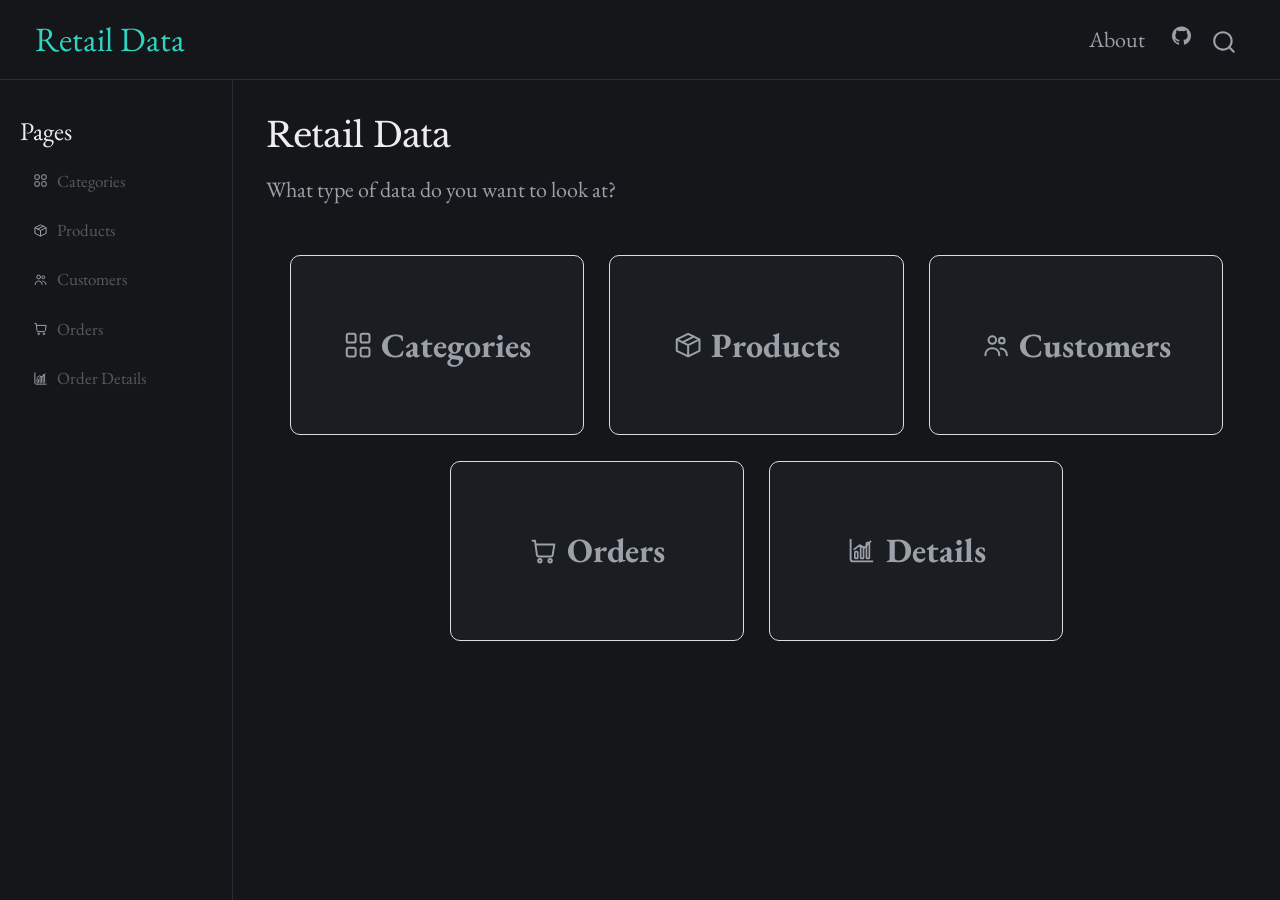
<file: docs/index.html>
<!DOCTYPE html>
<html xmlns="http://www.w3.org/1999/xhtml" lang="en" xml:lang="en"><head>

<meta charset="utf-8">
<meta name="generator" content="quarto-1.10.18">

<meta name="viewport" content="width=device-width, initial-scale=1.0, user-scalable=yes">


<title>Retail Data</title>
<style>
/* Default styles provided by pandoc.
** See https://pandoc.org/MANUAL.html#variables-for-html for config info.
*/
span.smallcaps{font-variant: small-caps;}
div.columns{display: flex; gap: 1.5em;}
div.column{flex: auto;}
@media screen {
div.columns{gap: min(4vw, 1.5em);}
div.column{overflow-x: auto;}
}
div.hanging-indent{margin-left: 1.5em; text-indent: -1.5em;}
ul.task-list{list-style: none;}
ul.task-list li input[type="checkbox"] {
  width: 0.8em;
  margin: 0 0.8em 0.2em -1em; /* quarto-specific, see https://github.com/quarto-dev/quarto-cli/issues/4556 */ 
  vertical-align: middle;
}
</style>


<script src="site_libs/quarto-nav/quarto-nav.js"></script>
<script src="site_libs/clipboard/clipboard.min.js"></script>
<script src="site_libs/quarto-search/autocomplete.umd.js"></script>
<script src="site_libs/quarto-search/fuse.min.js"></script>
<script src="site_libs/quarto-search/quarto-search.js"></script>
<meta name="quarto:offset" content="./">
<script src="site_libs/quarto-html/quarto.js" type="module"></script>
<script src="site_libs/quarto-html/tabsets/tabsets.js" type="module"></script>
<script src="site_libs/quarto-html/popper.min.js"></script>
<script src="site_libs/quarto-html/tippy.umd.min.js"></script>
<link href="site_libs/quarto-html/tippy.css" rel="stylesheet">
<link href="site_libs/quarto-html/quarto-syntax-highlighting-64a204ab8560d761af7679ceaba22944.css" rel="stylesheet" id="quarto-text-highlighting-styles">
<script src="site_libs/bootstrap/bootstrap.min.js"></script>
<link href="site_libs/bootstrap/bootstrap-icons.css" rel="stylesheet">
<link href="site_libs/bootstrap/bootstrap-b3ef42bdc7d74e6e93c7b95da9e3eaf5.min.css" rel="stylesheet" append-hash="true" id="quarto-bootstrap" data-mode="light">
<script id="quarto-search-options" type="application/json">{
  "location": "navbar",
  "copy-button": false,
  "collapse-after": 3,
  "panel-placement": "end",
  "type": "overlay",
  "limit": 50,
  "keyboard-shortcut": [
    "f",
    "/",
    "s"
  ],
  "show-item-context": false,
  "language": {
    "search-no-results-text": "No results",
    "search-matching-documents-text": "matching documents",
    "search-copy-link-title": "Copy link to search",
    "search-hide-matches-text": "Hide additional matches",
    "search-more-match-text": "more match in this document",
    "search-more-matches-text": "more matches in this document",
    "search-clear-button-title": "Clear",
    "search-text-placeholder": "",
    "search-detached-cancel-button-title": "Cancel",
    "search-submit-button-title": "Submit",
    "search-label": "Search"
  }
}</script>


<link rel="stylesheet" href="index.css">
</head>

<body class="nav-sidebar docked nav-fixed quarto-light">

<div id="quarto-search-results"></div>
  <header id="quarto-header" class="headroom fixed-top">
    <nav class="navbar navbar-expand-lg " data-bs-theme="dark">
      <div class="navbar-container container-fluid">
      <div class="navbar-brand-container mx-auto">
    <a class="navbar-brand" href="./index.html">
    <span class="navbar-title">Retail Data</span>
    </a>
  </div>
            <div id="quarto-search" class="" title="Search"></div>
          <button class="navbar-toggler" type="button" data-bs-toggle="collapse" data-bs-target="#navbarCollapse" aria-controls="navbarCollapse" role="menu" aria-expanded="false" aria-label="Toggle navigation" onclick="if (window.quartoToggleHeadroom) { window.quartoToggleHeadroom(); }">
  <span class="navbar-toggler-icon"></span>
</button>
          <div class="collapse navbar-collapse" id="navbarCollapse">
            <ul class="navbar-nav navbar-nav-scroll ms-auto">
  <li class="nav-item">
    <a class="nav-link" href="./about.html"> 
<span class="menu-text">About</span></a>
  </li>  
  <li class="nav-item compact">
    <a class="nav-link" href="https://github.com/theppel/Retail_Data"> <i class="bi bi-github" role="img">
</i> 
<span class="menu-text"></span></a>
  </li>  
</ul>
          </div> <!-- /navcollapse -->
            <div class="quarto-navbar-tools">
</div>
      </div> <!-- /container-fluid -->
    </nav>
  <nav class="quarto-secondary-nav">
    <div class="container-fluid d-flex">
      <button type="button" class="quarto-btn-toggle btn" data-bs-toggle="collapse" role="button" data-bs-target=".quarto-sidebar-collapse-item" aria-controls="quarto-sidebar" aria-expanded="false" aria-label="Toggle sidebar navigation" onclick="if (window.quartoToggleHeadroom) { window.quartoToggleHeadroom(); }">
        <i class="bi bi-layout-text-sidebar-reverse"></i>
      </button>
        <nav class="quarto-page-breadcrumbs" aria-label="breadcrumb"><ol class="breadcrumb"><li class="breadcrumb-item">Retail Data</li></ol></nav>
        <a class="flex-grow-1" role="navigation" data-bs-toggle="collapse" data-bs-target=".quarto-sidebar-collapse-item" aria-controls="quarto-sidebar" aria-expanded="false" aria-label="Toggle sidebar navigation" onclick="if (window.quartoToggleHeadroom) { window.quartoToggleHeadroom(); }">      
        </a>
    </div>
  </nav>
</header>
<!-- content -->
<div id="quarto-content" class="quarto-container page-columns page-rows-contents page-layout-full page-navbar">
<!-- sidebar -->
  <nav id="quarto-sidebar" class="sidebar collapse collapse-horizontal quarto-sidebar-collapse-item sidebar-navigation docked overflow-auto">
    <div class="sidebar-menu-container"> 
    <ul class="list-unstyled mt-1">
        <li class="sidebar-item">
 <span class="menu-text"><span id="sidebar-title">Pages</span></span>
  </li>
        <li class="sidebar-item">
  <div class="sidebar-item-container"> 
  <a href="./categories.html" class="sidebar-item-text sidebar-link">
 <span class="menu-text"><span class="sidebar-icon" style="--icon: url(/icons/categories.svg)"></span>Categories</span></a>
  </div>
</li>
        <li class="sidebar-item">
  <div class="sidebar-item-container"> 
  <a href="./products.html" class="sidebar-item-text sidebar-link">
 <span class="menu-text"><span class="sidebar-icon" style="--icon: url(/icons/products.svg)"></span>Products</span></a>
  </div>
</li>
        <li class="sidebar-item">
  <div class="sidebar-item-container"> 
  <a href="./customers.html" class="sidebar-item-text sidebar-link">
 <span class="menu-text"><span class="sidebar-icon" style="--icon: url(/icons/customers.svg)"></span>Customers</span></a>
  </div>
</li>
        <li class="sidebar-item">
  <div class="sidebar-item-container"> 
  <a href="./orders.html" class="sidebar-item-text sidebar-link">
 <span class="menu-text"><span class="sidebar-icon" style="--icon: url(/icons/orders.svg)"></span>Orders</span></a>
  </div>
</li>
        <li class="sidebar-item">
  <div class="sidebar-item-container"> 
  <a href="./details.html" class="sidebar-item-text sidebar-link">
 <span class="menu-text"><span class="sidebar-icon" style="--icon: url(/icons/order_details.svg)"></span>Order Details</span></a>
  </div>
</li>
    </ul>
    </div>
</nav>
<div id="quarto-sidebar-glass" class="quarto-sidebar-collapse-item" data-bs-toggle="collapse" data-bs-target=".quarto-sidebar-collapse-item"></div>
<!-- margin-sidebar -->
    <div id="quarto-margin-sidebar" class="sidebar margin-sidebar zindex-bottom">
        
    </div>
<!-- main -->
<main class="content column-page-right" id="quarto-document-content">

<header id="title-block-header" class="quarto-title-block default">
<div class="quarto-title">
<h1 class="title">Retail Data</h1>
</div>



<div class="quarto-title-meta column-page-right">

    
  
    
  </div>
  


</header>


<p>What type of data do you want to look at?</p>
<div class="card-grid">
  <a class="card-link" href="./categories.html"><span class="homepage-icon" style="--icon: url(/icons/categories.svg)"></span>Categories</a>
  <a class="card-link" href="./products.html"><span class="homepage-icon" style="--icon: url(/icons/products.svg)"></span>Products</a>
  <a class="card-link" href="./customers.html"><span class="homepage-icon" style="--icon: url(/icons/customers.svg)"></span>Customers</a>
  <a class="card-link" href="./orders.html"><span class="homepage-icon" style="--icon: url(/icons/orders.svg)"></span>Orders</a>
  <a class="card-link" href="./details.html"><span class="homepage-icon" style="--icon: url(/icons/order_details.svg)"></span>Details</a>
</div>



</main> <!-- /main -->
<script id="quarto-html-after-body" type="application/javascript">
  window.document.addEventListener("DOMContentLoaded", function (event) {
    const isCodeAnnotation = (el) => {
      for (const clz of el.classList) {
        if (clz.startsWith('code-annotation-')) {                     
          return true;
        }
      }
      return false;
    }
    const onCopySuccess = function(e) {
      // button target
      const button = e.trigger;
      // don't keep focus
      button.blur();
      // flash "checked"
      button.classList.add('code-copy-button-checked');
      var currentTitle = button.getAttribute("title");
      button.setAttribute("title", "Copied!");
      let tooltip;
      if (window.bootstrap) {
        button.setAttribute("data-bs-toggle", "tooltip");
        button.setAttribute("data-bs-placement", "left");
        button.setAttribute("data-bs-title", "Copied!");
        tooltip = new bootstrap.Tooltip(button, 
          { trigger: "manual", 
            customClass: "code-copy-button-tooltip",
            offset: [0, -8]});
        tooltip.show();    
      }
      setTimeout(function() {
        if (tooltip) {
          tooltip.hide();
          button.removeAttribute("data-bs-title");
          button.removeAttribute("data-bs-toggle");
          button.removeAttribute("data-bs-placement");
        }
        button.setAttribute("title", currentTitle);
        button.classList.remove('code-copy-button-checked');
      }, 1000);
      // clear code selection
      e.clearSelection();
    }
    const getTextToCopy = function(trigger) {
      const outerScaffold = trigger.parentElement.cloneNode(true);
      const codeEl = outerScaffold.querySelector('code');
      for (const childEl of codeEl.children) {
        if (isCodeAnnotation(childEl)) {
          childEl.remove();
        }
      }
      return codeEl.innerText;
    }
    const clipboard = new window.ClipboardJS('.code-copy-button:not([data-in-quarto-modal])', {
      text: getTextToCopy
    });
    clipboard.on('success', onCopySuccess);
    if (window.document.getElementById('quarto-embedded-source-code-modal')) {
      const clipboardModal = new window.ClipboardJS('.code-copy-button[data-in-quarto-modal]', {
        text: getTextToCopy,
        container: window.document.getElementById('quarto-embedded-source-code-modal')
      });
      clipboardModal.on('success', onCopySuccess);
    }
      var localhostRegex = new RegExp(/^(?:http|https):\/\/localhost\:?[0-9]*\//);
      var mailtoRegex = new RegExp(/^mailto:/);
        var filterRegex = new RegExp('/' + window.location.host + '/');
      var isInternal = (href) => {
          return filterRegex.test(href) || localhostRegex.test(href) || mailtoRegex.test(href);
      }
      // Inspect non-navigation links and adorn them if external
     var links = window.document.querySelectorAll('a[href]:not(.nav-link):not(.navbar-brand):not(.toc-action):not(.sidebar-link):not(.sidebar-item-toggle):not(.pagination-link):not(.no-external):not([aria-hidden]):not(.dropdown-item):not(.quarto-navigation-tool):not(.about-link)');
      for (var i=0; i<links.length; i++) {
        const link = links[i];
        if (!isInternal(link.href)) {
          // undo the damage that might have been done by quarto-nav.js in the case of
          // links that we want to consider external
          if (link.dataset.originalHref !== undefined) {
            link.href = link.dataset.originalHref;
          }
        }
      }
    function tippyHover(el, contentFn, onTriggerFn, onUntriggerFn) {
      const config = {
        allowHTML: true,
        maxWidth: 500,
        delay: 100,
        arrow: false,
        appendTo: function(el) {
            return el.parentElement;
        },
        interactive: true,
        interactiveBorder: 10,
        theme: 'quarto',
        placement: 'bottom-start',
      };
      if (contentFn) {
        config.content = contentFn;
      }
      if (onTriggerFn) {
        config.onTrigger = onTriggerFn;
      }
      if (onUntriggerFn) {
        config.onUntrigger = onUntriggerFn;
      }
      window.tippy(el, config); 
    }
    const noterefs = window.document.querySelectorAll('a[role="doc-noteref"]');
    for (var i=0; i<noterefs.length; i++) {
      const ref = noterefs[i];
      tippyHover(ref, function() {
        // use id or data attribute instead here
        let href = ref.getAttribute('data-footnote-href') || ref.getAttribute('href');
        try { href = new URL(href).hash; } catch {}
        const id = href.replace(/^#\/?/, "");
        const note = window.document.getElementById(id);
        if (note) {
          return note.innerHTML;
        } else {
          return "";
        }
      });
    }
    const xrefs = window.document.querySelectorAll('a.quarto-xref');
    const processXRef = (id, note) => {
      // Strip column container classes
      const stripColumnClz = (el) => {
        el.classList.remove("page-full", "page-columns");
        if (el.children) {
          for (const child of el.children) {
            stripColumnClz(child);
          }
        }
      }
      stripColumnClz(note)
      if (id === null || id.startsWith('sec-')) {
        // Special case sections, only their first couple elements
        const container = document.createElement("div");
        if (note.children && note.children.length > 2) {
          container.appendChild(note.children[0].cloneNode(true));
          for (let i = 1; i < note.children.length; i++) {
            const child = note.children[i];
            if (child.tagName === "P" && child.innerText === "") {
              continue;
            } else {
              container.appendChild(child.cloneNode(true));
              break;
            }
          }
          if (window.Quarto?.typesetMath) {
            window.Quarto.typesetMath(container);
          }
          return container.innerHTML
        } else {
          if (window.Quarto?.typesetMath) {
            window.Quarto.typesetMath(note);
          }
          return note.innerHTML;
        }
      } else {
        // Remove any anchor links if they are present
        const anchorLink = note.querySelector('a.anchorjs-link');
        if (anchorLink) {
          anchorLink.remove();
        }
        if (window.Quarto?.typesetMath) {
          window.Quarto.typesetMath(note);
        }
        if (note.classList.contains("callout")) {
          return note.outerHTML;
        } else {
          return note.innerHTML;
        }
      }
    }
    for (var i=0; i<xrefs.length; i++) {
      const xref = xrefs[i];
      tippyHover(xref, undefined, function(instance) {
        instance.disable();
        let url = xref.getAttribute('href');
        let hash = undefined; 
        if (url.startsWith('#')) {
          hash = url;
        } else {
          try { hash = new URL(url).hash; } catch {}
        }
        if (hash) {
          const id = hash.replace(/^#\/?/, "");
          const note = window.document.getElementById(id);
          if (note !== null) {
            try {
              const html = processXRef(id, note.cloneNode(true));
              instance.setContent(html);
            } finally {
              instance.enable();
              instance.show();
            }
          } else {
            // See if we can fetch this
            fetch(url.split('#')[0])
            .then(res => res.text())
            .then(html => {
              const parser = new DOMParser();
              const htmlDoc = parser.parseFromString(html, "text/html");
              const note = htmlDoc.getElementById(id);
              if (note !== null) {
                const html = processXRef(id, note);
                instance.setContent(html);
              } 
            }).finally(() => {
              instance.enable();
              instance.show();
            });
          }
        } else {
          // See if we can fetch a full url (with no hash to target)
          // This is a special case and we should probably do some content thinning / targeting
          fetch(url)
          .then(res => res.text())
          .then(html => {
            const parser = new DOMParser();
            const htmlDoc = parser.parseFromString(html, "text/html");
            const note = htmlDoc.querySelector('main.content');
            if (note !== null) {
              // This should only happen for chapter cross references
              // (since there is no id in the URL)
              // remove the first header
              if (note.children.length > 0 && note.children[0].tagName === "HEADER") {
                note.children[0].remove();
              }
              const html = processXRef(null, note);
              instance.setContent(html);
            } 
          }).finally(() => {
            instance.enable();
            instance.show();
          });
        }
      }, function(instance) {
      });
    }
        let selectedAnnoteEl;
        const selectorForAnnotation = ( cell, annotation) => {
          let cellAttr = 'data-code-cell="' + cell + '"';
          let lineAttr = 'data-code-annotation="' +  annotation + '"';
          const selector = 'span[' + cellAttr + '][' + lineAttr + ']';
          return selector;
        }
        const selectCodeLines = (annoteEl) => {
          const doc = window.document;
          const targetCell = annoteEl.getAttribute("data-target-cell");
          const targetAnnotation = annoteEl.getAttribute("data-target-annotation");
          const annoteSpan = window.document.querySelector(selectorForAnnotation(targetCell, targetAnnotation));
          const lines = annoteSpan.getAttribute("data-code-lines").split(",");
          const lineIds = lines.map((line) => {
            return targetCell + "-" + line;
          })
          let top = null;
          let height = null;
          let parent = null;
          if (lineIds.length > 0) {
              //compute the position of the single el (top and bottom and make a div)
              const el = window.document.getElementById(lineIds[0]);
              top = el.offsetTop;
              height = el.offsetHeight;
              parent = el.parentElement.parentElement;
            if (lineIds.length > 1) {
              const lastEl = window.document.getElementById(lineIds[lineIds.length - 1]);
              const bottom = lastEl.offsetTop + lastEl.offsetHeight;
              height = bottom - top;
            }
            if (top !== null && height !== null && parent !== null) {
              // cook up a div (if necessary) and position it 
              let div = window.document.getElementById("code-annotation-line-highlight");
              if (div === null) {
                div = window.document.createElement("div");
                div.setAttribute("id", "code-annotation-line-highlight");
                div.style.position = 'absolute';
                parent.appendChild(div);
              }
              div.style.top = top - 2 + "px";
              div.style.height = height + 4 + "px";
              div.style.left = 0;
              let gutterDiv = window.document.getElementById("code-annotation-line-highlight-gutter");
              if (gutterDiv === null) {
                gutterDiv = window.document.createElement("div");
                gutterDiv.setAttribute("id", "code-annotation-line-highlight-gutter");
                gutterDiv.style.position = 'absolute';
                const codeCell = window.document.getElementById(targetCell);
                const gutter = codeCell.querySelector('.code-annotation-gutter');
                gutter.appendChild(gutterDiv);
              }
              gutterDiv.style.top = top - 2 + "px";
              gutterDiv.style.height = height + 4 + "px";
            }
            selectedAnnoteEl = annoteEl;
          }
        };
        const unselectCodeLines = () => {
          const elementsIds = ["code-annotation-line-highlight", "code-annotation-line-highlight-gutter"];
          elementsIds.forEach((elId) => {
            const div = window.document.getElementById(elId);
            if (div) {
              div.remove();
            }
          });
          selectedAnnoteEl = undefined;
        };
          // Handle positioning of the toggle
      window.addEventListener(
        "resize",
        throttle(() => {
          elRect = undefined;
          if (selectedAnnoteEl) {
            selectCodeLines(selectedAnnoteEl);
          }
        }, 10)
      );
      function throttle(fn, ms) {
      let throttle = false;
      let timer;
        return (...args) => {
          if(!throttle) { // first call gets through
              fn.apply(this, args);
              throttle = true;
          } else { // all the others get throttled
              if(timer) clearTimeout(timer); // cancel #2
              timer = setTimeout(() => {
                fn.apply(this, args);
                timer = throttle = false;
              }, ms);
          }
        };
      }
        // Attach click handler to the DT
        const annoteDls = window.document.querySelectorAll('dt[data-target-cell]');
        for (const annoteDlNode of annoteDls) {
          annoteDlNode.addEventListener('click', (event) => {
            const clickedEl = event.target;
            if (clickedEl !== selectedAnnoteEl) {
              unselectCodeLines();
              const activeEl = window.document.querySelector('dt[data-target-cell].code-annotation-active');
              if (activeEl) {
                activeEl.classList.remove('code-annotation-active');
              }
              selectCodeLines(clickedEl);
              clickedEl.classList.add('code-annotation-active');
            } else {
              // Unselect the line
              unselectCodeLines();
              clickedEl.classList.remove('code-annotation-active');
            }
          });
        }
    const findCites = (el) => {
      const parentEl = el.parentElement;
      if (parentEl) {
        const cites = parentEl.dataset.cites;
        if (cites) {
          return {
            el,
            cites: cites.split(' ')
          };
        } else {
          return findCites(el.parentElement)
        }
      } else {
        return undefined;
      }
    };
    var bibliorefs = window.document.querySelectorAll('a[role="doc-biblioref"]');
    for (var i=0; i<bibliorefs.length; i++) {
      const ref = bibliorefs[i];
      const citeInfo = findCites(ref);
      if (citeInfo) {
        tippyHover(citeInfo.el, function() {
          var popup = window.document.createElement('div');
          citeInfo.cites.forEach(function(cite) {
            var citeDiv = window.document.createElement('div');
            citeDiv.classList.add('hanging-indent');
            citeDiv.classList.add('csl-entry');
            var biblioDiv = window.document.getElementById('ref-' + cite);
            if (biblioDiv) {
              citeDiv.innerHTML = biblioDiv.innerHTML;
            }
            popup.appendChild(citeDiv);
          });
          return popup.innerHTML;
        });
      }
    }
  });
  </script>
</div> <!-- /content -->




</body></html>
</file>
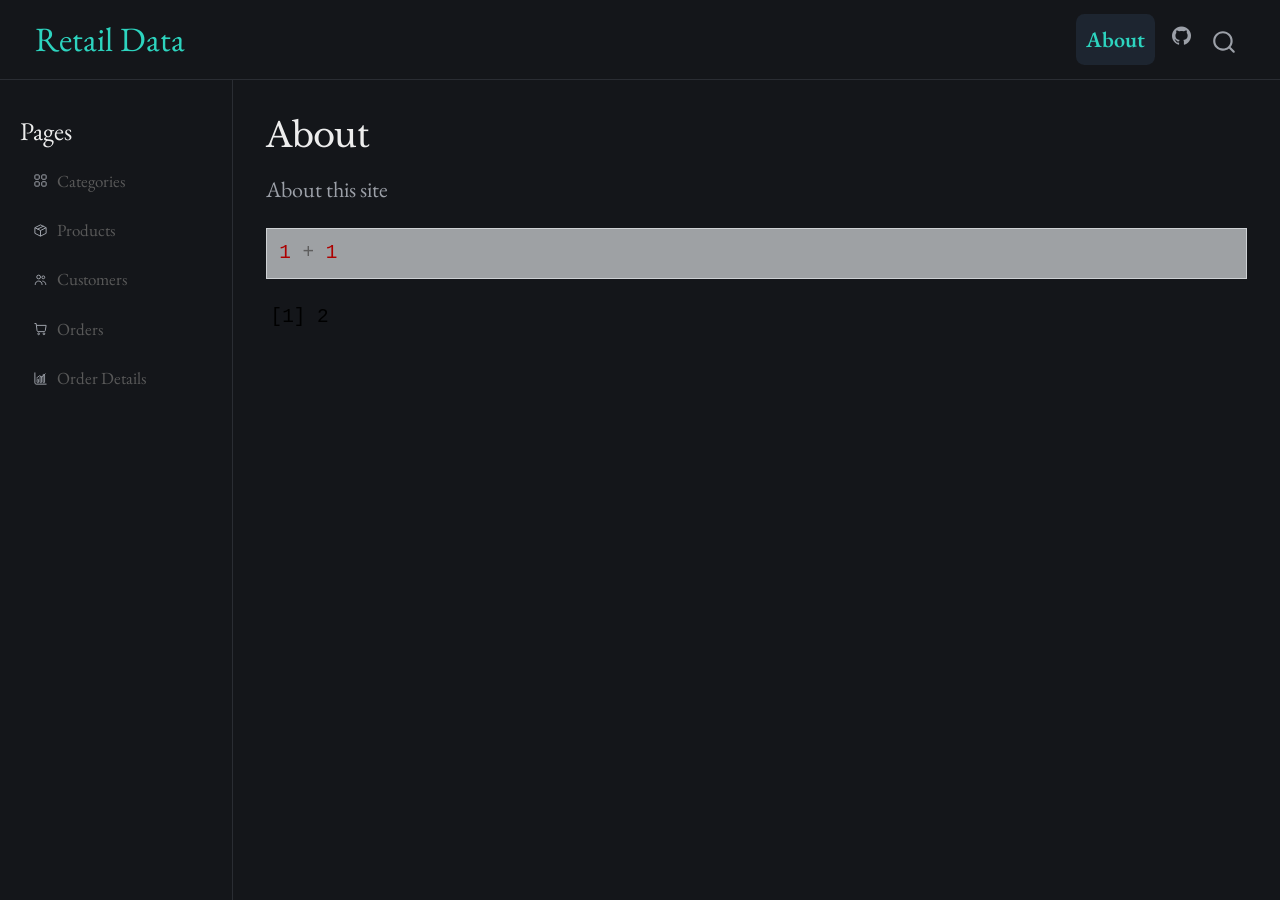
<file: docs/about.html>
<!DOCTYPE html>
<html xmlns="http://www.w3.org/1999/xhtml" lang="en" xml:lang="en"><head>

<meta charset="utf-8">
<meta name="generator" content="quarto-1.10.18">

<meta name="viewport" content="width=device-width, initial-scale=1.0, user-scalable=yes">


<title>About – Retail Data</title>
<style>
/* Default styles provided by pandoc.
** See https://pandoc.org/MANUAL.html#variables-for-html for config info.
*/
span.smallcaps{font-variant: small-caps;}
div.columns{display: flex; gap: 1.5em;}
div.column{flex: auto;}
@media screen {
div.columns{gap: min(4vw, 1.5em);}
div.column{overflow-x: auto;}
}
div.hanging-indent{margin-left: 1.5em; text-indent: -1.5em;}
ul.task-list{list-style: none;}
ul.task-list li input[type="checkbox"] {
  width: 0.8em;
  margin: 0 0.8em 0.2em -1em; /* quarto-specific, see https://github.com/quarto-dev/quarto-cli/issues/4556 */ 
  vertical-align: middle;
}
/* CSS for syntax highlighting */
html { -webkit-text-size-adjust: 100%; }
pre > code.sourceCode { white-space: pre; position: relative; }
pre > code.sourceCode > span { display: inline-block; line-height: 1.25; }
pre > code.sourceCode > span:empty { height: 1.2em; }
.sourceCode { overflow: visible; }
code.sourceCode > span { color: inherit; text-decoration: inherit; }
div.sourceCode { margin: 1em 0; }
pre.sourceCode { margin: 0; }
@media screen {
div.sourceCode { overflow: auto; }
}
@media print {
pre > code.sourceCode { white-space: pre-wrap; }
pre > code.sourceCode > span { text-indent: -5em; padding-left: 5em; }
}
pre.numberSource code
  { counter-reset: source-line 0; }
pre.numberSource code > span
  { position: relative; left: -4em; counter-increment: source-line; }
pre.numberSource code > span > a:first-child::before
  { content: counter(source-line);
    position: relative; left: -1em; text-align: right; vertical-align: baseline;
    border: none; display: inline-block;
    -webkit-touch-callout: none; -webkit-user-select: none;
    -khtml-user-select: none; -moz-user-select: none;
    -ms-user-select: none; user-select: none;
    padding: 0 4px; width: 4em;
  }
pre.numberSource { margin-left: 3em;  padding-left: 4px; }
div.sourceCode
  {   }
@media screen {
pre > code.sourceCode > span > a:first-child::before { text-decoration: underline; }
}
</style>


<script src="site_libs/quarto-nav/quarto-nav.js"></script>
<script src="site_libs/clipboard/clipboard.min.js"></script>
<script src="site_libs/quarto-search/autocomplete.umd.js"></script>
<script src="site_libs/quarto-search/fuse.min.js"></script>
<script src="site_libs/quarto-search/quarto-search.js"></script>
<meta name="quarto:offset" content="./">
<script src="site_libs/quarto-html/quarto.js" type="module"></script>
<script src="site_libs/quarto-html/tabsets/tabsets.js" type="module"></script>
<script src="site_libs/quarto-html/popper.min.js"></script>
<script src="site_libs/quarto-html/tippy.umd.min.js"></script>
<script src="site_libs/quarto-html/anchor.min.js"></script>
<link href="site_libs/quarto-html/tippy.css" rel="stylesheet">
<link href="site_libs/quarto-html/quarto-syntax-highlighting-64a204ab8560d761af7679ceaba22944.css" rel="stylesheet" id="quarto-text-highlighting-styles">
<script src="site_libs/bootstrap/bootstrap.min.js"></script>
<link href="site_libs/bootstrap/bootstrap-icons.css" rel="stylesheet">
<link href="site_libs/bootstrap/bootstrap-b3ef42bdc7d74e6e93c7b95da9e3eaf5.min.css" rel="stylesheet" append-hash="true" id="quarto-bootstrap" data-mode="light">
<script id="quarto-search-options" type="application/json">{
  "location": "navbar",
  "copy-button": false,
  "collapse-after": 3,
  "panel-placement": "end",
  "type": "overlay",
  "limit": 50,
  "keyboard-shortcut": [
    "f",
    "/",
    "s"
  ],
  "show-item-context": false,
  "language": {
    "search-no-results-text": "No results",
    "search-matching-documents-text": "matching documents",
    "search-copy-link-title": "Copy link to search",
    "search-hide-matches-text": "Hide additional matches",
    "search-more-match-text": "more match in this document",
    "search-more-matches-text": "more matches in this document",
    "search-clear-button-title": "Clear",
    "search-text-placeholder": "",
    "search-detached-cancel-button-title": "Cancel",
    "search-submit-button-title": "Submit",
    "search-label": "Search"
  }
}</script>


</head>

<body class="nav-sidebar docked nav-fixed quarto-light">

<div id="quarto-search-results"></div>
  <header id="quarto-header" class="headroom fixed-top">
    <nav class="navbar navbar-expand-lg " data-bs-theme="dark">
      <div class="navbar-container container-fluid">
      <div class="navbar-brand-container mx-auto">
    <a class="navbar-brand" href="./index.html">
    <span class="navbar-title">Retail Data</span>
    </a>
  </div>
            <div id="quarto-search" class="" title="Search"></div>
          <button class="navbar-toggler" type="button" data-bs-toggle="collapse" data-bs-target="#navbarCollapse" aria-controls="navbarCollapse" role="menu" aria-expanded="false" aria-label="Toggle navigation" onclick="if (window.quartoToggleHeadroom) { window.quartoToggleHeadroom(); }">
  <span class="navbar-toggler-icon"></span>
</button>
          <div class="collapse navbar-collapse" id="navbarCollapse">
            <ul class="navbar-nav navbar-nav-scroll ms-auto">
  <li class="nav-item">
    <a class="nav-link active" href="./about.html" aria-current="page"> 
<span class="menu-text">About</span></a>
  </li>  
  <li class="nav-item compact">
    <a class="nav-link" href="https://github.com/theppel/Retail_Data"> <i class="bi bi-github" role="img">
</i> 
<span class="menu-text"></span></a>
  </li>  
</ul>
          </div> <!-- /navcollapse -->
            <div class="quarto-navbar-tools">
</div>
      </div> <!-- /container-fluid -->
    </nav>
  <nav class="quarto-secondary-nav">
    <div class="container-fluid d-flex">
      <button type="button" class="quarto-btn-toggle btn" data-bs-toggle="collapse" role="button" data-bs-target=".quarto-sidebar-collapse-item" aria-controls="quarto-sidebar" aria-expanded="false" aria-label="Toggle sidebar navigation" onclick="if (window.quartoToggleHeadroom) { window.quartoToggleHeadroom(); }">
        <i class="bi bi-layout-text-sidebar-reverse"></i>
      </button>
        <nav class="quarto-page-breadcrumbs" aria-label="breadcrumb"><ol class="breadcrumb"><li class="breadcrumb-item">About</li></ol></nav>
        <a class="flex-grow-1" role="navigation" data-bs-toggle="collapse" data-bs-target=".quarto-sidebar-collapse-item" aria-controls="quarto-sidebar" aria-expanded="false" aria-label="Toggle sidebar navigation" onclick="if (window.quartoToggleHeadroom) { window.quartoToggleHeadroom(); }">      
        </a>
    </div>
  </nav>
</header>
<!-- content -->
<div id="quarto-content" class="quarto-container page-columns page-rows-contents page-layout-full page-navbar">
<!-- sidebar -->
  <nav id="quarto-sidebar" class="sidebar collapse collapse-horizontal quarto-sidebar-collapse-item sidebar-navigation docked overflow-auto">
    <div class="sidebar-menu-container"> 
    <ul class="list-unstyled mt-1">
        <li class="sidebar-item">
 <span class="menu-text"><span id="sidebar-title">Pages</span></span>
  </li>
        <li class="sidebar-item">
  <div class="sidebar-item-container"> 
  <a href="./categories.html" class="sidebar-item-text sidebar-link">
 <span class="menu-text"><span class="sidebar-icon" style="--icon: url(/icons/categories.svg)"></span>Categories</span></a>
  </div>
</li>
        <li class="sidebar-item">
  <div class="sidebar-item-container"> 
  <a href="./products.html" class="sidebar-item-text sidebar-link">
 <span class="menu-text"><span class="sidebar-icon" style="--icon: url(/icons/products.svg)"></span>Products</span></a>
  </div>
</li>
        <li class="sidebar-item">
  <div class="sidebar-item-container"> 
  <a href="./customers.html" class="sidebar-item-text sidebar-link">
 <span class="menu-text"><span class="sidebar-icon" style="--icon: url(/icons/customers.svg)"></span>Customers</span></a>
  </div>
</li>
        <li class="sidebar-item">
  <div class="sidebar-item-container"> 
  <a href="./orders.html" class="sidebar-item-text sidebar-link">
 <span class="menu-text"><span class="sidebar-icon" style="--icon: url(/icons/orders.svg)"></span>Orders</span></a>
  </div>
</li>
        <li class="sidebar-item">
  <div class="sidebar-item-container"> 
  <a href="./details.html" class="sidebar-item-text sidebar-link">
 <span class="menu-text"><span class="sidebar-icon" style="--icon: url(/icons/order_details.svg)"></span>Order Details</span></a>
  </div>
</li>
    </ul>
    </div>
</nav>
<div id="quarto-sidebar-glass" class="quarto-sidebar-collapse-item" data-bs-toggle="collapse" data-bs-target=".quarto-sidebar-collapse-item"></div>
<!-- margin-sidebar -->
    <div id="quarto-margin-sidebar" class="sidebar margin-sidebar zindex-bottom">
        
    </div>
<!-- main -->
<main class="content column-page-right" id="quarto-document-content">

<header id="title-block-header" class="quarto-title-block default">
<div class="quarto-title">
<h1 class="title">About</h1>
</div>



<div class="quarto-title-meta column-page-right">

    
  
    
  </div>
  


</header>


<p>About this site</p>
<div class="cell">
<div class="code-copy-outer-scaffold"><div class="sourceCode cell-code" id="cb1"><pre class="sourceCode r code-with-copy"><code class="sourceCode r"><span id="cb1-1"><a href="#cb1-1" aria-hidden="true" tabindex="-1"></a><span class="dv">1</span> <span class="sc">+</span> <span class="dv">1</span></span></code></pre></div><button title="Copy to Clipboard" class="code-copy-button"><i class="bi"></i></button></div>
<div class="cell-output cell-output-stdout">
<pre><code>[1] 2</code></pre>
</div>
</div>



</main> <!-- /main -->
<script id="quarto-html-after-body" type="application/javascript">
  window.document.addEventListener("DOMContentLoaded", function (event) {
    const icon = "";
    const anchorJS = new window.AnchorJS();
    anchorJS.options = {
      placement: 'right',
      icon: icon
    };
    anchorJS.add('.anchored');
    const isCodeAnnotation = (el) => {
      for (const clz of el.classList) {
        if (clz.startsWith('code-annotation-')) {                     
          return true;
        }
      }
      return false;
    }
    const onCopySuccess = function(e) {
      // button target
      const button = e.trigger;
      // don't keep focus
      button.blur();
      // flash "checked"
      button.classList.add('code-copy-button-checked');
      var currentTitle = button.getAttribute("title");
      button.setAttribute("title", "Copied!");
      let tooltip;
      if (window.bootstrap) {
        button.setAttribute("data-bs-toggle", "tooltip");
        button.setAttribute("data-bs-placement", "left");
        button.setAttribute("data-bs-title", "Copied!");
        tooltip = new bootstrap.Tooltip(button, 
          { trigger: "manual", 
            customClass: "code-copy-button-tooltip",
            offset: [0, -8]});
        tooltip.show();    
      }
      setTimeout(function() {
        if (tooltip) {
          tooltip.hide();
          button.removeAttribute("data-bs-title");
          button.removeAttribute("data-bs-toggle");
          button.removeAttribute("data-bs-placement");
        }
        button.setAttribute("title", currentTitle);
        button.classList.remove('code-copy-button-checked');
      }, 1000);
      // clear code selection
      e.clearSelection();
    }
    const getTextToCopy = function(trigger) {
      const outerScaffold = trigger.parentElement.cloneNode(true);
      const codeEl = outerScaffold.querySelector('code');
      for (const childEl of codeEl.children) {
        if (isCodeAnnotation(childEl)) {
          childEl.remove();
        }
      }
      return codeEl.innerText;
    }
    const clipboard = new window.ClipboardJS('.code-copy-button:not([data-in-quarto-modal])', {
      text: getTextToCopy
    });
    clipboard.on('success', onCopySuccess);
    if (window.document.getElementById('quarto-embedded-source-code-modal')) {
      const clipboardModal = new window.ClipboardJS('.code-copy-button[data-in-quarto-modal]', {
        text: getTextToCopy,
        container: window.document.getElementById('quarto-embedded-source-code-modal')
      });
      clipboardModal.on('success', onCopySuccess);
    }
      var localhostRegex = new RegExp(/^(?:http|https):\/\/localhost\:?[0-9]*\//);
      var mailtoRegex = new RegExp(/^mailto:/);
        var filterRegex = new RegExp('/' + window.location.host + '/');
      var isInternal = (href) => {
          return filterRegex.test(href) || localhostRegex.test(href) || mailtoRegex.test(href);
      }
      // Inspect non-navigation links and adorn them if external
     var links = window.document.querySelectorAll('a[href]:not(.nav-link):not(.navbar-brand):not(.toc-action):not(.sidebar-link):not(.sidebar-item-toggle):not(.pagination-link):not(.no-external):not([aria-hidden]):not(.dropdown-item):not(.quarto-navigation-tool):not(.about-link)');
      for (var i=0; i<links.length; i++) {
        const link = links[i];
        if (!isInternal(link.href)) {
          // undo the damage that might have been done by quarto-nav.js in the case of
          // links that we want to consider external
          if (link.dataset.originalHref !== undefined) {
            link.href = link.dataset.originalHref;
          }
        }
      }
    function tippyHover(el, contentFn, onTriggerFn, onUntriggerFn) {
      const config = {
        allowHTML: true,
        maxWidth: 500,
        delay: 100,
        arrow: false,
        appendTo: function(el) {
            return el.parentElement;
        },
        interactive: true,
        interactiveBorder: 10,
        theme: 'quarto',
        placement: 'bottom-start',
      };
      if (contentFn) {
        config.content = contentFn;
      }
      if (onTriggerFn) {
        config.onTrigger = onTriggerFn;
      }
      if (onUntriggerFn) {
        config.onUntrigger = onUntriggerFn;
      }
      window.tippy(el, config); 
    }
    const noterefs = window.document.querySelectorAll('a[role="doc-noteref"]');
    for (var i=0; i<noterefs.length; i++) {
      const ref = noterefs[i];
      tippyHover(ref, function() {
        // use id or data attribute instead here
        let href = ref.getAttribute('data-footnote-href') || ref.getAttribute('href');
        try { href = new URL(href).hash; } catch {}
        const id = href.replace(/^#\/?/, "");
        const note = window.document.getElementById(id);
        if (note) {
          return note.innerHTML;
        } else {
          return "";
        }
      });
    }
    const xrefs = window.document.querySelectorAll('a.quarto-xref');
    const processXRef = (id, note) => {
      // Strip column container classes
      const stripColumnClz = (el) => {
        el.classList.remove("page-full", "page-columns");
        if (el.children) {
          for (const child of el.children) {
            stripColumnClz(child);
          }
        }
      }
      stripColumnClz(note)
      if (id === null || id.startsWith('sec-')) {
        // Special case sections, only their first couple elements
        const container = document.createElement("div");
        if (note.children && note.children.length > 2) {
          container.appendChild(note.children[0].cloneNode(true));
          for (let i = 1; i < note.children.length; i++) {
            const child = note.children[i];
            if (child.tagName === "P" && child.innerText === "") {
              continue;
            } else {
              container.appendChild(child.cloneNode(true));
              break;
            }
          }
          if (window.Quarto?.typesetMath) {
            window.Quarto.typesetMath(container);
          }
          return container.innerHTML
        } else {
          if (window.Quarto?.typesetMath) {
            window.Quarto.typesetMath(note);
          }
          return note.innerHTML;
        }
      } else {
        // Remove any anchor links if they are present
        const anchorLink = note.querySelector('a.anchorjs-link');
        if (anchorLink) {
          anchorLink.remove();
        }
        if (window.Quarto?.typesetMath) {
          window.Quarto.typesetMath(note);
        }
        if (note.classList.contains("callout")) {
          return note.outerHTML;
        } else {
          return note.innerHTML;
        }
      }
    }
    for (var i=0; i<xrefs.length; i++) {
      const xref = xrefs[i];
      tippyHover(xref, undefined, function(instance) {
        instance.disable();
        let url = xref.getAttribute('href');
        let hash = undefined; 
        if (url.startsWith('#')) {
          hash = url;
        } else {
          try { hash = new URL(url).hash; } catch {}
        }
        if (hash) {
          const id = hash.replace(/^#\/?/, "");
          const note = window.document.getElementById(id);
          if (note !== null) {
            try {
              const html = processXRef(id, note.cloneNode(true));
              instance.setContent(html);
            } finally {
              instance.enable();
              instance.show();
            }
          } else {
            // See if we can fetch this
            fetch(url.split('#')[0])
            .then(res => res.text())
            .then(html => {
              const parser = new DOMParser();
              const htmlDoc = parser.parseFromString(html, "text/html");
              const note = htmlDoc.getElementById(id);
              if (note !== null) {
                const html = processXRef(id, note);
                instance.setContent(html);
              } 
            }).finally(() => {
              instance.enable();
              instance.show();
            });
          }
        } else {
          // See if we can fetch a full url (with no hash to target)
          // This is a special case and we should probably do some content thinning / targeting
          fetch(url)
          .then(res => res.text())
          .then(html => {
            const parser = new DOMParser();
            const htmlDoc = parser.parseFromString(html, "text/html");
            const note = htmlDoc.querySelector('main.content');
            if (note !== null) {
              // This should only happen for chapter cross references
              // (since there is no id in the URL)
              // remove the first header
              if (note.children.length > 0 && note.children[0].tagName === "HEADER") {
                note.children[0].remove();
              }
              const html = processXRef(null, note);
              instance.setContent(html);
            } 
          }).finally(() => {
            instance.enable();
            instance.show();
          });
        }
      }, function(instance) {
      });
    }
        let selectedAnnoteEl;
        const selectorForAnnotation = ( cell, annotation) => {
          let cellAttr = 'data-code-cell="' + cell + '"';
          let lineAttr = 'data-code-annotation="' +  annotation + '"';
          const selector = 'span[' + cellAttr + '][' + lineAttr + ']';
          return selector;
        }
        const selectCodeLines = (annoteEl) => {
          const doc = window.document;
          const targetCell = annoteEl.getAttribute("data-target-cell");
          const targetAnnotation = annoteEl.getAttribute("data-target-annotation");
          const annoteSpan = window.document.querySelector(selectorForAnnotation(targetCell, targetAnnotation));
          const lines = annoteSpan.getAttribute("data-code-lines").split(",");
          const lineIds = lines.map((line) => {
            return targetCell + "-" + line;
          })
          let top = null;
          let height = null;
          let parent = null;
          if (lineIds.length > 0) {
              //compute the position of the single el (top and bottom and make a div)
              const el = window.document.getElementById(lineIds[0]);
              top = el.offsetTop;
              height = el.offsetHeight;
              parent = el.parentElement.parentElement;
            if (lineIds.length > 1) {
              const lastEl = window.document.getElementById(lineIds[lineIds.length - 1]);
              const bottom = lastEl.offsetTop + lastEl.offsetHeight;
              height = bottom - top;
            }
            if (top !== null && height !== null && parent !== null) {
              // cook up a div (if necessary) and position it 
              let div = window.document.getElementById("code-annotation-line-highlight");
              if (div === null) {
                div = window.document.createElement("div");
                div.setAttribute("id", "code-annotation-line-highlight");
                div.style.position = 'absolute';
                parent.appendChild(div);
              }
              div.style.top = top - 2 + "px";
              div.style.height = height + 4 + "px";
              div.style.left = 0;
              let gutterDiv = window.document.getElementById("code-annotation-line-highlight-gutter");
              if (gutterDiv === null) {
                gutterDiv = window.document.createElement("div");
                gutterDiv.setAttribute("id", "code-annotation-line-highlight-gutter");
                gutterDiv.style.position = 'absolute';
                const codeCell = window.document.getElementById(targetCell);
                const gutter = codeCell.querySelector('.code-annotation-gutter');
                gutter.appendChild(gutterDiv);
              }
              gutterDiv.style.top = top - 2 + "px";
              gutterDiv.style.height = height + 4 + "px";
            }
            selectedAnnoteEl = annoteEl;
          }
        };
        const unselectCodeLines = () => {
          const elementsIds = ["code-annotation-line-highlight", "code-annotation-line-highlight-gutter"];
          elementsIds.forEach((elId) => {
            const div = window.document.getElementById(elId);
            if (div) {
              div.remove();
            }
          });
          selectedAnnoteEl = undefined;
        };
          // Handle positioning of the toggle
      window.addEventListener(
        "resize",
        throttle(() => {
          elRect = undefined;
          if (selectedAnnoteEl) {
            selectCodeLines(selectedAnnoteEl);
          }
        }, 10)
      );
      function throttle(fn, ms) {
      let throttle = false;
      let timer;
        return (...args) => {
          if(!throttle) { // first call gets through
              fn.apply(this, args);
              throttle = true;
          } else { // all the others get throttled
              if(timer) clearTimeout(timer); // cancel #2
              timer = setTimeout(() => {
                fn.apply(this, args);
                timer = throttle = false;
              }, ms);
          }
        };
      }
        // Attach click handler to the DT
        const annoteDls = window.document.querySelectorAll('dt[data-target-cell]');
        for (const annoteDlNode of annoteDls) {
          annoteDlNode.addEventListener('click', (event) => {
            const clickedEl = event.target;
            if (clickedEl !== selectedAnnoteEl) {
              unselectCodeLines();
              const activeEl = window.document.querySelector('dt[data-target-cell].code-annotation-active');
              if (activeEl) {
                activeEl.classList.remove('code-annotation-active');
              }
              selectCodeLines(clickedEl);
              clickedEl.classList.add('code-annotation-active');
            } else {
              // Unselect the line
              unselectCodeLines();
              clickedEl.classList.remove('code-annotation-active');
            }
          });
        }
    const findCites = (el) => {
      const parentEl = el.parentElement;
      if (parentEl) {
        const cites = parentEl.dataset.cites;
        if (cites) {
          return {
            el,
            cites: cites.split(' ')
          };
        } else {
          return findCites(el.parentElement)
        }
      } else {
        return undefined;
      }
    };
    var bibliorefs = window.document.querySelectorAll('a[role="doc-biblioref"]');
    for (var i=0; i<bibliorefs.length; i++) {
      const ref = bibliorefs[i];
      const citeInfo = findCites(ref);
      if (citeInfo) {
        tippyHover(citeInfo.el, function() {
          var popup = window.document.createElement('div');
          citeInfo.cites.forEach(function(cite) {
            var citeDiv = window.document.createElement('div');
            citeDiv.classList.add('hanging-indent');
            citeDiv.classList.add('csl-entry');
            var biblioDiv = window.document.getElementById('ref-' + cite);
            if (biblioDiv) {
              citeDiv.innerHTML = biblioDiv.innerHTML;
            }
            popup.appendChild(citeDiv);
          });
          return popup.innerHTML;
        });
      }
    }
  });
  </script>
</div> <!-- /content -->




</body></html>
</file>
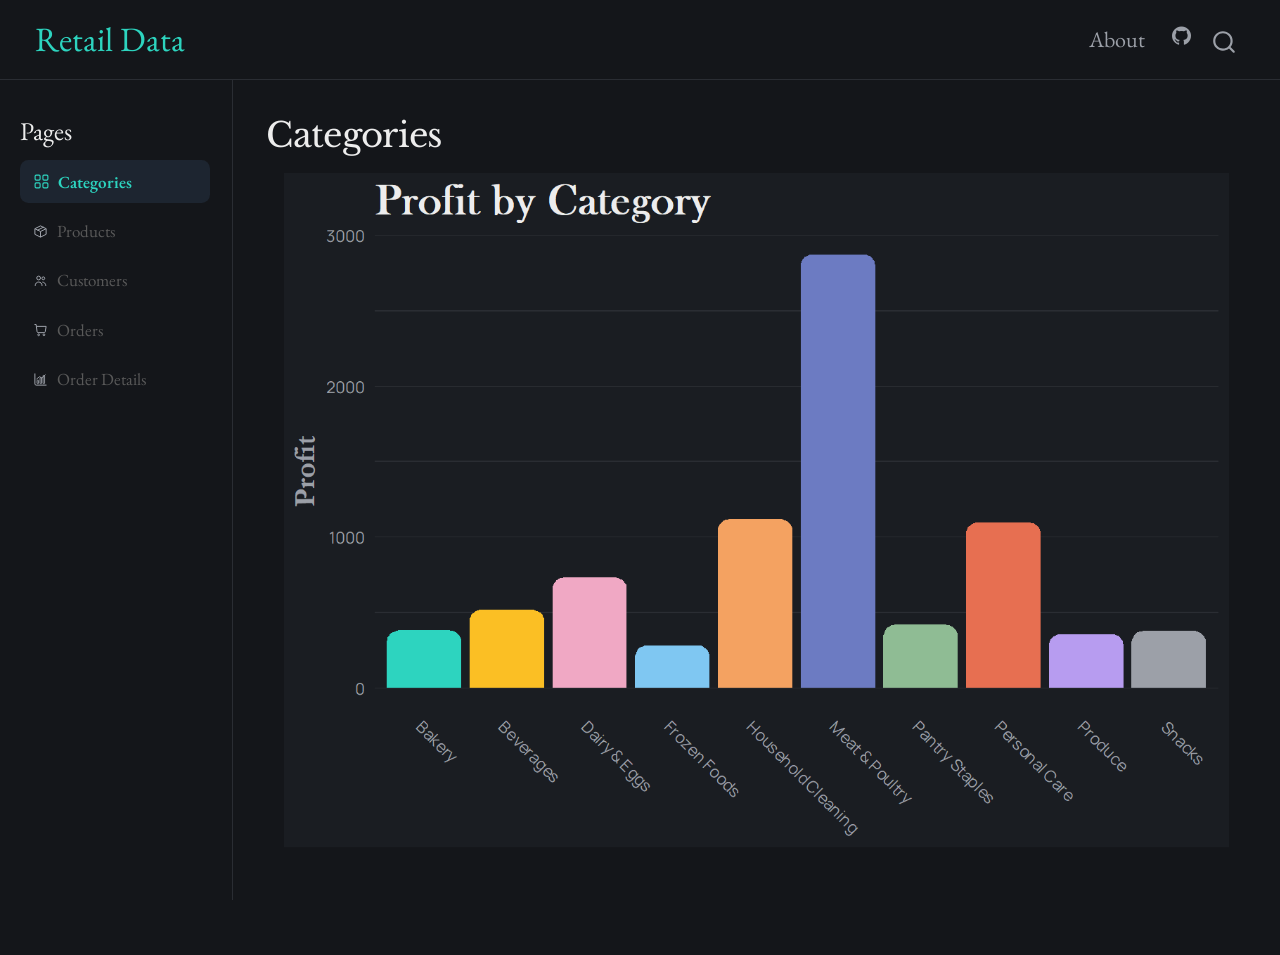
<file: docs/categories.html>
<!DOCTYPE html>
<html xmlns="http://www.w3.org/1999/xhtml" lang="en" xml:lang="en"><head>

<meta charset="utf-8">
<meta name="generator" content="quarto-1.10.18">

<meta name="viewport" content="width=device-width, initial-scale=1.0, user-scalable=yes">


<title>Categories – Retail Data</title>
<style>
/* Default styles provided by pandoc.
** See https://pandoc.org/MANUAL.html#variables-for-html for config info.
*/
span.smallcaps{font-variant: small-caps;}
div.columns{display: flex; gap: 1.5em;}
div.column{flex: auto;}
@media screen {
div.columns{gap: min(4vw, 1.5em);}
div.column{overflow-x: auto;}
}
div.hanging-indent{margin-left: 1.5em; text-indent: -1.5em;}
ul.task-list{list-style: none;}
ul.task-list li input[type="checkbox"] {
  width: 0.8em;
  margin: 0 0.8em 0.2em -1em; /* quarto-specific, see https://github.com/quarto-dev/quarto-cli/issues/4556 */ 
  vertical-align: middle;
}
</style>


<script src="site_libs/quarto-nav/quarto-nav.js"></script>
<script src="site_libs/clipboard/clipboard.min.js"></script>
<script src="site_libs/quarto-search/autocomplete.umd.js"></script>
<script src="site_libs/quarto-search/fuse.min.js"></script>
<script src="site_libs/quarto-search/quarto-search.js"></script>
<meta name="quarto:offset" content="./">
<script src="site_libs/quarto-html/quarto.js" type="module"></script>
<script src="site_libs/quarto-html/tabsets/tabsets.js" type="module"></script>
<script src="site_libs/quarto-html/popper.min.js"></script>
<script src="site_libs/quarto-html/tippy.umd.min.js"></script>
<script src="site_libs/quarto-html/anchor.min.js"></script>
<link href="site_libs/quarto-html/tippy.css" rel="stylesheet">
<link href="site_libs/quarto-html/quarto-syntax-highlighting-64a204ab8560d761af7679ceaba22944.css" rel="stylesheet" id="quarto-text-highlighting-styles">
<script src="site_libs/bootstrap/bootstrap.min.js"></script>
<link href="site_libs/bootstrap/bootstrap-icons.css" rel="stylesheet">
<link href="site_libs/bootstrap/bootstrap-b3ef42bdc7d74e6e93c7b95da9e3eaf5.min.css" rel="stylesheet" append-hash="true" id="quarto-bootstrap" data-mode="light">
<script id="quarto-search-options" type="application/json">{
  "location": "navbar",
  "copy-button": false,
  "collapse-after": 3,
  "panel-placement": "end",
  "type": "overlay",
  "limit": 50,
  "keyboard-shortcut": [
    "f",
    "/",
    "s"
  ],
  "show-item-context": false,
  "language": {
    "search-no-results-text": "No results",
    "search-matching-documents-text": "matching documents",
    "search-copy-link-title": "Copy link to search",
    "search-hide-matches-text": "Hide additional matches",
    "search-more-match-text": "more match in this document",
    "search-more-matches-text": "more matches in this document",
    "search-clear-button-title": "Clear",
    "search-text-placeholder": "",
    "search-detached-cancel-button-title": "Cancel",
    "search-submit-button-title": "Submit",
    "search-label": "Search"
  }
}</script>


</head>

<body class="nav-sidebar docked nav-fixed quarto-light">

<div id="quarto-search-results"></div>
  <header id="quarto-header" class="headroom fixed-top">
    <nav class="navbar navbar-expand-lg " data-bs-theme="dark">
      <div class="navbar-container container-fluid">
      <div class="navbar-brand-container mx-auto">
    <a class="navbar-brand" href="./index.html">
    <span class="navbar-title">Retail Data</span>
    </a>
  </div>
            <div id="quarto-search" class="" title="Search"></div>
          <button class="navbar-toggler" type="button" data-bs-toggle="collapse" data-bs-target="#navbarCollapse" aria-controls="navbarCollapse" role="menu" aria-expanded="false" aria-label="Toggle navigation" onclick="if (window.quartoToggleHeadroom) { window.quartoToggleHeadroom(); }">
  <span class="navbar-toggler-icon"></span>
</button>
          <div class="collapse navbar-collapse" id="navbarCollapse">
            <ul class="navbar-nav navbar-nav-scroll ms-auto">
  <li class="nav-item">
    <a class="nav-link" href="./about.html"> 
<span class="menu-text">About</span></a>
  </li>  
  <li class="nav-item compact">
    <a class="nav-link" href="https://github.com/theppel/Retail_Data"> <i class="bi bi-github" role="img">
</i> 
<span class="menu-text"></span></a>
  </li>  
</ul>
          </div> <!-- /navcollapse -->
            <div class="quarto-navbar-tools">
</div>
      </div> <!-- /container-fluid -->
    </nav>
  <nav class="quarto-secondary-nav">
    <div class="container-fluid d-flex">
      <button type="button" class="quarto-btn-toggle btn" data-bs-toggle="collapse" role="button" data-bs-target=".quarto-sidebar-collapse-item" aria-controls="quarto-sidebar" aria-expanded="false" aria-label="Toggle sidebar navigation" onclick="if (window.quartoToggleHeadroom) { window.quartoToggleHeadroom(); }">
        <i class="bi bi-layout-text-sidebar-reverse"></i>
      </button>
        <nav class="quarto-page-breadcrumbs" aria-label="breadcrumb"><ol class="breadcrumb"><li class="breadcrumb-item"><a href="./categories.html"><span class="sidebar-icon" style="--icon: url(/icons/categories.svg)"></span>Categories</a></li></ol></nav>
        <a class="flex-grow-1" role="navigation" data-bs-toggle="collapse" data-bs-target=".quarto-sidebar-collapse-item" aria-controls="quarto-sidebar" aria-expanded="false" aria-label="Toggle sidebar navigation" onclick="if (window.quartoToggleHeadroom) { window.quartoToggleHeadroom(); }">      
        </a>
    </div>
  </nav>
</header>
<!-- content -->
<div id="quarto-content" class="quarto-container page-columns page-rows-contents page-layout-full page-navbar">
<!-- sidebar -->
  <nav id="quarto-sidebar" class="sidebar collapse collapse-horizontal quarto-sidebar-collapse-item sidebar-navigation docked overflow-auto">
    <div class="sidebar-menu-container"> 
    <ul class="list-unstyled mt-1">
        <li class="sidebar-item">
 <span class="menu-text"><span id="sidebar-title">Pages</span></span>
  </li>
        <li class="sidebar-item">
  <div class="sidebar-item-container"> 
  <a href="./categories.html" class="sidebar-item-text sidebar-link active">
 <span class="menu-text"><span class="sidebar-icon" style="--icon: url(/icons/categories.svg)"></span>Categories</span></a>
  </div>
</li>
        <li class="sidebar-item">
  <div class="sidebar-item-container"> 
  <a href="./products.html" class="sidebar-item-text sidebar-link">
 <span class="menu-text"><span class="sidebar-icon" style="--icon: url(/icons/products.svg)"></span>Products</span></a>
  </div>
</li>
        <li class="sidebar-item">
  <div class="sidebar-item-container"> 
  <a href="./customers.html" class="sidebar-item-text sidebar-link">
 <span class="menu-text"><span class="sidebar-icon" style="--icon: url(/icons/customers.svg)"></span>Customers</span></a>
  </div>
</li>
        <li class="sidebar-item">
  <div class="sidebar-item-container"> 
  <a href="./orders.html" class="sidebar-item-text sidebar-link">
 <span class="menu-text"><span class="sidebar-icon" style="--icon: url(/icons/orders.svg)"></span>Orders</span></a>
  </div>
</li>
        <li class="sidebar-item">
  <div class="sidebar-item-container"> 
  <a href="./details.html" class="sidebar-item-text sidebar-link">
 <span class="menu-text"><span class="sidebar-icon" style="--icon: url(/icons/order_details.svg)"></span>Order Details</span></a>
  </div>
</li>
    </ul>
    </div>
</nav>
<div id="quarto-sidebar-glass" class="quarto-sidebar-collapse-item" data-bs-toggle="collapse" data-bs-target=".quarto-sidebar-collapse-item"></div>
<!-- margin-sidebar -->
    <div id="quarto-margin-sidebar" class="sidebar margin-sidebar zindex-bottom">
        
    </div>
<!-- main -->
<main class="content column-page-right" id="quarto-document-content">

<header id="title-block-header" class="quarto-title-block default">
<div class="quarto-title">
<h1 class="title">Categories</h1>
</div>



<div class="quarto-title-meta column-page-right">

    
  
    
  </div>
  


</header>


<div class="cell">
<div class="cell-output-display">
<div>
<figure class="figure">
<p><img src="categories_files/figure-html/plotting-1.png" class="img-fluid figure-img" style="height:75vh; width:100%; object-fit:contain;" width="672"></p>
</figure>
</div>
</div>
</div>



</main> <!-- /main -->
<script id="quarto-html-after-body" type="application/javascript">
  window.document.addEventListener("DOMContentLoaded", function (event) {
    const icon = "";
    const anchorJS = new window.AnchorJS();
    anchorJS.options = {
      placement: 'right',
      icon: icon
    };
    anchorJS.add('.anchored');
    const isCodeAnnotation = (el) => {
      for (const clz of el.classList) {
        if (clz.startsWith('code-annotation-')) {                     
          return true;
        }
      }
      return false;
    }
    const onCopySuccess = function(e) {
      // button target
      const button = e.trigger;
      // don't keep focus
      button.blur();
      // flash "checked"
      button.classList.add('code-copy-button-checked');
      var currentTitle = button.getAttribute("title");
      button.setAttribute("title", "Copied!");
      let tooltip;
      if (window.bootstrap) {
        button.setAttribute("data-bs-toggle", "tooltip");
        button.setAttribute("data-bs-placement", "left");
        button.setAttribute("data-bs-title", "Copied!");
        tooltip = new bootstrap.Tooltip(button, 
          { trigger: "manual", 
            customClass: "code-copy-button-tooltip",
            offset: [0, -8]});
        tooltip.show();    
      }
      setTimeout(function() {
        if (tooltip) {
          tooltip.hide();
          button.removeAttribute("data-bs-title");
          button.removeAttribute("data-bs-toggle");
          button.removeAttribute("data-bs-placement");
        }
        button.setAttribute("title", currentTitle);
        button.classList.remove('code-copy-button-checked');
      }, 1000);
      // clear code selection
      e.clearSelection();
    }
    const getTextToCopy = function(trigger) {
      const outerScaffold = trigger.parentElement.cloneNode(true);
      const codeEl = outerScaffold.querySelector('code');
      for (const childEl of codeEl.children) {
        if (isCodeAnnotation(childEl)) {
          childEl.remove();
        }
      }
      return codeEl.innerText;
    }
    const clipboard = new window.ClipboardJS('.code-copy-button:not([data-in-quarto-modal])', {
      text: getTextToCopy
    });
    clipboard.on('success', onCopySuccess);
    if (window.document.getElementById('quarto-embedded-source-code-modal')) {
      const clipboardModal = new window.ClipboardJS('.code-copy-button[data-in-quarto-modal]', {
        text: getTextToCopy,
        container: window.document.getElementById('quarto-embedded-source-code-modal')
      });
      clipboardModal.on('success', onCopySuccess);
    }
      var localhostRegex = new RegExp(/^(?:http|https):\/\/localhost\:?[0-9]*\//);
      var mailtoRegex = new RegExp(/^mailto:/);
        var filterRegex = new RegExp('/' + window.location.host + '/');
      var isInternal = (href) => {
          return filterRegex.test(href) || localhostRegex.test(href) || mailtoRegex.test(href);
      }
      // Inspect non-navigation links and adorn them if external
     var links = window.document.querySelectorAll('a[href]:not(.nav-link):not(.navbar-brand):not(.toc-action):not(.sidebar-link):not(.sidebar-item-toggle):not(.pagination-link):not(.no-external):not([aria-hidden]):not(.dropdown-item):not(.quarto-navigation-tool):not(.about-link)');
      for (var i=0; i<links.length; i++) {
        const link = links[i];
        if (!isInternal(link.href)) {
          // undo the damage that might have been done by quarto-nav.js in the case of
          // links that we want to consider external
          if (link.dataset.originalHref !== undefined) {
            link.href = link.dataset.originalHref;
          }
        }
      }
    function tippyHover(el, contentFn, onTriggerFn, onUntriggerFn) {
      const config = {
        allowHTML: true,
        maxWidth: 500,
        delay: 100,
        arrow: false,
        appendTo: function(el) {
            return el.parentElement;
        },
        interactive: true,
        interactiveBorder: 10,
        theme: 'quarto',
        placement: 'bottom-start',
      };
      if (contentFn) {
        config.content = contentFn;
      }
      if (onTriggerFn) {
        config.onTrigger = onTriggerFn;
      }
      if (onUntriggerFn) {
        config.onUntrigger = onUntriggerFn;
      }
      window.tippy(el, config); 
    }
    const noterefs = window.document.querySelectorAll('a[role="doc-noteref"]');
    for (var i=0; i<noterefs.length; i++) {
      const ref = noterefs[i];
      tippyHover(ref, function() {
        // use id or data attribute instead here
        let href = ref.getAttribute('data-footnote-href') || ref.getAttribute('href');
        try { href = new URL(href).hash; } catch {}
        const id = href.replace(/^#\/?/, "");
        const note = window.document.getElementById(id);
        if (note) {
          return note.innerHTML;
        } else {
          return "";
        }
      });
    }
    const xrefs = window.document.querySelectorAll('a.quarto-xref');
    const processXRef = (id, note) => {
      // Strip column container classes
      const stripColumnClz = (el) => {
        el.classList.remove("page-full", "page-columns");
        if (el.children) {
          for (const child of el.children) {
            stripColumnClz(child);
          }
        }
      }
      stripColumnClz(note)
      if (id === null || id.startsWith('sec-')) {
        // Special case sections, only their first couple elements
        const container = document.createElement("div");
        if (note.children && note.children.length > 2) {
          container.appendChild(note.children[0].cloneNode(true));
          for (let i = 1; i < note.children.length; i++) {
            const child = note.children[i];
            if (child.tagName === "P" && child.innerText === "") {
              continue;
            } else {
              container.appendChild(child.cloneNode(true));
              break;
            }
          }
          if (window.Quarto?.typesetMath) {
            window.Quarto.typesetMath(container);
          }
          return container.innerHTML
        } else {
          if (window.Quarto?.typesetMath) {
            window.Quarto.typesetMath(note);
          }
          return note.innerHTML;
        }
      } else {
        // Remove any anchor links if they are present
        const anchorLink = note.querySelector('a.anchorjs-link');
        if (anchorLink) {
          anchorLink.remove();
        }
        if (window.Quarto?.typesetMath) {
          window.Quarto.typesetMath(note);
        }
        if (note.classList.contains("callout")) {
          return note.outerHTML;
        } else {
          return note.innerHTML;
        }
      }
    }
    for (var i=0; i<xrefs.length; i++) {
      const xref = xrefs[i];
      tippyHover(xref, undefined, function(instance) {
        instance.disable();
        let url = xref.getAttribute('href');
        let hash = undefined; 
        if (url.startsWith('#')) {
          hash = url;
        } else {
          try { hash = new URL(url).hash; } catch {}
        }
        if (hash) {
          const id = hash.replace(/^#\/?/, "");
          const note = window.document.getElementById(id);
          if (note !== null) {
            try {
              const html = processXRef(id, note.cloneNode(true));
              instance.setContent(html);
            } finally {
              instance.enable();
              instance.show();
            }
          } else {
            // See if we can fetch this
            fetch(url.split('#')[0])
            .then(res => res.text())
            .then(html => {
              const parser = new DOMParser();
              const htmlDoc = parser.parseFromString(html, "text/html");
              const note = htmlDoc.getElementById(id);
              if (note !== null) {
                const html = processXRef(id, note);
                instance.setContent(html);
              } 
            }).finally(() => {
              instance.enable();
              instance.show();
            });
          }
        } else {
          // See if we can fetch a full url (with no hash to target)
          // This is a special case and we should probably do some content thinning / targeting
          fetch(url)
          .then(res => res.text())
          .then(html => {
            const parser = new DOMParser();
            const htmlDoc = parser.parseFromString(html, "text/html");
            const note = htmlDoc.querySelector('main.content');
            if (note !== null) {
              // This should only happen for chapter cross references
              // (since there is no id in the URL)
              // remove the first header
              if (note.children.length > 0 && note.children[0].tagName === "HEADER") {
                note.children[0].remove();
              }
              const html = processXRef(null, note);
              instance.setContent(html);
            } 
          }).finally(() => {
            instance.enable();
            instance.show();
          });
        }
      }, function(instance) {
      });
    }
        let selectedAnnoteEl;
        const selectorForAnnotation = ( cell, annotation) => {
          let cellAttr = 'data-code-cell="' + cell + '"';
          let lineAttr = 'data-code-annotation="' +  annotation + '"';
          const selector = 'span[' + cellAttr + '][' + lineAttr + ']';
          return selector;
        }
        const selectCodeLines = (annoteEl) => {
          const doc = window.document;
          const targetCell = annoteEl.getAttribute("data-target-cell");
          const targetAnnotation = annoteEl.getAttribute("data-target-annotation");
          const annoteSpan = window.document.querySelector(selectorForAnnotation(targetCell, targetAnnotation));
          const lines = annoteSpan.getAttribute("data-code-lines").split(",");
          const lineIds = lines.map((line) => {
            return targetCell + "-" + line;
          })
          let top = null;
          let height = null;
          let parent = null;
          if (lineIds.length > 0) {
              //compute the position of the single el (top and bottom and make a div)
              const el = window.document.getElementById(lineIds[0]);
              top = el.offsetTop;
              height = el.offsetHeight;
              parent = el.parentElement.parentElement;
            if (lineIds.length > 1) {
              const lastEl = window.document.getElementById(lineIds[lineIds.length - 1]);
              const bottom = lastEl.offsetTop + lastEl.offsetHeight;
              height = bottom - top;
            }
            if (top !== null && height !== null && parent !== null) {
              // cook up a div (if necessary) and position it 
              let div = window.document.getElementById("code-annotation-line-highlight");
              if (div === null) {
                div = window.document.createElement("div");
                div.setAttribute("id", "code-annotation-line-highlight");
                div.style.position = 'absolute';
                parent.appendChild(div);
              }
              div.style.top = top - 2 + "px";
              div.style.height = height + 4 + "px";
              div.style.left = 0;
              let gutterDiv = window.document.getElementById("code-annotation-line-highlight-gutter");
              if (gutterDiv === null) {
                gutterDiv = window.document.createElement("div");
                gutterDiv.setAttribute("id", "code-annotation-line-highlight-gutter");
                gutterDiv.style.position = 'absolute';
                const codeCell = window.document.getElementById(targetCell);
                const gutter = codeCell.querySelector('.code-annotation-gutter');
                gutter.appendChild(gutterDiv);
              }
              gutterDiv.style.top = top - 2 + "px";
              gutterDiv.style.height = height + 4 + "px";
            }
            selectedAnnoteEl = annoteEl;
          }
        };
        const unselectCodeLines = () => {
          const elementsIds = ["code-annotation-line-highlight", "code-annotation-line-highlight-gutter"];
          elementsIds.forEach((elId) => {
            const div = window.document.getElementById(elId);
            if (div) {
              div.remove();
            }
          });
          selectedAnnoteEl = undefined;
        };
          // Handle positioning of the toggle
      window.addEventListener(
        "resize",
        throttle(() => {
          elRect = undefined;
          if (selectedAnnoteEl) {
            selectCodeLines(selectedAnnoteEl);
          }
        }, 10)
      );
      function throttle(fn, ms) {
      let throttle = false;
      let timer;
        return (...args) => {
          if(!throttle) { // first call gets through
              fn.apply(this, args);
              throttle = true;
          } else { // all the others get throttled
              if(timer) clearTimeout(timer); // cancel #2
              timer = setTimeout(() => {
                fn.apply(this, args);
                timer = throttle = false;
              }, ms);
          }
        };
      }
        // Attach click handler to the DT
        const annoteDls = window.document.querySelectorAll('dt[data-target-cell]');
        for (const annoteDlNode of annoteDls) {
          annoteDlNode.addEventListener('click', (event) => {
            const clickedEl = event.target;
            if (clickedEl !== selectedAnnoteEl) {
              unselectCodeLines();
              const activeEl = window.document.querySelector('dt[data-target-cell].code-annotation-active');
              if (activeEl) {
                activeEl.classList.remove('code-annotation-active');
              }
              selectCodeLines(clickedEl);
              clickedEl.classList.add('code-annotation-active');
            } else {
              // Unselect the line
              unselectCodeLines();
              clickedEl.classList.remove('code-annotation-active');
            }
          });
        }
    const findCites = (el) => {
      const parentEl = el.parentElement;
      if (parentEl) {
        const cites = parentEl.dataset.cites;
        if (cites) {
          return {
            el,
            cites: cites.split(' ')
          };
        } else {
          return findCites(el.parentElement)
        }
      } else {
        return undefined;
      }
    };
    var bibliorefs = window.document.querySelectorAll('a[role="doc-biblioref"]');
    for (var i=0; i<bibliorefs.length; i++) {
      const ref = bibliorefs[i];
      const citeInfo = findCites(ref);
      if (citeInfo) {
        tippyHover(citeInfo.el, function() {
          var popup = window.document.createElement('div');
          citeInfo.cites.forEach(function(cite) {
            var citeDiv = window.document.createElement('div');
            citeDiv.classList.add('hanging-indent');
            citeDiv.classList.add('csl-entry');
            var biblioDiv = window.document.getElementById('ref-' + cite);
            if (biblioDiv) {
              citeDiv.innerHTML = biblioDiv.innerHTML;
            }
            popup.appendChild(citeDiv);
          });
          return popup.innerHTML;
        });
      }
    }
  });
  </script>
</div> <!-- /content -->




</body></html>
</file>
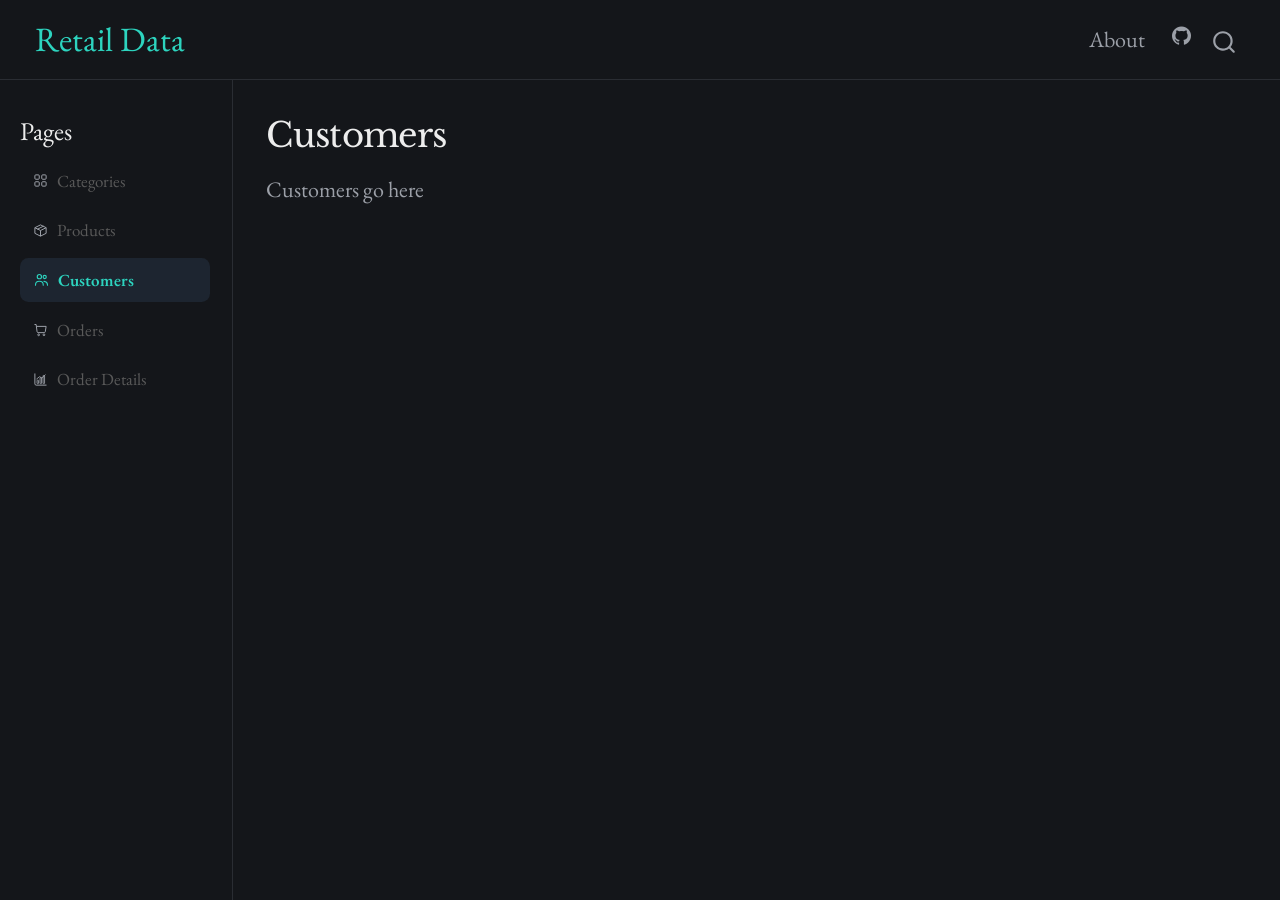
<file: docs/customers.html>
<!DOCTYPE html>
<html xmlns="http://www.w3.org/1999/xhtml" lang="en" xml:lang="en"><head>

<meta charset="utf-8">
<meta name="generator" content="quarto-1.10.18">

<meta name="viewport" content="width=device-width, initial-scale=1.0, user-scalable=yes">


<title>Customers – Retail Data</title>
<style>
/* Default styles provided by pandoc.
** See https://pandoc.org/MANUAL.html#variables-for-html for config info.
*/
span.smallcaps{font-variant: small-caps;}
div.columns{display: flex; gap: 1.5em;}
div.column{flex: auto;}
@media screen {
div.columns{gap: min(4vw, 1.5em);}
div.column{overflow-x: auto;}
}
div.hanging-indent{margin-left: 1.5em; text-indent: -1.5em;}
ul.task-list{list-style: none;}
ul.task-list li input[type="checkbox"] {
  width: 0.8em;
  margin: 0 0.8em 0.2em -1em; /* quarto-specific, see https://github.com/quarto-dev/quarto-cli/issues/4556 */ 
  vertical-align: middle;
}
</style>


<script src="site_libs/quarto-nav/quarto-nav.js"></script>
<script src="site_libs/clipboard/clipboard.min.js"></script>
<script src="site_libs/quarto-search/autocomplete.umd.js"></script>
<script src="site_libs/quarto-search/fuse.min.js"></script>
<script src="site_libs/quarto-search/quarto-search.js"></script>
<meta name="quarto:offset" content="./">
<script src="site_libs/quarto-html/quarto.js" type="module"></script>
<script src="site_libs/quarto-html/tabsets/tabsets.js" type="module"></script>
<script src="site_libs/quarto-html/popper.min.js"></script>
<script src="site_libs/quarto-html/tippy.umd.min.js"></script>
<script src="site_libs/quarto-html/anchor.min.js"></script>
<link href="site_libs/quarto-html/tippy.css" rel="stylesheet">
<link href="site_libs/quarto-html/quarto-syntax-highlighting-64a204ab8560d761af7679ceaba22944.css" rel="stylesheet" id="quarto-text-highlighting-styles">
<script src="site_libs/bootstrap/bootstrap.min.js"></script>
<link href="site_libs/bootstrap/bootstrap-icons.css" rel="stylesheet">
<link href="site_libs/bootstrap/bootstrap-b3ef42bdc7d74e6e93c7b95da9e3eaf5.min.css" rel="stylesheet" append-hash="true" id="quarto-bootstrap" data-mode="light">
<script id="quarto-search-options" type="application/json">{
  "location": "navbar",
  "copy-button": false,
  "collapse-after": 3,
  "panel-placement": "end",
  "type": "overlay",
  "limit": 50,
  "keyboard-shortcut": [
    "f",
    "/",
    "s"
  ],
  "show-item-context": false,
  "language": {
    "search-no-results-text": "No results",
    "search-matching-documents-text": "matching documents",
    "search-copy-link-title": "Copy link to search",
    "search-hide-matches-text": "Hide additional matches",
    "search-more-match-text": "more match in this document",
    "search-more-matches-text": "more matches in this document",
    "search-clear-button-title": "Clear",
    "search-text-placeholder": "",
    "search-detached-cancel-button-title": "Cancel",
    "search-submit-button-title": "Submit",
    "search-label": "Search"
  }
}</script>


</head>

<body class="nav-sidebar docked nav-fixed quarto-light">

<div id="quarto-search-results"></div>
  <header id="quarto-header" class="headroom fixed-top">
    <nav class="navbar navbar-expand-lg " data-bs-theme="dark">
      <div class="navbar-container container-fluid">
      <div class="navbar-brand-container mx-auto">
    <a class="navbar-brand" href="./index.html">
    <span class="navbar-title">Retail Data</span>
    </a>
  </div>
            <div id="quarto-search" class="" title="Search"></div>
          <button class="navbar-toggler" type="button" data-bs-toggle="collapse" data-bs-target="#navbarCollapse" aria-controls="navbarCollapse" role="menu" aria-expanded="false" aria-label="Toggle navigation" onclick="if (window.quartoToggleHeadroom) { window.quartoToggleHeadroom(); }">
  <span class="navbar-toggler-icon"></span>
</button>
          <div class="collapse navbar-collapse" id="navbarCollapse">
            <ul class="navbar-nav navbar-nav-scroll ms-auto">
  <li class="nav-item">
    <a class="nav-link" href="./about.html"> 
<span class="menu-text">About</span></a>
  </li>  
  <li class="nav-item compact">
    <a class="nav-link" href="https://github.com/theppel/Retail_Data"> <i class="bi bi-github" role="img">
</i> 
<span class="menu-text"></span></a>
  </li>  
</ul>
          </div> <!-- /navcollapse -->
            <div class="quarto-navbar-tools">
</div>
      </div> <!-- /container-fluid -->
    </nav>
  <nav class="quarto-secondary-nav">
    <div class="container-fluid d-flex">
      <button type="button" class="quarto-btn-toggle btn" data-bs-toggle="collapse" role="button" data-bs-target=".quarto-sidebar-collapse-item" aria-controls="quarto-sidebar" aria-expanded="false" aria-label="Toggle sidebar navigation" onclick="if (window.quartoToggleHeadroom) { window.quartoToggleHeadroom(); }">
        <i class="bi bi-layout-text-sidebar-reverse"></i>
      </button>
        <nav class="quarto-page-breadcrumbs" aria-label="breadcrumb"><ol class="breadcrumb"><li class="breadcrumb-item"><a href="./customers.html"><span class="sidebar-icon" style="--icon: url(/icons/customers.svg)"></span>Customers</a></li></ol></nav>
        <a class="flex-grow-1" role="navigation" data-bs-toggle="collapse" data-bs-target=".quarto-sidebar-collapse-item" aria-controls="quarto-sidebar" aria-expanded="false" aria-label="Toggle sidebar navigation" onclick="if (window.quartoToggleHeadroom) { window.quartoToggleHeadroom(); }">      
        </a>
    </div>
  </nav>
</header>
<!-- content -->
<div id="quarto-content" class="quarto-container page-columns page-rows-contents page-layout-full page-navbar">
<!-- sidebar -->
  <nav id="quarto-sidebar" class="sidebar collapse collapse-horizontal quarto-sidebar-collapse-item sidebar-navigation docked overflow-auto">
    <div class="sidebar-menu-container"> 
    <ul class="list-unstyled mt-1">
        <li class="sidebar-item">
 <span class="menu-text"><span id="sidebar-title">Pages</span></span>
  </li>
        <li class="sidebar-item">
  <div class="sidebar-item-container"> 
  <a href="./categories.html" class="sidebar-item-text sidebar-link">
 <span class="menu-text"><span class="sidebar-icon" style="--icon: url(/icons/categories.svg)"></span>Categories</span></a>
  </div>
</li>
        <li class="sidebar-item">
  <div class="sidebar-item-container"> 
  <a href="./products.html" class="sidebar-item-text sidebar-link">
 <span class="menu-text"><span class="sidebar-icon" style="--icon: url(/icons/products.svg)"></span>Products</span></a>
  </div>
</li>
        <li class="sidebar-item">
  <div class="sidebar-item-container"> 
  <a href="./customers.html" class="sidebar-item-text sidebar-link active">
 <span class="menu-text"><span class="sidebar-icon" style="--icon: url(/icons/customers.svg)"></span>Customers</span></a>
  </div>
</li>
        <li class="sidebar-item">
  <div class="sidebar-item-container"> 
  <a href="./orders.html" class="sidebar-item-text sidebar-link">
 <span class="menu-text"><span class="sidebar-icon" style="--icon: url(/icons/orders.svg)"></span>Orders</span></a>
  </div>
</li>
        <li class="sidebar-item">
  <div class="sidebar-item-container"> 
  <a href="./details.html" class="sidebar-item-text sidebar-link">
 <span class="menu-text"><span class="sidebar-icon" style="--icon: url(/icons/order_details.svg)"></span>Order Details</span></a>
  </div>
</li>
    </ul>
    </div>
</nav>
<div id="quarto-sidebar-glass" class="quarto-sidebar-collapse-item" data-bs-toggle="collapse" data-bs-target=".quarto-sidebar-collapse-item"></div>
<!-- margin-sidebar -->
    <div id="quarto-margin-sidebar" class="sidebar margin-sidebar zindex-bottom">
        
    </div>
<!-- main -->
<main class="content column-page-right" id="quarto-document-content">

<header id="title-block-header" class="quarto-title-block default">
<div class="quarto-title">
<h1 class="title">Customers</h1>
</div>



<div class="quarto-title-meta column-page-right">

    
  
    
  </div>
  


</header>


<p>Customers go here</p>



</main> <!-- /main -->
<script id="quarto-html-after-body" type="application/javascript">
  window.document.addEventListener("DOMContentLoaded", function (event) {
    const icon = "";
    const anchorJS = new window.AnchorJS();
    anchorJS.options = {
      placement: 'right',
      icon: icon
    };
    anchorJS.add('.anchored');
    const isCodeAnnotation = (el) => {
      for (const clz of el.classList) {
        if (clz.startsWith('code-annotation-')) {                     
          return true;
        }
      }
      return false;
    }
    const onCopySuccess = function(e) {
      // button target
      const button = e.trigger;
      // don't keep focus
      button.blur();
      // flash "checked"
      button.classList.add('code-copy-button-checked');
      var currentTitle = button.getAttribute("title");
      button.setAttribute("title", "Copied!");
      let tooltip;
      if (window.bootstrap) {
        button.setAttribute("data-bs-toggle", "tooltip");
        button.setAttribute("data-bs-placement", "left");
        button.setAttribute("data-bs-title", "Copied!");
        tooltip = new bootstrap.Tooltip(button, 
          { trigger: "manual", 
            customClass: "code-copy-button-tooltip",
            offset: [0, -8]});
        tooltip.show();    
      }
      setTimeout(function() {
        if (tooltip) {
          tooltip.hide();
          button.removeAttribute("data-bs-title");
          button.removeAttribute("data-bs-toggle");
          button.removeAttribute("data-bs-placement");
        }
        button.setAttribute("title", currentTitle);
        button.classList.remove('code-copy-button-checked');
      }, 1000);
      // clear code selection
      e.clearSelection();
    }
    const getTextToCopy = function(trigger) {
      const outerScaffold = trigger.parentElement.cloneNode(true);
      const codeEl = outerScaffold.querySelector('code');
      for (const childEl of codeEl.children) {
        if (isCodeAnnotation(childEl)) {
          childEl.remove();
        }
      }
      return codeEl.innerText;
    }
    const clipboard = new window.ClipboardJS('.code-copy-button:not([data-in-quarto-modal])', {
      text: getTextToCopy
    });
    clipboard.on('success', onCopySuccess);
    if (window.document.getElementById('quarto-embedded-source-code-modal')) {
      const clipboardModal = new window.ClipboardJS('.code-copy-button[data-in-quarto-modal]', {
        text: getTextToCopy,
        container: window.document.getElementById('quarto-embedded-source-code-modal')
      });
      clipboardModal.on('success', onCopySuccess);
    }
      var localhostRegex = new RegExp(/^(?:http|https):\/\/localhost\:?[0-9]*\//);
      var mailtoRegex = new RegExp(/^mailto:/);
        var filterRegex = new RegExp('/' + window.location.host + '/');
      var isInternal = (href) => {
          return filterRegex.test(href) || localhostRegex.test(href) || mailtoRegex.test(href);
      }
      // Inspect non-navigation links and adorn them if external
     var links = window.document.querySelectorAll('a[href]:not(.nav-link):not(.navbar-brand):not(.toc-action):not(.sidebar-link):not(.sidebar-item-toggle):not(.pagination-link):not(.no-external):not([aria-hidden]):not(.dropdown-item):not(.quarto-navigation-tool):not(.about-link)');
      for (var i=0; i<links.length; i++) {
        const link = links[i];
        if (!isInternal(link.href)) {
          // undo the damage that might have been done by quarto-nav.js in the case of
          // links that we want to consider external
          if (link.dataset.originalHref !== undefined) {
            link.href = link.dataset.originalHref;
          }
        }
      }
    function tippyHover(el, contentFn, onTriggerFn, onUntriggerFn) {
      const config = {
        allowHTML: true,
        maxWidth: 500,
        delay: 100,
        arrow: false,
        appendTo: function(el) {
            return el.parentElement;
        },
        interactive: true,
        interactiveBorder: 10,
        theme: 'quarto',
        placement: 'bottom-start',
      };
      if (contentFn) {
        config.content = contentFn;
      }
      if (onTriggerFn) {
        config.onTrigger = onTriggerFn;
      }
      if (onUntriggerFn) {
        config.onUntrigger = onUntriggerFn;
      }
      window.tippy(el, config); 
    }
    const noterefs = window.document.querySelectorAll('a[role="doc-noteref"]');
    for (var i=0; i<noterefs.length; i++) {
      const ref = noterefs[i];
      tippyHover(ref, function() {
        // use id or data attribute instead here
        let href = ref.getAttribute('data-footnote-href') || ref.getAttribute('href');
        try { href = new URL(href).hash; } catch {}
        const id = href.replace(/^#\/?/, "");
        const note = window.document.getElementById(id);
        if (note) {
          return note.innerHTML;
        } else {
          return "";
        }
      });
    }
    const xrefs = window.document.querySelectorAll('a.quarto-xref');
    const processXRef = (id, note) => {
      // Strip column container classes
      const stripColumnClz = (el) => {
        el.classList.remove("page-full", "page-columns");
        if (el.children) {
          for (const child of el.children) {
            stripColumnClz(child);
          }
        }
      }
      stripColumnClz(note)
      if (id === null || id.startsWith('sec-')) {
        // Special case sections, only their first couple elements
        const container = document.createElement("div");
        if (note.children && note.children.length > 2) {
          container.appendChild(note.children[0].cloneNode(true));
          for (let i = 1; i < note.children.length; i++) {
            const child = note.children[i];
            if (child.tagName === "P" && child.innerText === "") {
              continue;
            } else {
              container.appendChild(child.cloneNode(true));
              break;
            }
          }
          if (window.Quarto?.typesetMath) {
            window.Quarto.typesetMath(container);
          }
          return container.innerHTML
        } else {
          if (window.Quarto?.typesetMath) {
            window.Quarto.typesetMath(note);
          }
          return note.innerHTML;
        }
      } else {
        // Remove any anchor links if they are present
        const anchorLink = note.querySelector('a.anchorjs-link');
        if (anchorLink) {
          anchorLink.remove();
        }
        if (window.Quarto?.typesetMath) {
          window.Quarto.typesetMath(note);
        }
        if (note.classList.contains("callout")) {
          return note.outerHTML;
        } else {
          return note.innerHTML;
        }
      }
    }
    for (var i=0; i<xrefs.length; i++) {
      const xref = xrefs[i];
      tippyHover(xref, undefined, function(instance) {
        instance.disable();
        let url = xref.getAttribute('href');
        let hash = undefined; 
        if (url.startsWith('#')) {
          hash = url;
        } else {
          try { hash = new URL(url).hash; } catch {}
        }
        if (hash) {
          const id = hash.replace(/^#\/?/, "");
          const note = window.document.getElementById(id);
          if (note !== null) {
            try {
              const html = processXRef(id, note.cloneNode(true));
              instance.setContent(html);
            } finally {
              instance.enable();
              instance.show();
            }
          } else {
            // See if we can fetch this
            fetch(url.split('#')[0])
            .then(res => res.text())
            .then(html => {
              const parser = new DOMParser();
              const htmlDoc = parser.parseFromString(html, "text/html");
              const note = htmlDoc.getElementById(id);
              if (note !== null) {
                const html = processXRef(id, note);
                instance.setContent(html);
              } 
            }).finally(() => {
              instance.enable();
              instance.show();
            });
          }
        } else {
          // See if we can fetch a full url (with no hash to target)
          // This is a special case and we should probably do some content thinning / targeting
          fetch(url)
          .then(res => res.text())
          .then(html => {
            const parser = new DOMParser();
            const htmlDoc = parser.parseFromString(html, "text/html");
            const note = htmlDoc.querySelector('main.content');
            if (note !== null) {
              // This should only happen for chapter cross references
              // (since there is no id in the URL)
              // remove the first header
              if (note.children.length > 0 && note.children[0].tagName === "HEADER") {
                note.children[0].remove();
              }
              const html = processXRef(null, note);
              instance.setContent(html);
            } 
          }).finally(() => {
            instance.enable();
            instance.show();
          });
        }
      }, function(instance) {
      });
    }
        let selectedAnnoteEl;
        const selectorForAnnotation = ( cell, annotation) => {
          let cellAttr = 'data-code-cell="' + cell + '"';
          let lineAttr = 'data-code-annotation="' +  annotation + '"';
          const selector = 'span[' + cellAttr + '][' + lineAttr + ']';
          return selector;
        }
        const selectCodeLines = (annoteEl) => {
          const doc = window.document;
          const targetCell = annoteEl.getAttribute("data-target-cell");
          const targetAnnotation = annoteEl.getAttribute("data-target-annotation");
          const annoteSpan = window.document.querySelector(selectorForAnnotation(targetCell, targetAnnotation));
          const lines = annoteSpan.getAttribute("data-code-lines").split(",");
          const lineIds = lines.map((line) => {
            return targetCell + "-" + line;
          })
          let top = null;
          let height = null;
          let parent = null;
          if (lineIds.length > 0) {
              //compute the position of the single el (top and bottom and make a div)
              const el = window.document.getElementById(lineIds[0]);
              top = el.offsetTop;
              height = el.offsetHeight;
              parent = el.parentElement.parentElement;
            if (lineIds.length > 1) {
              const lastEl = window.document.getElementById(lineIds[lineIds.length - 1]);
              const bottom = lastEl.offsetTop + lastEl.offsetHeight;
              height = bottom - top;
            }
            if (top !== null && height !== null && parent !== null) {
              // cook up a div (if necessary) and position it 
              let div = window.document.getElementById("code-annotation-line-highlight");
              if (div === null) {
                div = window.document.createElement("div");
                div.setAttribute("id", "code-annotation-line-highlight");
                div.style.position = 'absolute';
                parent.appendChild(div);
              }
              div.style.top = top - 2 + "px";
              div.style.height = height + 4 + "px";
              div.style.left = 0;
              let gutterDiv = window.document.getElementById("code-annotation-line-highlight-gutter");
              if (gutterDiv === null) {
                gutterDiv = window.document.createElement("div");
                gutterDiv.setAttribute("id", "code-annotation-line-highlight-gutter");
                gutterDiv.style.position = 'absolute';
                const codeCell = window.document.getElementById(targetCell);
                const gutter = codeCell.querySelector('.code-annotation-gutter');
                gutter.appendChild(gutterDiv);
              }
              gutterDiv.style.top = top - 2 + "px";
              gutterDiv.style.height = height + 4 + "px";
            }
            selectedAnnoteEl = annoteEl;
          }
        };
        const unselectCodeLines = () => {
          const elementsIds = ["code-annotation-line-highlight", "code-annotation-line-highlight-gutter"];
          elementsIds.forEach((elId) => {
            const div = window.document.getElementById(elId);
            if (div) {
              div.remove();
            }
          });
          selectedAnnoteEl = undefined;
        };
          // Handle positioning of the toggle
      window.addEventListener(
        "resize",
        throttle(() => {
          elRect = undefined;
          if (selectedAnnoteEl) {
            selectCodeLines(selectedAnnoteEl);
          }
        }, 10)
      );
      function throttle(fn, ms) {
      let throttle = false;
      let timer;
        return (...args) => {
          if(!throttle) { // first call gets through
              fn.apply(this, args);
              throttle = true;
          } else { // all the others get throttled
              if(timer) clearTimeout(timer); // cancel #2
              timer = setTimeout(() => {
                fn.apply(this, args);
                timer = throttle = false;
              }, ms);
          }
        };
      }
        // Attach click handler to the DT
        const annoteDls = window.document.querySelectorAll('dt[data-target-cell]');
        for (const annoteDlNode of annoteDls) {
          annoteDlNode.addEventListener('click', (event) => {
            const clickedEl = event.target;
            if (clickedEl !== selectedAnnoteEl) {
              unselectCodeLines();
              const activeEl = window.document.querySelector('dt[data-target-cell].code-annotation-active');
              if (activeEl) {
                activeEl.classList.remove('code-annotation-active');
              }
              selectCodeLines(clickedEl);
              clickedEl.classList.add('code-annotation-active');
            } else {
              // Unselect the line
              unselectCodeLines();
              clickedEl.classList.remove('code-annotation-active');
            }
          });
        }
    const findCites = (el) => {
      const parentEl = el.parentElement;
      if (parentEl) {
        const cites = parentEl.dataset.cites;
        if (cites) {
          return {
            el,
            cites: cites.split(' ')
          };
        } else {
          return findCites(el.parentElement)
        }
      } else {
        return undefined;
      }
    };
    var bibliorefs = window.document.querySelectorAll('a[role="doc-biblioref"]');
    for (var i=0; i<bibliorefs.length; i++) {
      const ref = bibliorefs[i];
      const citeInfo = findCites(ref);
      if (citeInfo) {
        tippyHover(citeInfo.el, function() {
          var popup = window.document.createElement('div');
          citeInfo.cites.forEach(function(cite) {
            var citeDiv = window.document.createElement('div');
            citeDiv.classList.add('hanging-indent');
            citeDiv.classList.add('csl-entry');
            var biblioDiv = window.document.getElementById('ref-' + cite);
            if (biblioDiv) {
              citeDiv.innerHTML = biblioDiv.innerHTML;
            }
            popup.appendChild(citeDiv);
          });
          return popup.innerHTML;
        });
      }
    }
  });
  </script>
</div> <!-- /content -->




</body></html>
</file>
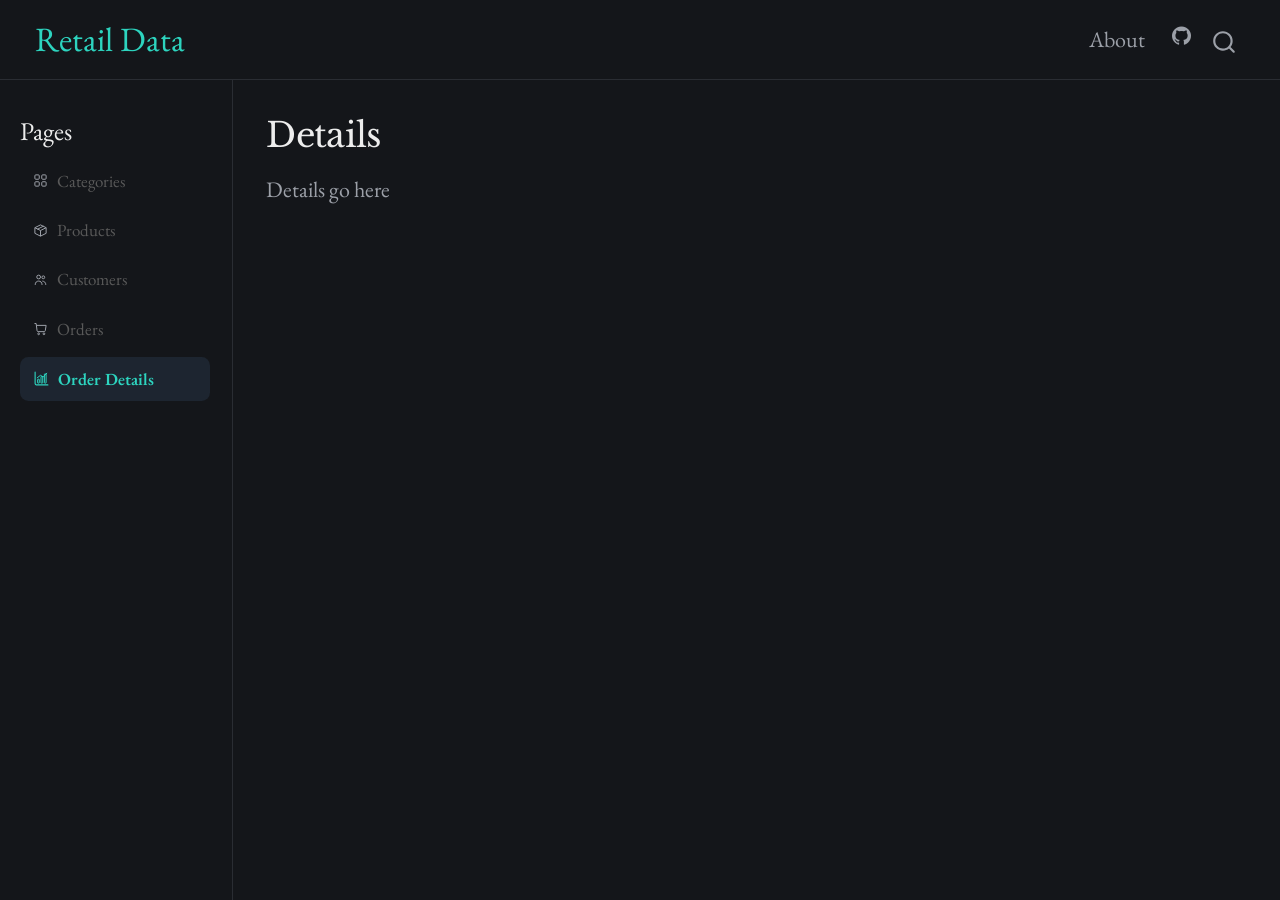
<file: docs/details.html>
<!DOCTYPE html>
<html xmlns="http://www.w3.org/1999/xhtml" lang="en" xml:lang="en"><head>

<meta charset="utf-8">
<meta name="generator" content="quarto-1.10.18">

<meta name="viewport" content="width=device-width, initial-scale=1.0, user-scalable=yes">


<title>Details – Retail Data</title>
<style>
/* Default styles provided by pandoc.
** See https://pandoc.org/MANUAL.html#variables-for-html for config info.
*/
span.smallcaps{font-variant: small-caps;}
div.columns{display: flex; gap: 1.5em;}
div.column{flex: auto;}
@media screen {
div.columns{gap: min(4vw, 1.5em);}
div.column{overflow-x: auto;}
}
div.hanging-indent{margin-left: 1.5em; text-indent: -1.5em;}
ul.task-list{list-style: none;}
ul.task-list li input[type="checkbox"] {
  width: 0.8em;
  margin: 0 0.8em 0.2em -1em; /* quarto-specific, see https://github.com/quarto-dev/quarto-cli/issues/4556 */ 
  vertical-align: middle;
}
</style>


<script src="site_libs/quarto-nav/quarto-nav.js"></script>
<script src="site_libs/clipboard/clipboard.min.js"></script>
<script src="site_libs/quarto-search/autocomplete.umd.js"></script>
<script src="site_libs/quarto-search/fuse.min.js"></script>
<script src="site_libs/quarto-search/quarto-search.js"></script>
<meta name="quarto:offset" content="./">
<script src="site_libs/quarto-html/quarto.js" type="module"></script>
<script src="site_libs/quarto-html/tabsets/tabsets.js" type="module"></script>
<script src="site_libs/quarto-html/popper.min.js"></script>
<script src="site_libs/quarto-html/tippy.umd.min.js"></script>
<script src="site_libs/quarto-html/anchor.min.js"></script>
<link href="site_libs/quarto-html/tippy.css" rel="stylesheet">
<link href="site_libs/quarto-html/quarto-syntax-highlighting-64a204ab8560d761af7679ceaba22944.css" rel="stylesheet" id="quarto-text-highlighting-styles">
<script src="site_libs/bootstrap/bootstrap.min.js"></script>
<link href="site_libs/bootstrap/bootstrap-icons.css" rel="stylesheet">
<link href="site_libs/bootstrap/bootstrap-b3ef42bdc7d74e6e93c7b95da9e3eaf5.min.css" rel="stylesheet" append-hash="true" id="quarto-bootstrap" data-mode="light">
<script id="quarto-search-options" type="application/json">{
  "location": "navbar",
  "copy-button": false,
  "collapse-after": 3,
  "panel-placement": "end",
  "type": "overlay",
  "limit": 50,
  "keyboard-shortcut": [
    "f",
    "/",
    "s"
  ],
  "show-item-context": false,
  "language": {
    "search-no-results-text": "No results",
    "search-matching-documents-text": "matching documents",
    "search-copy-link-title": "Copy link to search",
    "search-hide-matches-text": "Hide additional matches",
    "search-more-match-text": "more match in this document",
    "search-more-matches-text": "more matches in this document",
    "search-clear-button-title": "Clear",
    "search-text-placeholder": "",
    "search-detached-cancel-button-title": "Cancel",
    "search-submit-button-title": "Submit",
    "search-label": "Search"
  }
}</script>


</head>

<body class="nav-sidebar docked nav-fixed quarto-light">

<div id="quarto-search-results"></div>
  <header id="quarto-header" class="headroom fixed-top">
    <nav class="navbar navbar-expand-lg " data-bs-theme="dark">
      <div class="navbar-container container-fluid">
      <div class="navbar-brand-container mx-auto">
    <a class="navbar-brand" href="./index.html">
    <span class="navbar-title">Retail Data</span>
    </a>
  </div>
            <div id="quarto-search" class="" title="Search"></div>
          <button class="navbar-toggler" type="button" data-bs-toggle="collapse" data-bs-target="#navbarCollapse" aria-controls="navbarCollapse" role="menu" aria-expanded="false" aria-label="Toggle navigation" onclick="if (window.quartoToggleHeadroom) { window.quartoToggleHeadroom(); }">
  <span class="navbar-toggler-icon"></span>
</button>
          <div class="collapse navbar-collapse" id="navbarCollapse">
            <ul class="navbar-nav navbar-nav-scroll ms-auto">
  <li class="nav-item">
    <a class="nav-link" href="./about.html"> 
<span class="menu-text">About</span></a>
  </li>  
  <li class="nav-item compact">
    <a class="nav-link" href="https://github.com/theppel/Retail_Data"> <i class="bi bi-github" role="img">
</i> 
<span class="menu-text"></span></a>
  </li>  
</ul>
          </div> <!-- /navcollapse -->
            <div class="quarto-navbar-tools">
</div>
      </div> <!-- /container-fluid -->
    </nav>
  <nav class="quarto-secondary-nav">
    <div class="container-fluid d-flex">
      <button type="button" class="quarto-btn-toggle btn" data-bs-toggle="collapse" role="button" data-bs-target=".quarto-sidebar-collapse-item" aria-controls="quarto-sidebar" aria-expanded="false" aria-label="Toggle sidebar navigation" onclick="if (window.quartoToggleHeadroom) { window.quartoToggleHeadroom(); }">
        <i class="bi bi-layout-text-sidebar-reverse"></i>
      </button>
        <nav class="quarto-page-breadcrumbs" aria-label="breadcrumb"><ol class="breadcrumb"><li class="breadcrumb-item"><a href="./details.html"><span class="sidebar-icon" style="--icon: url(/icons/order_details.svg)"></span>Order Details</a></li></ol></nav>
        <a class="flex-grow-1" role="navigation" data-bs-toggle="collapse" data-bs-target=".quarto-sidebar-collapse-item" aria-controls="quarto-sidebar" aria-expanded="false" aria-label="Toggle sidebar navigation" onclick="if (window.quartoToggleHeadroom) { window.quartoToggleHeadroom(); }">      
        </a>
    </div>
  </nav>
</header>
<!-- content -->
<div id="quarto-content" class="quarto-container page-columns page-rows-contents page-layout-full page-navbar">
<!-- sidebar -->
  <nav id="quarto-sidebar" class="sidebar collapse collapse-horizontal quarto-sidebar-collapse-item sidebar-navigation docked overflow-auto">
    <div class="sidebar-menu-container"> 
    <ul class="list-unstyled mt-1">
        <li class="sidebar-item">
 <span class="menu-text"><span id="sidebar-title">Pages</span></span>
  </li>
        <li class="sidebar-item">
  <div class="sidebar-item-container"> 
  <a href="./categories.html" class="sidebar-item-text sidebar-link">
 <span class="menu-text"><span class="sidebar-icon" style="--icon: url(/icons/categories.svg)"></span>Categories</span></a>
  </div>
</li>
        <li class="sidebar-item">
  <div class="sidebar-item-container"> 
  <a href="./products.html" class="sidebar-item-text sidebar-link">
 <span class="menu-text"><span class="sidebar-icon" style="--icon: url(/icons/products.svg)"></span>Products</span></a>
  </div>
</li>
        <li class="sidebar-item">
  <div class="sidebar-item-container"> 
  <a href="./customers.html" class="sidebar-item-text sidebar-link">
 <span class="menu-text"><span class="sidebar-icon" style="--icon: url(/icons/customers.svg)"></span>Customers</span></a>
  </div>
</li>
        <li class="sidebar-item">
  <div class="sidebar-item-container"> 
  <a href="./orders.html" class="sidebar-item-text sidebar-link">
 <span class="menu-text"><span class="sidebar-icon" style="--icon: url(/icons/orders.svg)"></span>Orders</span></a>
  </div>
</li>
        <li class="sidebar-item">
  <div class="sidebar-item-container"> 
  <a href="./details.html" class="sidebar-item-text sidebar-link active">
 <span class="menu-text"><span class="sidebar-icon" style="--icon: url(/icons/order_details.svg)"></span>Order Details</span></a>
  </div>
</li>
    </ul>
    </div>
</nav>
<div id="quarto-sidebar-glass" class="quarto-sidebar-collapse-item" data-bs-toggle="collapse" data-bs-target=".quarto-sidebar-collapse-item"></div>
<!-- margin-sidebar -->
    <div id="quarto-margin-sidebar" class="sidebar margin-sidebar zindex-bottom">
        
    </div>
<!-- main -->
<main class="content column-page-right" id="quarto-document-content">

<header id="title-block-header" class="quarto-title-block default">
<div class="quarto-title">
<h1 class="title">Details</h1>
</div>



<div class="quarto-title-meta column-page-right">

    
  
    
  </div>
  


</header>


<p>Details go here</p>



</main> <!-- /main -->
<script id="quarto-html-after-body" type="application/javascript">
  window.document.addEventListener("DOMContentLoaded", function (event) {
    const icon = "";
    const anchorJS = new window.AnchorJS();
    anchorJS.options = {
      placement: 'right',
      icon: icon
    };
    anchorJS.add('.anchored');
    const isCodeAnnotation = (el) => {
      for (const clz of el.classList) {
        if (clz.startsWith('code-annotation-')) {                     
          return true;
        }
      }
      return false;
    }
    const onCopySuccess = function(e) {
      // button target
      const button = e.trigger;
      // don't keep focus
      button.blur();
      // flash "checked"
      button.classList.add('code-copy-button-checked');
      var currentTitle = button.getAttribute("title");
      button.setAttribute("title", "Copied!");
      let tooltip;
      if (window.bootstrap) {
        button.setAttribute("data-bs-toggle", "tooltip");
        button.setAttribute("data-bs-placement", "left");
        button.setAttribute("data-bs-title", "Copied!");
        tooltip = new bootstrap.Tooltip(button, 
          { trigger: "manual", 
            customClass: "code-copy-button-tooltip",
            offset: [0, -8]});
        tooltip.show();    
      }
      setTimeout(function() {
        if (tooltip) {
          tooltip.hide();
          button.removeAttribute("data-bs-title");
          button.removeAttribute("data-bs-toggle");
          button.removeAttribute("data-bs-placement");
        }
        button.setAttribute("title", currentTitle);
        button.classList.remove('code-copy-button-checked');
      }, 1000);
      // clear code selection
      e.clearSelection();
    }
    const getTextToCopy = function(trigger) {
      const outerScaffold = trigger.parentElement.cloneNode(true);
      const codeEl = outerScaffold.querySelector('code');
      for (const childEl of codeEl.children) {
        if (isCodeAnnotation(childEl)) {
          childEl.remove();
        }
      }
      return codeEl.innerText;
    }
    const clipboard = new window.ClipboardJS('.code-copy-button:not([data-in-quarto-modal])', {
      text: getTextToCopy
    });
    clipboard.on('success', onCopySuccess);
    if (window.document.getElementById('quarto-embedded-source-code-modal')) {
      const clipboardModal = new window.ClipboardJS('.code-copy-button[data-in-quarto-modal]', {
        text: getTextToCopy,
        container: window.document.getElementById('quarto-embedded-source-code-modal')
      });
      clipboardModal.on('success', onCopySuccess);
    }
      var localhostRegex = new RegExp(/^(?:http|https):\/\/localhost\:?[0-9]*\//);
      var mailtoRegex = new RegExp(/^mailto:/);
        var filterRegex = new RegExp('/' + window.location.host + '/');
      var isInternal = (href) => {
          return filterRegex.test(href) || localhostRegex.test(href) || mailtoRegex.test(href);
      }
      // Inspect non-navigation links and adorn them if external
     var links = window.document.querySelectorAll('a[href]:not(.nav-link):not(.navbar-brand):not(.toc-action):not(.sidebar-link):not(.sidebar-item-toggle):not(.pagination-link):not(.no-external):not([aria-hidden]):not(.dropdown-item):not(.quarto-navigation-tool):not(.about-link)');
      for (var i=0; i<links.length; i++) {
        const link = links[i];
        if (!isInternal(link.href)) {
          // undo the damage that might have been done by quarto-nav.js in the case of
          // links that we want to consider external
          if (link.dataset.originalHref !== undefined) {
            link.href = link.dataset.originalHref;
          }
        }
      }
    function tippyHover(el, contentFn, onTriggerFn, onUntriggerFn) {
      const config = {
        allowHTML: true,
        maxWidth: 500,
        delay: 100,
        arrow: false,
        appendTo: function(el) {
            return el.parentElement;
        },
        interactive: true,
        interactiveBorder: 10,
        theme: 'quarto',
        placement: 'bottom-start',
      };
      if (contentFn) {
        config.content = contentFn;
      }
      if (onTriggerFn) {
        config.onTrigger = onTriggerFn;
      }
      if (onUntriggerFn) {
        config.onUntrigger = onUntriggerFn;
      }
      window.tippy(el, config); 
    }
    const noterefs = window.document.querySelectorAll('a[role="doc-noteref"]');
    for (var i=0; i<noterefs.length; i++) {
      const ref = noterefs[i];
      tippyHover(ref, function() {
        // use id or data attribute instead here
        let href = ref.getAttribute('data-footnote-href') || ref.getAttribute('href');
        try { href = new URL(href).hash; } catch {}
        const id = href.replace(/^#\/?/, "");
        const note = window.document.getElementById(id);
        if (note) {
          return note.innerHTML;
        } else {
          return "";
        }
      });
    }
    const xrefs = window.document.querySelectorAll('a.quarto-xref');
    const processXRef = (id, note) => {
      // Strip column container classes
      const stripColumnClz = (el) => {
        el.classList.remove("page-full", "page-columns");
        if (el.children) {
          for (const child of el.children) {
            stripColumnClz(child);
          }
        }
      }
      stripColumnClz(note)
      if (id === null || id.startsWith('sec-')) {
        // Special case sections, only their first couple elements
        const container = document.createElement("div");
        if (note.children && note.children.length > 2) {
          container.appendChild(note.children[0].cloneNode(true));
          for (let i = 1; i < note.children.length; i++) {
            const child = note.children[i];
            if (child.tagName === "P" && child.innerText === "") {
              continue;
            } else {
              container.appendChild(child.cloneNode(true));
              break;
            }
          }
          if (window.Quarto?.typesetMath) {
            window.Quarto.typesetMath(container);
          }
          return container.innerHTML
        } else {
          if (window.Quarto?.typesetMath) {
            window.Quarto.typesetMath(note);
          }
          return note.innerHTML;
        }
      } else {
        // Remove any anchor links if they are present
        const anchorLink = note.querySelector('a.anchorjs-link');
        if (anchorLink) {
          anchorLink.remove();
        }
        if (window.Quarto?.typesetMath) {
          window.Quarto.typesetMath(note);
        }
        if (note.classList.contains("callout")) {
          return note.outerHTML;
        } else {
          return note.innerHTML;
        }
      }
    }
    for (var i=0; i<xrefs.length; i++) {
      const xref = xrefs[i];
      tippyHover(xref, undefined, function(instance) {
        instance.disable();
        let url = xref.getAttribute('href');
        let hash = undefined; 
        if (url.startsWith('#')) {
          hash = url;
        } else {
          try { hash = new URL(url).hash; } catch {}
        }
        if (hash) {
          const id = hash.replace(/^#\/?/, "");
          const note = window.document.getElementById(id);
          if (note !== null) {
            try {
              const html = processXRef(id, note.cloneNode(true));
              instance.setContent(html);
            } finally {
              instance.enable();
              instance.show();
            }
          } else {
            // See if we can fetch this
            fetch(url.split('#')[0])
            .then(res => res.text())
            .then(html => {
              const parser = new DOMParser();
              const htmlDoc = parser.parseFromString(html, "text/html");
              const note = htmlDoc.getElementById(id);
              if (note !== null) {
                const html = processXRef(id, note);
                instance.setContent(html);
              } 
            }).finally(() => {
              instance.enable();
              instance.show();
            });
          }
        } else {
          // See if we can fetch a full url (with no hash to target)
          // This is a special case and we should probably do some content thinning / targeting
          fetch(url)
          .then(res => res.text())
          .then(html => {
            const parser = new DOMParser();
            const htmlDoc = parser.parseFromString(html, "text/html");
            const note = htmlDoc.querySelector('main.content');
            if (note !== null) {
              // This should only happen for chapter cross references
              // (since there is no id in the URL)
              // remove the first header
              if (note.children.length > 0 && note.children[0].tagName === "HEADER") {
                note.children[0].remove();
              }
              const html = processXRef(null, note);
              instance.setContent(html);
            } 
          }).finally(() => {
            instance.enable();
            instance.show();
          });
        }
      }, function(instance) {
      });
    }
        let selectedAnnoteEl;
        const selectorForAnnotation = ( cell, annotation) => {
          let cellAttr = 'data-code-cell="' + cell + '"';
          let lineAttr = 'data-code-annotation="' +  annotation + '"';
          const selector = 'span[' + cellAttr + '][' + lineAttr + ']';
          return selector;
        }
        const selectCodeLines = (annoteEl) => {
          const doc = window.document;
          const targetCell = annoteEl.getAttribute("data-target-cell");
          const targetAnnotation = annoteEl.getAttribute("data-target-annotation");
          const annoteSpan = window.document.querySelector(selectorForAnnotation(targetCell, targetAnnotation));
          const lines = annoteSpan.getAttribute("data-code-lines").split(",");
          const lineIds = lines.map((line) => {
            return targetCell + "-" + line;
          })
          let top = null;
          let height = null;
          let parent = null;
          if (lineIds.length > 0) {
              //compute the position of the single el (top and bottom and make a div)
              const el = window.document.getElementById(lineIds[0]);
              top = el.offsetTop;
              height = el.offsetHeight;
              parent = el.parentElement.parentElement;
            if (lineIds.length > 1) {
              const lastEl = window.document.getElementById(lineIds[lineIds.length - 1]);
              const bottom = lastEl.offsetTop + lastEl.offsetHeight;
              height = bottom - top;
            }
            if (top !== null && height !== null && parent !== null) {
              // cook up a div (if necessary) and position it 
              let div = window.document.getElementById("code-annotation-line-highlight");
              if (div === null) {
                div = window.document.createElement("div");
                div.setAttribute("id", "code-annotation-line-highlight");
                div.style.position = 'absolute';
                parent.appendChild(div);
              }
              div.style.top = top - 2 + "px";
              div.style.height = height + 4 + "px";
              div.style.left = 0;
              let gutterDiv = window.document.getElementById("code-annotation-line-highlight-gutter");
              if (gutterDiv === null) {
                gutterDiv = window.document.createElement("div");
                gutterDiv.setAttribute("id", "code-annotation-line-highlight-gutter");
                gutterDiv.style.position = 'absolute';
                const codeCell = window.document.getElementById(targetCell);
                const gutter = codeCell.querySelector('.code-annotation-gutter');
                gutter.appendChild(gutterDiv);
              }
              gutterDiv.style.top = top - 2 + "px";
              gutterDiv.style.height = height + 4 + "px";
            }
            selectedAnnoteEl = annoteEl;
          }
        };
        const unselectCodeLines = () => {
          const elementsIds = ["code-annotation-line-highlight", "code-annotation-line-highlight-gutter"];
          elementsIds.forEach((elId) => {
            const div = window.document.getElementById(elId);
            if (div) {
              div.remove();
            }
          });
          selectedAnnoteEl = undefined;
        };
          // Handle positioning of the toggle
      window.addEventListener(
        "resize",
        throttle(() => {
          elRect = undefined;
          if (selectedAnnoteEl) {
            selectCodeLines(selectedAnnoteEl);
          }
        }, 10)
      );
      function throttle(fn, ms) {
      let throttle = false;
      let timer;
        return (...args) => {
          if(!throttle) { // first call gets through
              fn.apply(this, args);
              throttle = true;
          } else { // all the others get throttled
              if(timer) clearTimeout(timer); // cancel #2
              timer = setTimeout(() => {
                fn.apply(this, args);
                timer = throttle = false;
              }, ms);
          }
        };
      }
        // Attach click handler to the DT
        const annoteDls = window.document.querySelectorAll('dt[data-target-cell]');
        for (const annoteDlNode of annoteDls) {
          annoteDlNode.addEventListener('click', (event) => {
            const clickedEl = event.target;
            if (clickedEl !== selectedAnnoteEl) {
              unselectCodeLines();
              const activeEl = window.document.querySelector('dt[data-target-cell].code-annotation-active');
              if (activeEl) {
                activeEl.classList.remove('code-annotation-active');
              }
              selectCodeLines(clickedEl);
              clickedEl.classList.add('code-annotation-active');
            } else {
              // Unselect the line
              unselectCodeLines();
              clickedEl.classList.remove('code-annotation-active');
            }
          });
        }
    const findCites = (el) => {
      const parentEl = el.parentElement;
      if (parentEl) {
        const cites = parentEl.dataset.cites;
        if (cites) {
          return {
            el,
            cites: cites.split(' ')
          };
        } else {
          return findCites(el.parentElement)
        }
      } else {
        return undefined;
      }
    };
    var bibliorefs = window.document.querySelectorAll('a[role="doc-biblioref"]');
    for (var i=0; i<bibliorefs.length; i++) {
      const ref = bibliorefs[i];
      const citeInfo = findCites(ref);
      if (citeInfo) {
        tippyHover(citeInfo.el, function() {
          var popup = window.document.createElement('div');
          citeInfo.cites.forEach(function(cite) {
            var citeDiv = window.document.createElement('div');
            citeDiv.classList.add('hanging-indent');
            citeDiv.classList.add('csl-entry');
            var biblioDiv = window.document.getElementById('ref-' + cite);
            if (biblioDiv) {
              citeDiv.innerHTML = biblioDiv.innerHTML;
            }
            popup.appendChild(citeDiv);
          });
          return popup.innerHTML;
        });
      }
    }
  });
  </script>
</div> <!-- /content -->




</body></html>
</file>
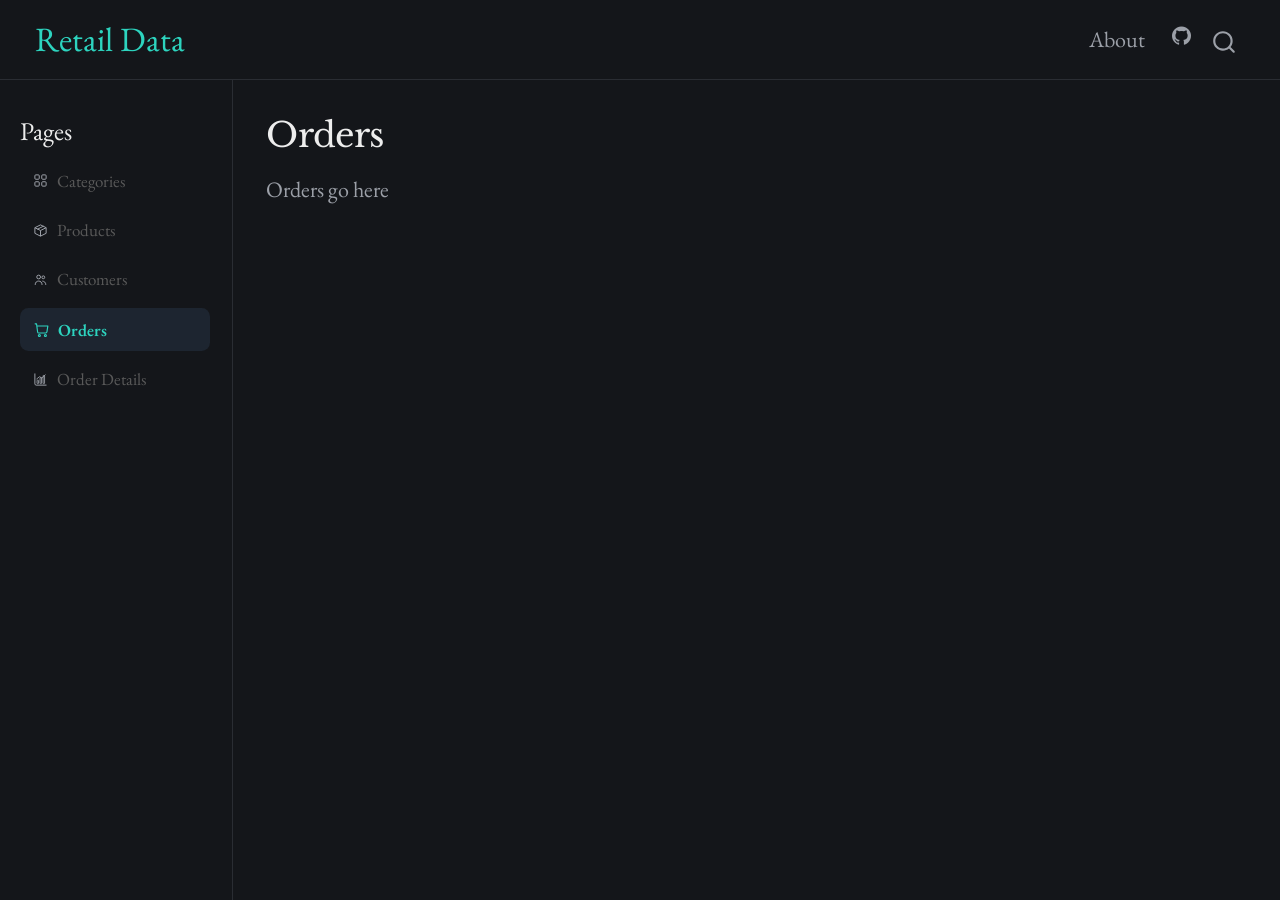
<file: docs/orders.html>
<!DOCTYPE html>
<html xmlns="http://www.w3.org/1999/xhtml" lang="en" xml:lang="en"><head>

<meta charset="utf-8">
<meta name="generator" content="quarto-1.10.18">

<meta name="viewport" content="width=device-width, initial-scale=1.0, user-scalable=yes">


<title>Orders – Retail Data</title>
<style>
/* Default styles provided by pandoc.
** See https://pandoc.org/MANUAL.html#variables-for-html for config info.
*/
span.smallcaps{font-variant: small-caps;}
div.columns{display: flex; gap: 1.5em;}
div.column{flex: auto;}
@media screen {
div.columns{gap: min(4vw, 1.5em);}
div.column{overflow-x: auto;}
}
div.hanging-indent{margin-left: 1.5em; text-indent: -1.5em;}
ul.task-list{list-style: none;}
ul.task-list li input[type="checkbox"] {
  width: 0.8em;
  margin: 0 0.8em 0.2em -1em; /* quarto-specific, see https://github.com/quarto-dev/quarto-cli/issues/4556 */ 
  vertical-align: middle;
}
</style>


<script src="site_libs/quarto-nav/quarto-nav.js"></script>
<script src="site_libs/clipboard/clipboard.min.js"></script>
<script src="site_libs/quarto-search/autocomplete.umd.js"></script>
<script src="site_libs/quarto-search/fuse.min.js"></script>
<script src="site_libs/quarto-search/quarto-search.js"></script>
<meta name="quarto:offset" content="./">
<script src="site_libs/quarto-html/quarto.js" type="module"></script>
<script src="site_libs/quarto-html/tabsets/tabsets.js" type="module"></script>
<script src="site_libs/quarto-html/popper.min.js"></script>
<script src="site_libs/quarto-html/tippy.umd.min.js"></script>
<script src="site_libs/quarto-html/anchor.min.js"></script>
<link href="site_libs/quarto-html/tippy.css" rel="stylesheet">
<link href="site_libs/quarto-html/quarto-syntax-highlighting-64a204ab8560d761af7679ceaba22944.css" rel="stylesheet" id="quarto-text-highlighting-styles">
<script src="site_libs/bootstrap/bootstrap.min.js"></script>
<link href="site_libs/bootstrap/bootstrap-icons.css" rel="stylesheet">
<link href="site_libs/bootstrap/bootstrap-b3ef42bdc7d74e6e93c7b95da9e3eaf5.min.css" rel="stylesheet" append-hash="true" id="quarto-bootstrap" data-mode="light">
<script id="quarto-search-options" type="application/json">{
  "location": "navbar",
  "copy-button": false,
  "collapse-after": 3,
  "panel-placement": "end",
  "type": "overlay",
  "limit": 50,
  "keyboard-shortcut": [
    "f",
    "/",
    "s"
  ],
  "show-item-context": false,
  "language": {
    "search-no-results-text": "No results",
    "search-matching-documents-text": "matching documents",
    "search-copy-link-title": "Copy link to search",
    "search-hide-matches-text": "Hide additional matches",
    "search-more-match-text": "more match in this document",
    "search-more-matches-text": "more matches in this document",
    "search-clear-button-title": "Clear",
    "search-text-placeholder": "",
    "search-detached-cancel-button-title": "Cancel",
    "search-submit-button-title": "Submit",
    "search-label": "Search"
  }
}</script>


</head>

<body class="nav-sidebar docked nav-fixed quarto-light">

<div id="quarto-search-results"></div>
  <header id="quarto-header" class="headroom fixed-top">
    <nav class="navbar navbar-expand-lg " data-bs-theme="dark">
      <div class="navbar-container container-fluid">
      <div class="navbar-brand-container mx-auto">
    <a class="navbar-brand" href="./index.html">
    <span class="navbar-title">Retail Data</span>
    </a>
  </div>
            <div id="quarto-search" class="" title="Search"></div>
          <button class="navbar-toggler" type="button" data-bs-toggle="collapse" data-bs-target="#navbarCollapse" aria-controls="navbarCollapse" role="menu" aria-expanded="false" aria-label="Toggle navigation" onclick="if (window.quartoToggleHeadroom) { window.quartoToggleHeadroom(); }">
  <span class="navbar-toggler-icon"></span>
</button>
          <div class="collapse navbar-collapse" id="navbarCollapse">
            <ul class="navbar-nav navbar-nav-scroll ms-auto">
  <li class="nav-item">
    <a class="nav-link" href="./about.html"> 
<span class="menu-text">About</span></a>
  </li>  
  <li class="nav-item compact">
    <a class="nav-link" href="https://github.com/theppel/Retail_Data"> <i class="bi bi-github" role="img">
</i> 
<span class="menu-text"></span></a>
  </li>  
</ul>
          </div> <!-- /navcollapse -->
            <div class="quarto-navbar-tools">
</div>
      </div> <!-- /container-fluid -->
    </nav>
  <nav class="quarto-secondary-nav">
    <div class="container-fluid d-flex">
      <button type="button" class="quarto-btn-toggle btn" data-bs-toggle="collapse" role="button" data-bs-target=".quarto-sidebar-collapse-item" aria-controls="quarto-sidebar" aria-expanded="false" aria-label="Toggle sidebar navigation" onclick="if (window.quartoToggleHeadroom) { window.quartoToggleHeadroom(); }">
        <i class="bi bi-layout-text-sidebar-reverse"></i>
      </button>
        <nav class="quarto-page-breadcrumbs" aria-label="breadcrumb"><ol class="breadcrumb"><li class="breadcrumb-item"><a href="./orders.html"><span class="sidebar-icon" style="--icon: url(/icons/orders.svg)"></span>Orders</a></li></ol></nav>
        <a class="flex-grow-1" role="navigation" data-bs-toggle="collapse" data-bs-target=".quarto-sidebar-collapse-item" aria-controls="quarto-sidebar" aria-expanded="false" aria-label="Toggle sidebar navigation" onclick="if (window.quartoToggleHeadroom) { window.quartoToggleHeadroom(); }">      
        </a>
    </div>
  </nav>
</header>
<!-- content -->
<div id="quarto-content" class="quarto-container page-columns page-rows-contents page-layout-full page-navbar">
<!-- sidebar -->
  <nav id="quarto-sidebar" class="sidebar collapse collapse-horizontal quarto-sidebar-collapse-item sidebar-navigation docked overflow-auto">
    <div class="sidebar-menu-container"> 
    <ul class="list-unstyled mt-1">
        <li class="sidebar-item">
 <span class="menu-text"><span id="sidebar-title">Pages</span></span>
  </li>
        <li class="sidebar-item">
  <div class="sidebar-item-container"> 
  <a href="./categories.html" class="sidebar-item-text sidebar-link">
 <span class="menu-text"><span class="sidebar-icon" style="--icon: url(/icons/categories.svg)"></span>Categories</span></a>
  </div>
</li>
        <li class="sidebar-item">
  <div class="sidebar-item-container"> 
  <a href="./products.html" class="sidebar-item-text sidebar-link">
 <span class="menu-text"><span class="sidebar-icon" style="--icon: url(/icons/products.svg)"></span>Products</span></a>
  </div>
</li>
        <li class="sidebar-item">
  <div class="sidebar-item-container"> 
  <a href="./customers.html" class="sidebar-item-text sidebar-link">
 <span class="menu-text"><span class="sidebar-icon" style="--icon: url(/icons/customers.svg)"></span>Customers</span></a>
  </div>
</li>
        <li class="sidebar-item">
  <div class="sidebar-item-container"> 
  <a href="./orders.html" class="sidebar-item-text sidebar-link active">
 <span class="menu-text"><span class="sidebar-icon" style="--icon: url(/icons/orders.svg)"></span>Orders</span></a>
  </div>
</li>
        <li class="sidebar-item">
  <div class="sidebar-item-container"> 
  <a href="./details.html" class="sidebar-item-text sidebar-link">
 <span class="menu-text"><span class="sidebar-icon" style="--icon: url(/icons/order_details.svg)"></span>Order Details</span></a>
  </div>
</li>
    </ul>
    </div>
</nav>
<div id="quarto-sidebar-glass" class="quarto-sidebar-collapse-item" data-bs-toggle="collapse" data-bs-target=".quarto-sidebar-collapse-item"></div>
<!-- margin-sidebar -->
    <div id="quarto-margin-sidebar" class="sidebar margin-sidebar zindex-bottom">
        
    </div>
<!-- main -->
<main class="content column-page-right" id="quarto-document-content">

<header id="title-block-header" class="quarto-title-block default">
<div class="quarto-title">
<h1 class="title">Orders</h1>
</div>



<div class="quarto-title-meta column-page-right">

    
  
    
  </div>
  


</header>


<p>Orders go here</p>



</main> <!-- /main -->
<script id="quarto-html-after-body" type="application/javascript">
  window.document.addEventListener("DOMContentLoaded", function (event) {
    const icon = "";
    const anchorJS = new window.AnchorJS();
    anchorJS.options = {
      placement: 'right',
      icon: icon
    };
    anchorJS.add('.anchored');
    const isCodeAnnotation = (el) => {
      for (const clz of el.classList) {
        if (clz.startsWith('code-annotation-')) {                     
          return true;
        }
      }
      return false;
    }
    const onCopySuccess = function(e) {
      // button target
      const button = e.trigger;
      // don't keep focus
      button.blur();
      // flash "checked"
      button.classList.add('code-copy-button-checked');
      var currentTitle = button.getAttribute("title");
      button.setAttribute("title", "Copied!");
      let tooltip;
      if (window.bootstrap) {
        button.setAttribute("data-bs-toggle", "tooltip");
        button.setAttribute("data-bs-placement", "left");
        button.setAttribute("data-bs-title", "Copied!");
        tooltip = new bootstrap.Tooltip(button, 
          { trigger: "manual", 
            customClass: "code-copy-button-tooltip",
            offset: [0, -8]});
        tooltip.show();    
      }
      setTimeout(function() {
        if (tooltip) {
          tooltip.hide();
          button.removeAttribute("data-bs-title");
          button.removeAttribute("data-bs-toggle");
          button.removeAttribute("data-bs-placement");
        }
        button.setAttribute("title", currentTitle);
        button.classList.remove('code-copy-button-checked');
      }, 1000);
      // clear code selection
      e.clearSelection();
    }
    const getTextToCopy = function(trigger) {
      const outerScaffold = trigger.parentElement.cloneNode(true);
      const codeEl = outerScaffold.querySelector('code');
      for (const childEl of codeEl.children) {
        if (isCodeAnnotation(childEl)) {
          childEl.remove();
        }
      }
      return codeEl.innerText;
    }
    const clipboard = new window.ClipboardJS('.code-copy-button:not([data-in-quarto-modal])', {
      text: getTextToCopy
    });
    clipboard.on('success', onCopySuccess);
    if (window.document.getElementById('quarto-embedded-source-code-modal')) {
      const clipboardModal = new window.ClipboardJS('.code-copy-button[data-in-quarto-modal]', {
        text: getTextToCopy,
        container: window.document.getElementById('quarto-embedded-source-code-modal')
      });
      clipboardModal.on('success', onCopySuccess);
    }
      var localhostRegex = new RegExp(/^(?:http|https):\/\/localhost\:?[0-9]*\//);
      var mailtoRegex = new RegExp(/^mailto:/);
        var filterRegex = new RegExp('/' + window.location.host + '/');
      var isInternal = (href) => {
          return filterRegex.test(href) || localhostRegex.test(href) || mailtoRegex.test(href);
      }
      // Inspect non-navigation links and adorn them if external
     var links = window.document.querySelectorAll('a[href]:not(.nav-link):not(.navbar-brand):not(.toc-action):not(.sidebar-link):not(.sidebar-item-toggle):not(.pagination-link):not(.no-external):not([aria-hidden]):not(.dropdown-item):not(.quarto-navigation-tool):not(.about-link)');
      for (var i=0; i<links.length; i++) {
        const link = links[i];
        if (!isInternal(link.href)) {
          // undo the damage that might have been done by quarto-nav.js in the case of
          // links that we want to consider external
          if (link.dataset.originalHref !== undefined) {
            link.href = link.dataset.originalHref;
          }
        }
      }
    function tippyHover(el, contentFn, onTriggerFn, onUntriggerFn) {
      const config = {
        allowHTML: true,
        maxWidth: 500,
        delay: 100,
        arrow: false,
        appendTo: function(el) {
            return el.parentElement;
        },
        interactive: true,
        interactiveBorder: 10,
        theme: 'quarto',
        placement: 'bottom-start',
      };
      if (contentFn) {
        config.content = contentFn;
      }
      if (onTriggerFn) {
        config.onTrigger = onTriggerFn;
      }
      if (onUntriggerFn) {
        config.onUntrigger = onUntriggerFn;
      }
      window.tippy(el, config); 
    }
    const noterefs = window.document.querySelectorAll('a[role="doc-noteref"]');
    for (var i=0; i<noterefs.length; i++) {
      const ref = noterefs[i];
      tippyHover(ref, function() {
        // use id or data attribute instead here
        let href = ref.getAttribute('data-footnote-href') || ref.getAttribute('href');
        try { href = new URL(href).hash; } catch {}
        const id = href.replace(/^#\/?/, "");
        const note = window.document.getElementById(id);
        if (note) {
          return note.innerHTML;
        } else {
          return "";
        }
      });
    }
    const xrefs = window.document.querySelectorAll('a.quarto-xref');
    const processXRef = (id, note) => {
      // Strip column container classes
      const stripColumnClz = (el) => {
        el.classList.remove("page-full", "page-columns");
        if (el.children) {
          for (const child of el.children) {
            stripColumnClz(child);
          }
        }
      }
      stripColumnClz(note)
      if (id === null || id.startsWith('sec-')) {
        // Special case sections, only their first couple elements
        const container = document.createElement("div");
        if (note.children && note.children.length > 2) {
          container.appendChild(note.children[0].cloneNode(true));
          for (let i = 1; i < note.children.length; i++) {
            const child = note.children[i];
            if (child.tagName === "P" && child.innerText === "") {
              continue;
            } else {
              container.appendChild(child.cloneNode(true));
              break;
            }
          }
          if (window.Quarto?.typesetMath) {
            window.Quarto.typesetMath(container);
          }
          return container.innerHTML
        } else {
          if (window.Quarto?.typesetMath) {
            window.Quarto.typesetMath(note);
          }
          return note.innerHTML;
        }
      } else {
        // Remove any anchor links if they are present
        const anchorLink = note.querySelector('a.anchorjs-link');
        if (anchorLink) {
          anchorLink.remove();
        }
        if (window.Quarto?.typesetMath) {
          window.Quarto.typesetMath(note);
        }
        if (note.classList.contains("callout")) {
          return note.outerHTML;
        } else {
          return note.innerHTML;
        }
      }
    }
    for (var i=0; i<xrefs.length; i++) {
      const xref = xrefs[i];
      tippyHover(xref, undefined, function(instance) {
        instance.disable();
        let url = xref.getAttribute('href');
        let hash = undefined; 
        if (url.startsWith('#')) {
          hash = url;
        } else {
          try { hash = new URL(url).hash; } catch {}
        }
        if (hash) {
          const id = hash.replace(/^#\/?/, "");
          const note = window.document.getElementById(id);
          if (note !== null) {
            try {
              const html = processXRef(id, note.cloneNode(true));
              instance.setContent(html);
            } finally {
              instance.enable();
              instance.show();
            }
          } else {
            // See if we can fetch this
            fetch(url.split('#')[0])
            .then(res => res.text())
            .then(html => {
              const parser = new DOMParser();
              const htmlDoc = parser.parseFromString(html, "text/html");
              const note = htmlDoc.getElementById(id);
              if (note !== null) {
                const html = processXRef(id, note);
                instance.setContent(html);
              } 
            }).finally(() => {
              instance.enable();
              instance.show();
            });
          }
        } else {
          // See if we can fetch a full url (with no hash to target)
          // This is a special case and we should probably do some content thinning / targeting
          fetch(url)
          .then(res => res.text())
          .then(html => {
            const parser = new DOMParser();
            const htmlDoc = parser.parseFromString(html, "text/html");
            const note = htmlDoc.querySelector('main.content');
            if (note !== null) {
              // This should only happen for chapter cross references
              // (since there is no id in the URL)
              // remove the first header
              if (note.children.length > 0 && note.children[0].tagName === "HEADER") {
                note.children[0].remove();
              }
              const html = processXRef(null, note);
              instance.setContent(html);
            } 
          }).finally(() => {
            instance.enable();
            instance.show();
          });
        }
      }, function(instance) {
      });
    }
        let selectedAnnoteEl;
        const selectorForAnnotation = ( cell, annotation) => {
          let cellAttr = 'data-code-cell="' + cell + '"';
          let lineAttr = 'data-code-annotation="' +  annotation + '"';
          const selector = 'span[' + cellAttr + '][' + lineAttr + ']';
          return selector;
        }
        const selectCodeLines = (annoteEl) => {
          const doc = window.document;
          const targetCell = annoteEl.getAttribute("data-target-cell");
          const targetAnnotation = annoteEl.getAttribute("data-target-annotation");
          const annoteSpan = window.document.querySelector(selectorForAnnotation(targetCell, targetAnnotation));
          const lines = annoteSpan.getAttribute("data-code-lines").split(",");
          const lineIds = lines.map((line) => {
            return targetCell + "-" + line;
          })
          let top = null;
          let height = null;
          let parent = null;
          if (lineIds.length > 0) {
              //compute the position of the single el (top and bottom and make a div)
              const el = window.document.getElementById(lineIds[0]);
              top = el.offsetTop;
              height = el.offsetHeight;
              parent = el.parentElement.parentElement;
            if (lineIds.length > 1) {
              const lastEl = window.document.getElementById(lineIds[lineIds.length - 1]);
              const bottom = lastEl.offsetTop + lastEl.offsetHeight;
              height = bottom - top;
            }
            if (top !== null && height !== null && parent !== null) {
              // cook up a div (if necessary) and position it 
              let div = window.document.getElementById("code-annotation-line-highlight");
              if (div === null) {
                div = window.document.createElement("div");
                div.setAttribute("id", "code-annotation-line-highlight");
                div.style.position = 'absolute';
                parent.appendChild(div);
              }
              div.style.top = top - 2 + "px";
              div.style.height = height + 4 + "px";
              div.style.left = 0;
              let gutterDiv = window.document.getElementById("code-annotation-line-highlight-gutter");
              if (gutterDiv === null) {
                gutterDiv = window.document.createElement("div");
                gutterDiv.setAttribute("id", "code-annotation-line-highlight-gutter");
                gutterDiv.style.position = 'absolute';
                const codeCell = window.document.getElementById(targetCell);
                const gutter = codeCell.querySelector('.code-annotation-gutter');
                gutter.appendChild(gutterDiv);
              }
              gutterDiv.style.top = top - 2 + "px";
              gutterDiv.style.height = height + 4 + "px";
            }
            selectedAnnoteEl = annoteEl;
          }
        };
        const unselectCodeLines = () => {
          const elementsIds = ["code-annotation-line-highlight", "code-annotation-line-highlight-gutter"];
          elementsIds.forEach((elId) => {
            const div = window.document.getElementById(elId);
            if (div) {
              div.remove();
            }
          });
          selectedAnnoteEl = undefined;
        };
          // Handle positioning of the toggle
      window.addEventListener(
        "resize",
        throttle(() => {
          elRect = undefined;
          if (selectedAnnoteEl) {
            selectCodeLines(selectedAnnoteEl);
          }
        }, 10)
      );
      function throttle(fn, ms) {
      let throttle = false;
      let timer;
        return (...args) => {
          if(!throttle) { // first call gets through
              fn.apply(this, args);
              throttle = true;
          } else { // all the others get throttled
              if(timer) clearTimeout(timer); // cancel #2
              timer = setTimeout(() => {
                fn.apply(this, args);
                timer = throttle = false;
              }, ms);
          }
        };
      }
        // Attach click handler to the DT
        const annoteDls = window.document.querySelectorAll('dt[data-target-cell]');
        for (const annoteDlNode of annoteDls) {
          annoteDlNode.addEventListener('click', (event) => {
            const clickedEl = event.target;
            if (clickedEl !== selectedAnnoteEl) {
              unselectCodeLines();
              const activeEl = window.document.querySelector('dt[data-target-cell].code-annotation-active');
              if (activeEl) {
                activeEl.classList.remove('code-annotation-active');
              }
              selectCodeLines(clickedEl);
              clickedEl.classList.add('code-annotation-active');
            } else {
              // Unselect the line
              unselectCodeLines();
              clickedEl.classList.remove('code-annotation-active');
            }
          });
        }
    const findCites = (el) => {
      const parentEl = el.parentElement;
      if (parentEl) {
        const cites = parentEl.dataset.cites;
        if (cites) {
          return {
            el,
            cites: cites.split(' ')
          };
        } else {
          return findCites(el.parentElement)
        }
      } else {
        return undefined;
      }
    };
    var bibliorefs = window.document.querySelectorAll('a[role="doc-biblioref"]');
    for (var i=0; i<bibliorefs.length; i++) {
      const ref = bibliorefs[i];
      const citeInfo = findCites(ref);
      if (citeInfo) {
        tippyHover(citeInfo.el, function() {
          var popup = window.document.createElement('div');
          citeInfo.cites.forEach(function(cite) {
            var citeDiv = window.document.createElement('div');
            citeDiv.classList.add('hanging-indent');
            citeDiv.classList.add('csl-entry');
            var biblioDiv = window.document.getElementById('ref-' + cite);
            if (biblioDiv) {
              citeDiv.innerHTML = biblioDiv.innerHTML;
            }
            popup.appendChild(citeDiv);
          });
          return popup.innerHTML;
        });
      }
    }
  });
  </script>
</div> <!-- /content -->




</body></html>
</file>
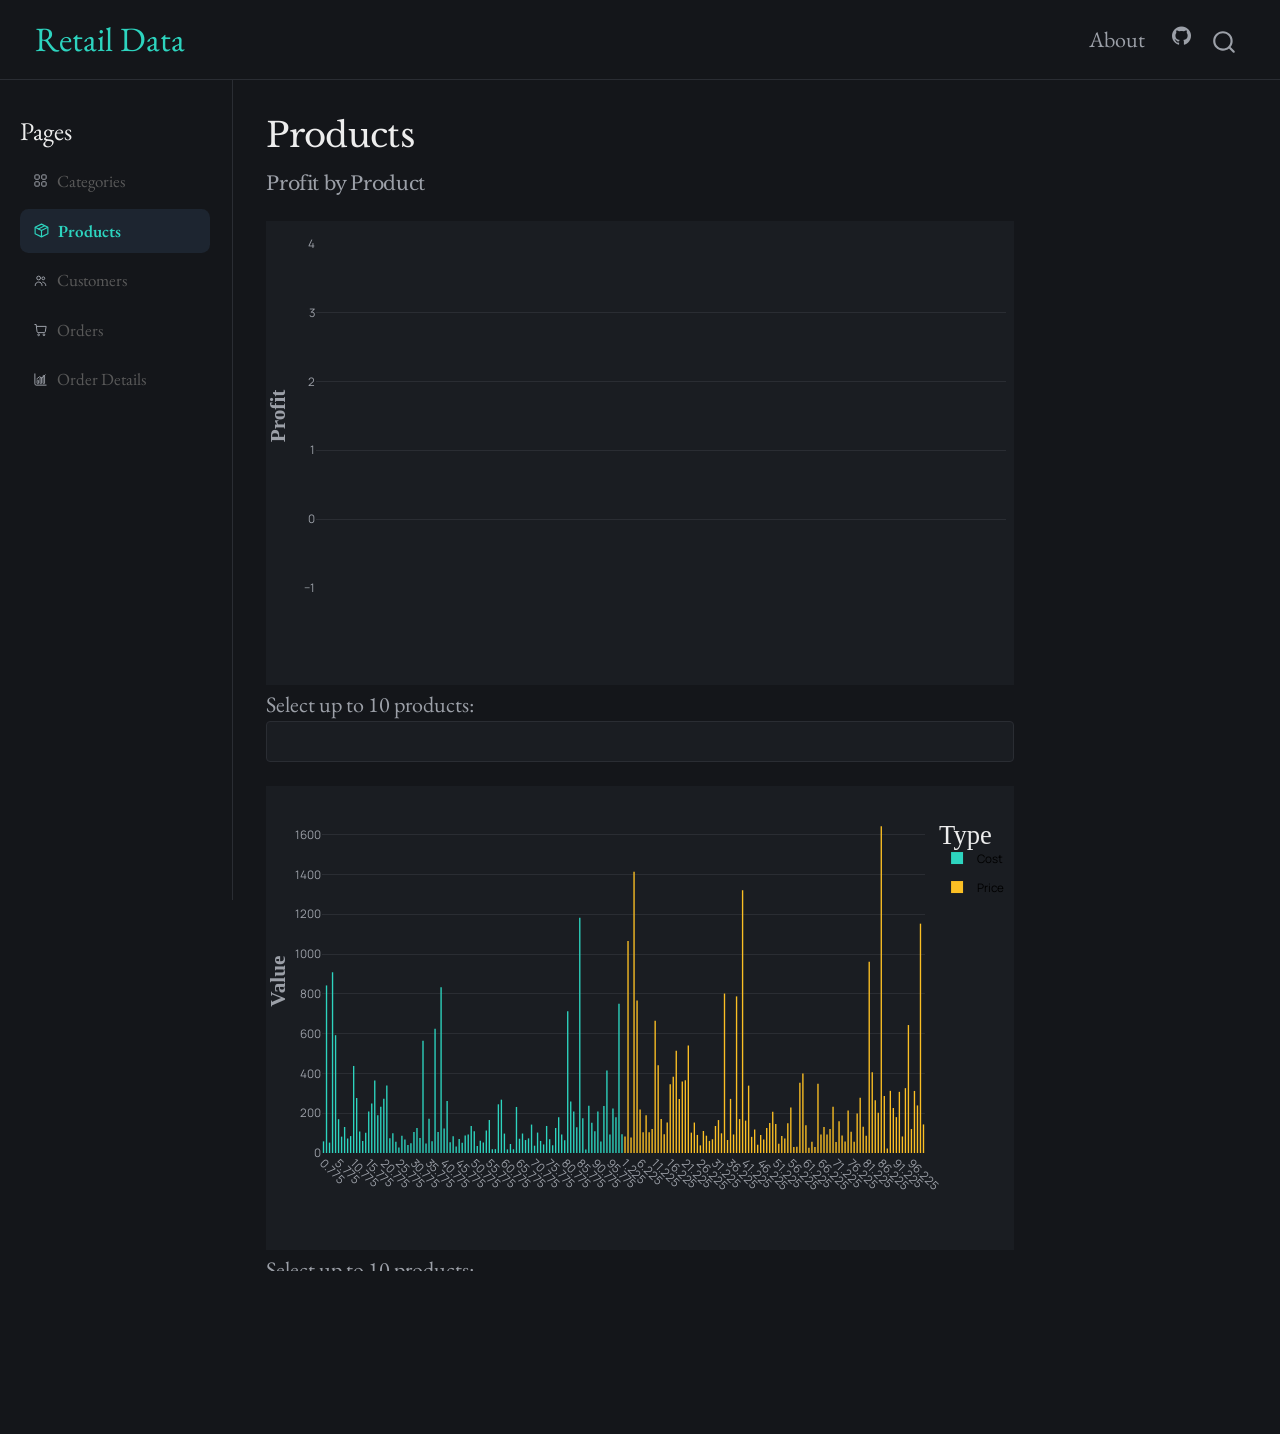
<file: docs/products.html>
<!DOCTYPE html>
<html xmlns="http://www.w3.org/1999/xhtml" lang="en" xml:lang="en"><head>

<meta charset="utf-8">
<meta name="generator" content="quarto-1.10.18">

<meta name="viewport" content="width=device-width, initial-scale=1.0, user-scalable=yes">


<title>Products – Retail Data</title>
<style>
/* Default styles provided by pandoc.
** See https://pandoc.org/MANUAL.html#variables-for-html for config info.
*/
span.smallcaps{font-variant: small-caps;}
div.columns{display: flex; gap: 1.5em;}
div.column{flex: auto;}
@media screen {
div.columns{gap: min(4vw, 1.5em);}
div.column{overflow-x: auto;}
}
div.hanging-indent{margin-left: 1.5em; text-indent: -1.5em;}
ul.task-list{list-style: none;}
ul.task-list li input[type="checkbox"] {
  width: 0.8em;
  margin: 0 0.8em 0.2em -1em; /* quarto-specific, see https://github.com/quarto-dev/quarto-cli/issues/4556 */ 
  vertical-align: middle;
}
</style>


<script src="site_libs/quarto-nav/quarto-nav.js"></script>
<script src="site_libs/clipboard/clipboard.min.js"></script>
<script src="site_libs/quarto-search/autocomplete.umd.js"></script>
<script src="site_libs/quarto-search/fuse.min.js"></script>
<script src="site_libs/quarto-search/quarto-search.js"></script>
<meta name="quarto:offset" content="./">
<script src="site_libs/quarto-html/quarto.js" type="module"></script>
<script src="site_libs/quarto-html/tabsets/tabsets.js" type="module"></script>
<script src="site_libs/quarto-html/popper.min.js"></script>
<script src="site_libs/quarto-html/tippy.umd.min.js"></script>
<script src="site_libs/quarto-html/anchor.min.js"></script>
<link href="site_libs/quarto-html/tippy.css" rel="stylesheet">
<link href="site_libs/quarto-html/quarto-syntax-highlighting-64a204ab8560d761af7679ceaba22944.css" rel="stylesheet" id="quarto-text-highlighting-styles">
<script src="site_libs/bootstrap/bootstrap.min.js"></script>
<link href="site_libs/bootstrap/bootstrap-icons.css" rel="stylesheet">
<link href="site_libs/bootstrap/bootstrap-8c2ff8a897b3415eeb834b01551b305b.min.css" rel="stylesheet" append-hash="true" id="quarto-bootstrap" data-mode="light">
<script id="quarto-search-options" type="application/json">{
  "location": "navbar",
  "copy-button": false,
  "collapse-after": 3,
  "panel-placement": "end",
  "type": "overlay",
  "limit": 50,
  "keyboard-shortcut": [
    "f",
    "/",
    "s"
  ],
  "show-item-context": false,
  "language": {
    "search-no-results-text": "No results",
    "search-matching-documents-text": "matching documents",
    "search-copy-link-title": "Copy link to search",
    "search-hide-matches-text": "Hide additional matches",
    "search-more-match-text": "more match in this document",
    "search-more-matches-text": "more matches in this document",
    "search-clear-button-title": "Clear",
    "search-text-placeholder": "",
    "search-detached-cancel-button-title": "Cancel",
    "search-submit-button-title": "Submit",
    "search-label": "Search"
  }
}</script>
<link href="site_libs/htmltools-fill-0.5.9/fill.css" rel="stylesheet">

<script src="site_libs/htmlwidgets-1.6.4/htmlwidgets.js"></script>

<script src="site_libs/plotly-binding-4.12.1/plotly.js"></script>

<script src="site_libs/typedarray-0.1/typedarray.min.js"></script>

<script src="site_libs/jquery-3.5.1/jquery.min.js"></script>

<link href="site_libs/crosstalk-1.2.2/css/crosstalk.min.css" rel="stylesheet">

<script src="site_libs/crosstalk-1.2.2/js/crosstalk.min.js"></script>

<link href="site_libs/plotly-htmlwidgets-css-2.25.2/plotly-htmlwidgets.css" rel="stylesheet">

<script src="site_libs/plotly-main-2.25.2/plotly-latest.min.js"></script>

<link href="site_libs/selectize-0.12.4/css/selectize.bootstrap3.css" rel="stylesheet">

<script src="site_libs/selectize-0.12.4/js/selectize.min.js"></script>



</head>

<body class="nav-sidebar docked nav-fixed quarto-light">

<div id="quarto-search-results"></div>
  <header id="quarto-header" class="headroom fixed-top">
    <nav class="navbar navbar-expand-lg " data-bs-theme="dark">
      <div class="navbar-container container-fluid">
      <div class="navbar-brand-container mx-auto">
    <a class="navbar-brand" href="./index.html">
    <span class="navbar-title">Retail Data</span>
    </a>
  </div>
            <div id="quarto-search" class="" title="Search"></div>
          <button class="navbar-toggler" type="button" data-bs-toggle="collapse" data-bs-target="#navbarCollapse" aria-controls="navbarCollapse" role="menu" aria-expanded="false" aria-label="Toggle navigation" onclick="if (window.quartoToggleHeadroom) { window.quartoToggleHeadroom(); }">
  <span class="navbar-toggler-icon"></span>
</button>
          <div class="collapse navbar-collapse" id="navbarCollapse">
            <ul class="navbar-nav navbar-nav-scroll ms-auto">
  <li class="nav-item">
    <a class="nav-link" href="./about.html"> 
<span class="menu-text">About</span></a>
  </li>  
  <li class="nav-item compact">
    <a class="nav-link" href="https://github.com/theppel/Retail_Data"> <i class="bi bi-github" role="img">
</i> 
<span class="menu-text"></span></a>
  </li>  
</ul>
          </div> <!-- /navcollapse -->
            <div class="quarto-navbar-tools">
</div>
      </div> <!-- /container-fluid -->
    </nav>
  <nav class="quarto-secondary-nav">
    <div class="container-fluid d-flex">
      <button type="button" class="quarto-btn-toggle btn" data-bs-toggle="collapse" role="button" data-bs-target=".quarto-sidebar-collapse-item" aria-controls="quarto-sidebar" aria-expanded="false" aria-label="Toggle sidebar navigation" onclick="if (window.quartoToggleHeadroom) { window.quartoToggleHeadroom(); }">
        <i class="bi bi-layout-text-sidebar-reverse"></i>
      </button>
        <nav class="quarto-page-breadcrumbs" aria-label="breadcrumb"><ol class="breadcrumb"><li class="breadcrumb-item"><a href="./products.html"><span class="sidebar-icon" style="--icon: url(/icons/products.svg)"></span>Products</a></li></ol></nav>
        <a class="flex-grow-1" role="navigation" data-bs-toggle="collapse" data-bs-target=".quarto-sidebar-collapse-item" aria-controls="quarto-sidebar" aria-expanded="false" aria-label="Toggle sidebar navigation" onclick="if (window.quartoToggleHeadroom) { window.quartoToggleHeadroom(); }">      
        </a>
    </div>
  </nav>
</header>
<!-- content -->
<div id="quarto-content" class="quarto-container page-columns page-rows-contents page-layout-full page-navbar">
<!-- sidebar -->
  <nav id="quarto-sidebar" class="sidebar collapse collapse-horizontal quarto-sidebar-collapse-item sidebar-navigation docked overflow-auto">
    <div class="sidebar-menu-container"> 
    <ul class="list-unstyled mt-1">
        <li class="sidebar-item">
 <span class="menu-text"><span id="sidebar-title">Pages</span></span>
  </li>
        <li class="sidebar-item">
  <div class="sidebar-item-container"> 
  <a href="./categories.html" class="sidebar-item-text sidebar-link">
 <span class="menu-text"><span class="sidebar-icon" style="--icon: url(/icons/categories.svg)"></span>Categories</span></a>
  </div>
</li>
        <li class="sidebar-item">
  <div class="sidebar-item-container"> 
  <a href="./products.html" class="sidebar-item-text sidebar-link active">
 <span class="menu-text"><span class="sidebar-icon" style="--icon: url(/icons/products.svg)"></span>Products</span></a>
  </div>
</li>
        <li class="sidebar-item">
  <div class="sidebar-item-container"> 
  <a href="./customers.html" class="sidebar-item-text sidebar-link">
 <span class="menu-text"><span class="sidebar-icon" style="--icon: url(/icons/customers.svg)"></span>Customers</span></a>
  </div>
</li>
        <li class="sidebar-item">
  <div class="sidebar-item-container"> 
  <a href="./orders.html" class="sidebar-item-text sidebar-link">
 <span class="menu-text"><span class="sidebar-icon" style="--icon: url(/icons/orders.svg)"></span>Orders</span></a>
  </div>
</li>
        <li class="sidebar-item">
  <div class="sidebar-item-container"> 
  <a href="./details.html" class="sidebar-item-text sidebar-link">
 <span class="menu-text"><span class="sidebar-icon" style="--icon: url(/icons/order_details.svg)"></span>Order Details</span></a>
  </div>
</li>
    </ul>
    </div>
</nav>
<div id="quarto-sidebar-glass" class="quarto-sidebar-collapse-item" data-bs-toggle="collapse" data-bs-target=".quarto-sidebar-collapse-item"></div>
<!-- margin-sidebar -->
    <div id="quarto-margin-sidebar" class="sidebar margin-sidebar">
        <nav id="TOC" role="doc-toc" class="toc-active">
    <h2 id="toc-title">On this page</h2>
   
  <ul>
  <li><a href="#profit-by-product" id="toc-profit-by-product" class="nav-link active" data-scroll-target="#profit-by-product">Profit by Product</a></li>
  </ul>
</nav>
    </div>
<!-- main -->
<main class="content column-body" id="quarto-document-content">

<header id="title-block-header" class="quarto-title-block default">
<div class="quarto-title">
<h1 class="title">Products</h1>
</div>



<div class="quarto-title-meta column-body">

    
  
    
  </div>
  


</header>


<section id="profit-by-product" class="level2">
<h2 class="anchored" data-anchor-id="profit-by-product">Profit by Product</h2>
<div class="cell">
<div class="cell-output-display">
<div class="plotly html-widget html-fill-item" id="htmlwidget-b6fdf034ac5fb2b33847" style="width:100%;height:464px;"></div>
<script type="application/json" data-for="htmlwidget-b6fdf034ac5fb2b33847">{"x":{"data":[{"orientation":"v","width":0.89999999999999991,"base":0,"x":[1],"y":[24.630000000000003],"text":"ProductName: ABC's Baby Spinach<br />Profit:  24.63<br />ProductName: ABC's Baby Spinach","key":["ABC's Baby Spinach"],"type":"bar","textposition":"none","marker":{"autocolorscale":false,"color":"rgba(248,118,109,1)","line":{"width":1.8897637795275593,"color":"transparent"}},"set":"barGroup","name":"ABC's Baby Spinach","legendgroup":"ABC's Baby Spinach","showlegend":true,"xaxis":"x","yaxis":"y","hoverinfo":"text","_isSimpleKey":true,"_isNestedKey":false,"frame":null},{"orientation":"v","width":0.90000000000000013,"base":0,"x":[2],"y":[223.64999999999998],"text":"ProductName: ABC's Beef Ribeye<br />Profit: 223.65<br />ProductName: ABC's Beef Ribeye","key":["ABC's Beef Ribeye"],"type":"bar","textposition":"none","marker":{"autocolorscale":false,"color":"rgba(246,121,99,1)","line":{"width":1.8897637795275593,"color":"transparent"}},"set":"barGroup","name":"ABC's Beef Ribeye","legendgroup":"ABC's Beef Ribeye","showlegend":true,"xaxis":"x","yaxis":"y","hoverinfo":"text","_isSimpleKey":true,"_isNestedKey":false,"frame":null},{"orientation":"v","width":0.90000000000000036,"base":0,"x":[3],"y":[26.220000000000002],"text":"ProductName: ABC's Blueberries<br />Profit:  26.22<br />ProductName: ABC's Blueberries","key":["ABC's Blueberries"],"type":"bar","textposition":"none","marker":{"autocolorscale":false,"color":"rgba(243,123,89,1)","line":{"width":1.8897637795275593,"color":"transparent"}},"set":"barGroup","name":"ABC's Blueberries","legendgroup":"ABC's Blueberries","showlegend":true,"xaxis":"x","yaxis":"y","hoverinfo":"text","_isSimpleKey":true,"_isNestedKey":false,"frame":null},{"orientation":"v","width":0.90000000000000036,"base":0,"x":[4],"y":[505.69],"text":"ProductName: ABC's Ground Beef<br />Profit: 505.69<br />ProductName: ABC's Ground Beef","key":["ABC's Ground Beef"],"type":"bar","textposition":"none","marker":{"autocolorscale":false,"color":"rgba(240,126,77,1)","line":{"width":1.8897637795275593,"color":"transparent"}},"set":"barGroup","name":"ABC's Ground Beef","legendgroup":"ABC's Ground Beef","showlegend":true,"xaxis":"x","yaxis":"y","hoverinfo":"text","_isSimpleKey":true,"_isNestedKey":false,"frame":null},{"orientation":"v","width":0.90000000000000036,"base":0,"x":[5],"y":[173.87],"text":"ProductName: ABC's Lamb Chops<br />Profit: 173.87<br />ProductName: ABC's Lamb Chops","key":["ABC's Lamb Chops"],"type":"bar","textposition":"none","marker":{"autocolorscale":false,"color":"rgba(237,129,65,1)","line":{"width":1.8897637795275593,"color":"transparent"}},"set":"barGroup","name":"ABC's Lamb Chops","legendgroup":"ABC's Lamb Chops","showlegend":true,"xaxis":"x","yaxis":"y","hoverinfo":"text","_isSimpleKey":true,"_isNestedKey":false,"frame":null},{"orientation":"v","width":0.90000000000000036,"base":0,"x":[6],"y":[48.339999999999996],"text":"ProductName: ABC's Organic Carrots<br />Profit:  48.34<br />ProductName: ABC's Organic Carrots","key":["ABC's Organic Carrots"],"type":"bar","textposition":"none","marker":{"autocolorscale":false,"color":"rgba(234,131,49,1)","line":{"width":1.8897637795275593,"color":"transparent"}},"set":"barGroup","name":"ABC's Organic Carrots","legendgroup":"ABC's Organic Carrots","showlegend":true,"xaxis":"x","yaxis":"y","hoverinfo":"text","_isSimpleKey":true,"_isNestedKey":false,"frame":null},{"orientation":"v","width":0.90000000000000036,"base":0,"x":[7],"y":[22.049999999999997],"text":"ProductName: ABC's Organic Eggs<br />Profit:  22.05<br />ProductName: ABC's Organic Eggs","key":["ABC's Organic Eggs"],"type":"bar","textposition":"none","marker":{"autocolorscale":false,"color":"rgba(231,134,27,1)","line":{"width":1.8897637795275593,"color":"transparent"}},"set":"barGroup","name":"ABC's Organic Eggs","legendgroup":"ABC's Organic Eggs","showlegend":true,"xaxis":"x","yaxis":"y","hoverinfo":"text","_isSimpleKey":true,"_isNestedKey":false,"frame":null},{"orientation":"v","width":0.89999999999999947,"base":0,"x":[8],"y":[59.25],"text":"ProductName: ABC's Parmesan<br />Profit:  59.25<br />ProductName: ABC's Parmesan","key":["ABC's Parmesan"],"type":"bar","textposition":"none","marker":{"autocolorscale":false,"color":"rgba(227,136,0,1)","line":{"width":1.8897637795275593,"color":"transparent"}},"set":"barGroup","name":"ABC's Parmesan","legendgroup":"ABC's Parmesan","showlegend":true,"xaxis":"x","yaxis":"y","hoverinfo":"text","_isSimpleKey":true,"_isNestedKey":false,"frame":null},{"orientation":"v","width":0.89999999999999858,"base":0,"x":[9],"y":[31.049999999999997],"text":"ProductName: ABC's Red Apples<br />Profit:  31.05<br />ProductName: ABC's Red Apples","key":["ABC's Red Apples"],"type":"bar","textposition":"none","marker":{"autocolorscale":false,"color":"rgba(224,139,0,1)","line":{"width":1.8897637795275593,"color":"transparent"}},"set":"barGroup","name":"ABC's Red Apples","legendgroup":"ABC's Red Apples","showlegend":true,"xaxis":"x","yaxis":"y","hoverinfo":"text","_isSimpleKey":true,"_isNestedKey":false,"frame":null},{"orientation":"v","width":0.89999999999999858,"base":0,"x":[10],"y":[35.930000000000007],"text":"ProductName: ABC's Salted Butter<br />Profit:  35.93<br />ProductName: ABC's Salted Butter","key":["ABC's Salted Butter"],"type":"bar","textposition":"none","marker":{"autocolorscale":false,"color":"rgba(220,141,0,1)","line":{"width":1.8897637795275593,"color":"transparent"}},"set":"barGroup","name":"ABC's Salted Butter","legendgroup":"ABC's Salted Butter","showlegend":true,"xaxis":"x","yaxis":"y","hoverinfo":"text","_isSimpleKey":true,"_isNestedKey":false,"frame":null},{"orientation":"v","width":0.89999999999999858,"base":0,"x":[11],"y":[227.22000000000003],"text":"ProductName: ABC's Tuna Steak<br />Profit: 227.22<br />ProductName: ABC's Tuna Steak","key":["ABC's Tuna Steak"],"type":"bar","textposition":"none","marker":{"autocolorscale":false,"color":"rgba(216,144,0,1)","line":{"width":1.8897637795275593,"color":"transparent"}},"set":"barGroup","name":"ABC's Tuna Steak","legendgroup":"ABC's Tuna Steak","showlegend":true,"xaxis":"x","yaxis":"y","hoverinfo":"text","_isSimpleKey":true,"_isNestedKey":false,"frame":null},{"orientation":"v","width":0.89999999999999858,"base":0,"x":[12],"y":[164.28999999999999],"text":"ProductName: ABC's Whole Milk<br />Profit: 164.29<br />ProductName: ABC's Whole Milk","key":["ABC's Whole Milk"],"type":"bar","textposition":"none","marker":{"autocolorscale":false,"color":"rgba(211,146,0,1)","line":{"width":1.8897637795275593,"color":"transparent"}},"set":"barGroup","name":"ABC's Whole Milk","legendgroup":"ABC's Whole Milk","showlegend":true,"xaxis":"x","yaxis":"y","hoverinfo":"text","_isSimpleKey":true,"_isNestedKey":false,"frame":null},{"orientation":"v","width":0.89999999999999858,"base":0,"x":[13],"y":[61.619999999999976],"text":"ProductName: DEF's All-Purpose Cleaner<br />Profit:  61.62<br />ProductName: DEF's All-Purpose Cleaner","key":["DEF's All-Purpose Cleaner"],"type":"bar","textposition":"none","marker":{"autocolorscale":false,"color":"rgba(207,148,0,1)","line":{"width":1.8897637795275593,"color":"transparent"}},"set":"barGroup","name":"DEF's All-Purpose Cleaner","legendgroup":"DEF's All-Purpose Cleaner","showlegend":true,"xaxis":"x","yaxis":"y","hoverinfo":"text","_isSimpleKey":true,"_isNestedKey":false,"frame":null},{"orientation":"v","width":0.89999999999999858,"base":0,"x":[14],"y":[34.480000000000004],"text":"ProductName: DEF's Bleach Gel<br />Profit:  34.48<br />ProductName: DEF's Bleach Gel","key":["DEF's Bleach Gel"],"type":"bar","textposition":"none","marker":{"autocolorscale":false,"color":"rgba(202,151,0,1)","line":{"width":1.8897637795275593,"color":"transparent"}},"set":"barGroup","name":"DEF's Bleach Gel","legendgroup":"DEF's Bleach Gel","showlegend":true,"xaxis":"x","yaxis":"y","hoverinfo":"text","_isSimpleKey":true,"_isNestedKey":false,"frame":null},{"orientation":"v","width":0.89999999999999858,"base":0,"x":[15],"y":[52.229999999999997],"text":"ProductName: DEF's Body Wash<br />Profit:  52.23<br />ProductName: DEF's Body Wash","key":["DEF's Body Wash"],"type":"bar","textposition":"none","marker":{"autocolorscale":false,"color":"rgba(197,153,0,1)","line":{"width":1.8897637795275593,"color":"transparent"}},"set":"barGroup","name":"DEF's Body Wash","legendgroup":"DEF's Body Wash","showlegend":true,"xaxis":"x","yaxis":"y","hoverinfo":"text","_isSimpleKey":true,"_isNestedKey":false,"frame":null},{"orientation":"v","width":0.89999999999999858,"base":0,"x":[16],"y":[137.33000000000001],"text":"ProductName: DEF's Disinfectant Spray<br />Profit: 137.33<br />ProductName: DEF's Disinfectant Spray","key":["DEF's Disinfectant Spray"],"type":"bar","textposition":"none","marker":{"autocolorscale":false,"color":"rgba(192,155,0,1)","line":{"width":1.8897637795275593,"color":"transparent"}},"set":"barGroup","name":"DEF's Disinfectant Spray","legendgroup":"DEF's Disinfectant Spray","showlegend":true,"xaxis":"x","yaxis":"y","hoverinfo":"text","_isSimpleKey":true,"_isNestedKey":false,"frame":null},{"orientation":"v","width":0.89999999999999858,"base":0,"x":[17],"y":[134.82999999999998],"text":"ProductName: DEF's Facial Cleanser<br />Profit: 134.83<br />ProductName: DEF's Facial Cleanser","key":["DEF's Facial Cleanser"],"type":"bar","textposition":"none","marker":{"autocolorscale":false,"color":"rgba(187,157,0,1)","line":{"width":1.8897637795275593,"color":"transparent"}},"set":"barGroup","name":"DEF's Facial Cleanser","legendgroup":"DEF's Facial Cleanser","showlegend":true,"xaxis":"x","yaxis":"y","hoverinfo":"text","_isSimpleKey":true,"_isNestedKey":false,"frame":null},{"orientation":"v","width":0.89999999999999858,"base":0,"x":[18],"y":[150.42999999999998],"text":"ProductName: DEF's Laundry Detergent<br />Profit: 150.43<br />ProductName: DEF's Laundry Detergent","key":["DEF's Laundry Detergent"],"type":"bar","textposition":"none","marker":{"autocolorscale":false,"color":"rgba(181,159,0,1)","line":{"width":1.8897637795275593,"color":"transparent"}},"set":"barGroup","name":"DEF's Laundry Detergent","legendgroup":"DEF's Laundry Detergent","showlegend":true,"xaxis":"x","yaxis":"y","hoverinfo":"text","_isSimpleKey":true,"_isNestedKey":false,"frame":null},{"orientation":"v","width":0.89999999999999858,"base":0,"x":[19],"y":[81.210000000000022],"text":"ProductName: DEF's Mint Toothpaste<br />Profit:  81.21<br />ProductName: DEF's Mint Toothpaste","key":["DEF's Mint Toothpaste"],"type":"bar","textposition":"none","marker":{"autocolorscale":false,"color":"rgba(175,161,0,1)","line":{"width":1.8897637795275593,"color":"transparent"}},"set":"barGroup","name":"DEF's Mint Toothpaste","legendgroup":"DEF's Mint Toothpaste","showlegend":true,"xaxis":"x","yaxis":"y","hoverinfo":"text","_isSimpleKey":true,"_isNestedKey":false,"frame":null},{"orientation":"v","width":0.89999999999999858,"base":0,"x":[20],"y":[126.41999999999997],"text":"ProductName: DEF's Shaving Cream<br />Profit: 126.42<br />ProductName: DEF's Shaving Cream","key":["DEF's Shaving Cream"],"type":"bar","textposition":"none","marker":{"autocolorscale":false,"color":"rgba(169,163,0,1)","line":{"width":1.8897637795275593,"color":"transparent"}},"set":"barGroup","name":"DEF's Shaving Cream","legendgroup":"DEF's Shaving Cream","showlegend":true,"xaxis":"x","yaxis":"y","hoverinfo":"text","_isSimpleKey":true,"_isNestedKey":false,"frame":null},{"orientation":"v","width":0.89999999999999858,"base":0,"x":[21],"y":[92.990000000000023],"text":"ProductName: DEF's Sunscreen SPF 50<br />Profit:  92.99<br />ProductName: DEF's Sunscreen SPF 50","key":["DEF's Sunscreen SPF 50"],"type":"bar","textposition":"none","marker":{"autocolorscale":false,"color":"rgba(163,165,0,1)","line":{"width":1.8897637795275593,"color":"transparent"}},"set":"barGroup","name":"DEF's Sunscreen SPF 50","legendgroup":"DEF's Sunscreen SPF 50","showlegend":true,"xaxis":"x","yaxis":"y","hoverinfo":"text","_isSimpleKey":true,"_isNestedKey":false,"frame":null},{"orientation":"v","width":0.89999999999999858,"base":0,"x":[22],"y":[200.86999999999998],"text":"ProductName: DEF's Toilet Cleaner<br />Profit: 200.87<br />ProductName: DEF's Toilet Cleaner","key":["DEF's Toilet Cleaner"],"type":"bar","textposition":"none","marker":{"autocolorscale":false,"color":"rgba(156,167,0,1)","line":{"width":1.8897637795275593,"color":"transparent"}},"set":"barGroup","name":"DEF's Toilet Cleaner","legendgroup":"DEF's Toilet Cleaner","showlegend":true,"xaxis":"x","yaxis":"y","hoverinfo":"text","_isSimpleKey":true,"_isNestedKey":false,"frame":null},{"orientation":"v","width":0.89999999999999858,"base":0,"x":[23],"y":[27.890000000000001],"text":"ProductName: GHI's Chicken Nuggets<br />Profit:  27.89<br />ProductName: GHI's Chicken Nuggets","key":["GHI's Chicken Nuggets"],"type":"bar","textposition":"none","marker":{"autocolorscale":false,"color":"rgba(149,169,0,1)","line":{"width":1.8897637795275593,"color":"transparent"}},"set":"barGroup","name":"GHI's Chicken Nuggets","legendgroup":"GHI's Chicken Nuggets","showlegend":true,"xaxis":"x","yaxis":"y","hoverinfo":"text","_isSimpleKey":true,"_isNestedKey":false,"frame":null},{"orientation":"v","width":0.89999999999999858,"base":0,"x":[24],"y":[53.730000000000004],"text":"ProductName: GHI's Fish Sticks<br />Profit:  53.73<br />ProductName: GHI's Fish Sticks","key":["GHI's Fish Sticks"],"type":"bar","textposition":"none","marker":{"autocolorscale":false,"color":"rgba(141,171,0,1)","line":{"width":1.8897637795275593,"color":"transparent"}},"set":"barGroup","name":"GHI's Fish Sticks","legendgroup":"GHI's Fish Sticks","showlegend":true,"xaxis":"x","yaxis":"y","hoverinfo":"text","_isSimpleKey":true,"_isNestedKey":false,"frame":null},{"orientation":"v","width":0.89999999999999858,"base":0,"x":[25],"y":[34.259999999999998],"text":"ProductName: GHI's French Fries<br />Profit:  34.26<br />ProductName: GHI's French Fries","key":["GHI's French Fries"],"type":"bar","textposition":"none","marker":{"autocolorscale":false,"color":"rgba(133,173,0,1)","line":{"width":1.8897637795275593,"color":"transparent"}},"set":"barGroup","name":"GHI's French Fries","legendgroup":"GHI's French Fries","showlegend":true,"xaxis":"x","yaxis":"y","hoverinfo":"text","_isSimpleKey":true,"_isNestedKey":false,"frame":null},{"orientation":"v","width":0.89999999999999858,"base":0,"x":[26],"y":[10.290000000000003],"text":"ProductName: GHI's Frozen Peas<br />Profit:  10.29<br />ProductName: GHI's Frozen Peas","key":["GHI's Frozen Peas"],"type":"bar","textposition":"none","marker":{"autocolorscale":false,"color":"rgba(124,174,0,1)","line":{"width":1.8897637795275593,"color":"transparent"}},"set":"barGroup","name":"GHI's Frozen Peas","legendgroup":"GHI's Frozen Peas","showlegend":true,"xaxis":"x","yaxis":"y","hoverinfo":"text","_isSimpleKey":true,"_isNestedKey":false,"frame":null},{"orientation":"v","width":0.89999999999999858,"base":0,"x":[27],"y":[24.359999999999992],"text":"ProductName: GHI's Veggie Burgers<br />Profit:  24.36<br />ProductName: GHI's Veggie Burgers","key":["GHI's Veggie Burgers"],"type":"bar","textposition":"none","marker":{"autocolorscale":false,"color":"rgba(114,176,0,1)","line":{"width":1.8897637795275593,"color":"transparent"}},"set":"barGroup","name":"GHI's Veggie Burgers","legendgroup":"GHI's Veggie Burgers","showlegend":true,"xaxis":"x","yaxis":"y","hoverinfo":"text","_isSimpleKey":true,"_isNestedKey":false,"frame":null},{"orientation":"v","width":0.89999999999999858,"base":0,"x":[28],"y":[19.220000000000006],"text":"ProductName: JKL's Frozen Berries<br />Profit:  19.22<br />ProductName: JKL's Frozen Berries","key":["JKL's Frozen Berries"],"type":"bar","textposition":"none","marker":{"autocolorscale":false,"color":"rgba(103,177,0,1)","line":{"width":1.8897637795275593,"color":"transparent"}},"set":"barGroup","name":"JKL's Frozen Berries","legendgroup":"JKL's Frozen Berries","showlegend":true,"xaxis":"x","yaxis":"y","hoverinfo":"text","_isSimpleKey":true,"_isNestedKey":false,"frame":null},{"orientation":"v","width":0.89999999999999858,"base":0,"x":[29],"y":[20.080000000000002],"text":"ProductName: JKL's Frozen Waffles<br />Profit:  20.08<br />ProductName: JKL's Frozen Waffles","key":["JKL's Frozen Waffles"],"type":"bar","textposition":"none","marker":{"autocolorscale":false,"color":"rgba(91,179,0,1)","line":{"width":1.8897637795275593,"color":"transparent"}},"set":"barGroup","name":"JKL's Frozen Waffles","legendgroup":"JKL's Frozen Waffles","showlegend":true,"xaxis":"x","yaxis":"y","hoverinfo":"text","_isSimpleKey":true,"_isNestedKey":false,"frame":null},{"orientation":"v","width":0.89999999999999858,"base":0,"x":[30],"y":[19.900000000000002],"text":"ProductName: JKL's Ice Cream Vanilla<br />Profit:  19.90<br />ProductName: JKL's Ice Cream Vanilla","key":["JKL's Ice Cream Vanilla"],"type":"bar","textposition":"none","marker":{"autocolorscale":false,"color":"rgba(76,180,0,1)","line":{"width":1.8897637795275593,"color":"transparent"}},"set":"barGroup","name":"JKL's Ice Cream Vanilla","legendgroup":"JKL's Ice Cream Vanilla","showlegend":true,"xaxis":"x","yaxis":"y","hoverinfo":"text","_isSimpleKey":true,"_isNestedKey":false,"frame":null},{"orientation":"v","width":0.89999999999999858,"base":0,"x":[31],"y":[30.490000000000006],"text":"ProductName: JKL's Pepperoni Pizza<br />Profit:  30.49<br />ProductName: JKL's Pepperoni Pizza","key":["JKL's Pepperoni Pizza"],"type":"bar","textposition":"none","marker":{"autocolorscale":false,"color":"rgba(57,182,0,1)","line":{"width":1.8897637795275593,"color":"transparent"}},"set":"barGroup","name":"JKL's Pepperoni Pizza","legendgroup":"JKL's Pepperoni Pizza","showlegend":true,"xaxis":"x","yaxis":"y","hoverinfo":"text","_isSimpleKey":true,"_isNestedKey":false,"frame":null},{"orientation":"v","width":0.90000000000000213,"base":0,"x":[32],"y":[40.449999999999996],"text":"ProductName: JKL's Puff Pastry<br />Profit:  40.45<br />ProductName: JKL's Puff Pastry","key":["JKL's Puff Pastry"],"type":"bar","textposition":"none","marker":{"autocolorscale":false,"color":"rgba(27,183,0,1)","line":{"width":1.8897637795275593,"color":"transparent"}},"set":"barGroup","name":"JKL's Puff Pastry","legendgroup":"JKL's Puff Pastry","showlegend":true,"xaxis":"x","yaxis":"y","hoverinfo":"text","_isSimpleKey":true,"_isNestedKey":false,"frame":null},{"orientation":"v","width":0.90000000000000568,"base":0,"x":[33],"y":[24.039999999999996],"text":"ProductName: KLM's Cheddar Cheese<br />Profit:  24.04<br />ProductName: KLM's Cheddar Cheese","key":["KLM's Cheddar Cheese"],"type":"bar","textposition":"none","marker":{"autocolorscale":false,"color":"rgba(0,184,32,1)","line":{"width":1.8897637795275593,"color":"transparent"}},"set":"barGroup","name":"KLM's Cheddar Cheese","legendgroup":"KLM's Cheddar Cheese","showlegend":true,"xaxis":"x","yaxis":"y","hoverinfo":"text","_isSimpleKey":true,"_isNestedKey":false,"frame":null},{"orientation":"v","width":0.90000000000000568,"base":0,"x":[34],"y":[236.52000000000001],"text":"ProductName: KLM's Duck Breast<br />Profit: 236.52<br />ProductName: KLM's Duck Breast","key":["KLM's Duck Breast"],"type":"bar","textposition":"none","marker":{"autocolorscale":false,"color":"rgba(0,185,51,1)","line":{"width":1.8897637795275593,"color":"transparent"}},"set":"barGroup","name":"KLM's Duck Breast","legendgroup":"KLM's Duck Breast","showlegend":true,"xaxis":"x","yaxis":"y","hoverinfo":"text","_isSimpleKey":true,"_isNestedKey":false,"frame":null},{"orientation":"v","width":0.90000000000000568,"base":0,"x":[35],"y":[17.409999999999997],"text":"ProductName: KLM's Hass Avocados<br />Profit:  17.41<br />ProductName: KLM's Hass Avocados","key":["KLM's Hass Avocados"],"type":"bar","textposition":"none","marker":{"autocolorscale":false,"color":"rgba(0,186,66,1)","line":{"width":1.8897637795275593,"color":"transparent"}},"set":"barGroup","name":"KLM's Hass Avocados","legendgroup":"KLM's Hass Avocados","showlegend":true,"xaxis":"x","yaxis":"y","hoverinfo":"text","_isSimpleKey":true,"_isNestedKey":false,"frame":null},{"orientation":"v","width":0.90000000000000568,"base":0,"x":[36],"y":[99.609999999999999],"text":"ProductName: KLM's Heavy Cream<br />Profit:  99.61<br />ProductName: KLM's Heavy Cream","key":["KLM's Heavy Cream"],"type":"bar","textposition":"none","marker":{"autocolorscale":false,"color":"rgba(0,187,78,1)","line":{"width":1.8897637795275593,"color":"transparent"}},"set":"barGroup","name":"KLM's Heavy Cream","legendgroup":"KLM's Heavy Cream","showlegend":true,"xaxis":"x","yaxis":"y","hoverinfo":"text","_isSimpleKey":true,"_isNestedKey":false,"frame":null},{"orientation":"v","width":0.90000000000000568,"base":0,"x":[37],"y":[33.609999999999992],"text":"ProductName: KLM's Lemons<br />Profit:  33.61<br />ProductName: KLM's Lemons","key":["KLM's Lemons"],"type":"bar","textposition":"none","marker":{"autocolorscale":false,"color":"rgba(0,188,89,1)","line":{"width":1.8897637795275593,"color":"transparent"}},"set":"barGroup","name":"KLM's Lemons","legendgroup":"KLM's Lemons","showlegend":true,"xaxis":"x","yaxis":"y","hoverinfo":"text","_isSimpleKey":true,"_isNestedKey":false,"frame":null},{"orientation":"v","width":0.90000000000000568,"base":0,"x":[38],"y":[162.66000000000003],"text":"ProductName: KLM's Smoked Bacon<br />Profit: 162.66<br />ProductName: KLM's Smoked Bacon","key":["KLM's Smoked Bacon"],"type":"bar","textposition":"none","marker":{"autocolorscale":false,"color":"rgba(0,189,99,1)","line":{"width":1.8897637795275593,"color":"transparent"}},"set":"barGroup","name":"KLM's Smoked Bacon","legendgroup":"KLM's Smoked Bacon","showlegend":true,"xaxis":"x","yaxis":"y","hoverinfo":"text","_isSimpleKey":true,"_isNestedKey":false,"frame":null},{"orientation":"v","width":0.90000000000000568,"base":0,"x":[39],"y":[64.809999999999988],"text":"ProductName: KLM's Sour Cream<br />Profit:  64.81<br />ProductName: KLM's Sour Cream","key":["KLM's Sour Cream"],"type":"bar","textposition":"none","marker":{"autocolorscale":false,"color":"rgba(0,190,108,1)","line":{"width":1.8897637795275593,"color":"transparent"}},"set":"barGroup","name":"KLM's Sour Cream","legendgroup":"KLM's Sour Cream","showlegend":true,"xaxis":"x","yaxis":"y","hoverinfo":"text","_isSimpleKey":true,"_isNestedKey":false,"frame":null},{"orientation":"v","width":0.90000000000000568,"base":0,"x":[40],"y":[487.40000000000003],"text":"ProductName: KLM's Turkey Breast<br />Profit: 487.40<br />ProductName: KLM's Turkey Breast","key":["KLM's Turkey Breast"],"type":"bar","textposition":"none","marker":{"autocolorscale":false,"color":"rgba(0,191,117,1)","line":{"width":1.8897637795275593,"color":"transparent"}},"set":"barGroup","name":"KLM's Turkey Breast","legendgroup":"KLM's Turkey Breast","showlegend":true,"xaxis":"x","yaxis":"y","hoverinfo":"text","_isSimpleKey":true,"_isNestedKey":false,"frame":null},{"orientation":"v","width":0.90000000000000568,"base":0,"x":[41],"y":[39.830000000000013],"text":"ProductName: KLM's Yellow Onions<br />Profit:  39.83<br />ProductName: KLM's Yellow Onions","key":["KLM's Yellow Onions"],"type":"bar","textposition":"none","marker":{"autocolorscale":false,"color":"rgba(0,191,125,1)","line":{"width":1.8897637795275593,"color":"transparent"}},"set":"barGroup","name":"KLM's Yellow Onions","legendgroup":"KLM's Yellow Onions","showlegend":true,"xaxis":"x","yaxis":"y","hoverinfo":"text","_isSimpleKey":true,"_isNestedKey":false,"frame":null},{"orientation":"v","width":0.90000000000000568,"base":0,"x":[42],"y":[77.120000000000005],"text":"ProductName: PQR's All-Purpose Flour<br />Profit:  77.12<br />ProductName: PQR's All-Purpose Flour","key":["PQR's All-Purpose Flour"],"type":"bar","textposition":"none","marker":{"autocolorscale":false,"color":"rgba(0,192,133,1)","line":{"width":1.8897637795275593,"color":"transparent"}},"set":"barGroup","name":"PQR's All-Purpose Flour","legendgroup":"PQR's All-Purpose Flour","showlegend":true,"xaxis":"x","yaxis":"y","hoverinfo":"text","_isSimpleKey":true,"_isNestedKey":false,"frame":null},{"orientation":"v","width":0.90000000000000568,"base":0,"x":[43],"y":[27.050000000000001],"text":"ProductName: PQR's Black Pepper<br />Profit:  27.05<br />ProductName: PQR's Black Pepper","key":["PQR's Black Pepper"],"type":"bar","textposition":"none","marker":{"autocolorscale":false,"color":"rgba(0,192,141,1)","line":{"width":1.8897637795275593,"color":"transparent"}},"set":"barGroup","name":"PQR's Black Pepper","legendgroup":"PQR's Black Pepper","showlegend":true,"xaxis":"x","yaxis":"y","hoverinfo":"text","_isSimpleKey":true,"_isNestedKey":false,"frame":null},{"orientation":"v","width":0.90000000000000568,"base":0,"x":[44],"y":[33.969999999999992],"text":"ProductName: PQR's Cinnamon Rolls<br />Profit:  33.97<br />ProductName: PQR's Cinnamon Rolls","key":["PQR's Cinnamon Rolls"],"type":"bar","textposition":"none","marker":{"autocolorscale":false,"color":"rgba(0,192,149,1)","line":{"width":1.8897637795275593,"color":"transparent"}},"set":"barGroup","name":"PQR's Cinnamon Rolls","legendgroup":"PQR's Cinnamon Rolls","showlegend":true,"xaxis":"x","yaxis":"y","hoverinfo":"text","_isSimpleKey":true,"_isNestedKey":false,"frame":null},{"orientation":"v","width":0.90000000000000568,"base":0,"x":[45],"y":[8.5199999999999996],"text":"ProductName: PQR's Coconut Milk<br />Profit:   8.52<br />ProductName: PQR's Coconut Milk","key":["PQR's Coconut Milk"],"type":"bar","textposition":"none","marker":{"autocolorscale":false,"color":"rgba(0,193,156,1)","line":{"width":1.8897637795275593,"color":"transparent"}},"set":"barGroup","name":"PQR's Coconut Milk","legendgroup":"PQR's Coconut Milk","showlegend":true,"xaxis":"x","yaxis":"y","hoverinfo":"text","_isSimpleKey":true,"_isNestedKey":false,"frame":null},{"orientation":"v","width":0.90000000000000568,"base":0,"x":[46],"y":[19.949999999999996],"text":"ProductName: PQR's Extra Virgin Olive Oil<br />Profit:  19.95<br />ProductName: PQR's Extra Virgin Olive Oil","key":["PQR's Extra Virgin Olive Oil"],"type":"bar","textposition":"none","marker":{"autocolorscale":false,"color":"rgba(0,193,163,1)","line":{"width":1.8897637795275593,"color":"transparent"}},"set":"barGroup","name":"PQR's Extra Virgin Olive Oil","legendgroup":"PQR's Extra Virgin Olive Oil","showlegend":true,"xaxis":"x","yaxis":"y","hoverinfo":"text","_isSimpleKey":true,"_isNestedKey":false,"frame":null},{"orientation":"v","width":0.90000000000000568,"base":0,"x":[47],"y":[15.94],"text":"ProductName: PQR's Ginger Ale<br />Profit:  15.94<br />ProductName: PQR's Ginger Ale","key":["PQR's Ginger Ale"],"type":"bar","textposition":"none","marker":{"autocolorscale":false,"color":"rgba(0,193,170,1)","line":{"width":1.8897637795275593,"color":"transparent"}},"set":"barGroup","name":"PQR's Ginger Ale","legendgroup":"PQR's Ginger Ale","showlegend":true,"xaxis":"x","yaxis":"y","hoverinfo":"text","_isSimpleKey":true,"_isNestedKey":false,"frame":null},{"orientation":"v","width":0.90000000000000568,"base":0,"x":[48],"y":[36.469999999999999],"text":"ProductName: PQR's Granola Bar<br />Profit:  36.47<br />ProductName: PQR's Granola Bar","key":["PQR's Granola Bar"],"type":"bar","textposition":"none","marker":{"autocolorscale":false,"color":"rgba(0,192,177,1)","line":{"width":1.8897637795275593,"color":"transparent"}},"set":"barGroup","name":"PQR's Granola Bar","legendgroup":"PQR's Granola Bar","showlegend":true,"xaxis":"x","yaxis":"y","hoverinfo":"text","_isSimpleKey":true,"_isNestedKey":false,"frame":null},{"orientation":"v","width":0.90000000000000568,"base":0,"x":[49],"y":[56.759999999999998],"text":"ProductName: PQR's Iced Tea<br />Profit:  56.76<br />ProductName: PQR's Iced Tea","key":["PQR's Iced Tea"],"type":"bar","textposition":"none","marker":{"autocolorscale":false,"color":"rgba(0,192,184,1)","line":{"width":1.8897637795275593,"color":"transparent"}},"set":"barGroup","name":"PQR's Iced Tea","legendgroup":"PQR's Iced Tea","showlegend":true,"xaxis":"x","yaxis":"y","hoverinfo":"text","_isSimpleKey":true,"_isNestedKey":false,"frame":null},{"orientation":"v","width":0.90000000000000568,"base":0,"x":[50],"y":[71.710000000000008],"text":"ProductName: PQR's Lemonade<br />Profit:  71.71<br />ProductName: PQR's Lemonade","key":["PQR's Lemonade"],"type":"bar","textposition":"none","marker":{"autocolorscale":false,"color":"rgba(0,192,190,1)","line":{"width":1.8897637795275593,"color":"transparent"}},"set":"barGroup","name":"PQR's Lemonade","legendgroup":"PQR's Lemonade","showlegend":true,"xaxis":"x","yaxis":"y","hoverinfo":"text","_isSimpleKey":true,"_isNestedKey":false,"frame":null},{"orientation":"v","width":0.90000000000000568,"base":0,"x":[51],"y":[36.419999999999995],"text":"ProductName: PQR's Milk Chocolate<br />Profit:  36.42<br />ProductName: PQR's Milk Chocolate","key":["PQR's Milk Chocolate"],"type":"bar","textposition":"none","marker":{"autocolorscale":false,"color":"rgba(0,191,196,1)","line":{"width":1.8897637795275593,"color":"transparent"}},"set":"barGroup","name":"PQR's Milk Chocolate","legendgroup":"PQR's Milk Chocolate","showlegend":true,"xaxis":"x","yaxis":"y","hoverinfo":"text","_isSimpleKey":true,"_isNestedKey":false,"frame":null},{"orientation":"v","width":0.90000000000000568,"base":0,"x":[52],"y":[11.209999999999999],"text":"ProductName: PQR's Orange Juice<br />Profit:  11.21<br />ProductName: PQR's Orange Juice","key":["PQR's Orange Juice"],"type":"bar","textposition":"none","marker":{"autocolorscale":false,"color":"rgba(0,190,202,1)","line":{"width":1.8897637795275593,"color":"transparent"}},"set":"barGroup","name":"PQR's Orange Juice","legendgroup":"PQR's Orange Juice","showlegend":true,"xaxis":"x","yaxis":"y","hoverinfo":"text","_isSimpleKey":true,"_isNestedKey":false,"frame":null},{"orientation":"v","width":0.90000000000000568,"base":0,"x":[53],"y":[23.160000000000004],"text":"ProductName: PQR's Plain Bagels<br />Profit:  23.16<br />ProductName: PQR's Plain Bagels","key":["PQR's Plain Bagels"],"type":"bar","textposition":"none","marker":{"autocolorscale":false,"color":"rgba(0,189,208,1)","line":{"width":1.8897637795275593,"color":"transparent"}},"set":"barGroup","name":"PQR's Plain Bagels","legendgroup":"PQR's Plain Bagels","showlegend":true,"xaxis":"x","yaxis":"y","hoverinfo":"text","_isSimpleKey":true,"_isNestedKey":false,"frame":null},{"orientation":"v","width":0.90000000000000568,"base":0,"x":[54],"y":[19.690000000000005],"text":"ProductName: PQR's Potato Chips<br />Profit:  19.69<br />ProductName: PQR's Potato Chips","key":["PQR's Potato Chips"],"type":"bar","textposition":"none","marker":{"autocolorscale":false,"color":"rgba(0,188,214,1)","line":{"width":1.8897637795275593,"color":"transparent"}},"set":"barGroup","name":"PQR's Potato Chips","legendgroup":"PQR's Potato Chips","showlegend":true,"xaxis":"x","yaxis":"y","hoverinfo":"text","_isSimpleKey":true,"_isNestedKey":false,"frame":null},{"orientation":"v","width":0.90000000000000568,"base":0,"x":[55],"y":[35.639999999999993],"text":"ProductName: PQR's Protein Bar<br />Profit:  35.64<br />ProductName: PQR's Protein Bar","key":["PQR's Protein Bar"],"type":"bar","textposition":"none","marker":{"autocolorscale":false,"color":"rgba(0,187,219,1)","line":{"width":1.8897637795275593,"color":"transparent"}},"set":"barGroup","name":"PQR's Protein Bar","legendgroup":"PQR's Protein Bar","showlegend":true,"xaxis":"x","yaxis":"y","hoverinfo":"text","_isSimpleKey":true,"_isNestedKey":false,"frame":null},{"orientation":"v","width":0.90000000000000568,"base":0,"x":[56],"y":[62.919999999999987],"text":"ProductName: PQR's Sourdough Bread<br />Profit:  62.92<br />ProductName: PQR's Sourdough Bread","key":["PQR's Sourdough Bread"],"type":"bar","textposition":"none","marker":{"autocolorscale":false,"color":"rgba(0,186,224,1)","line":{"width":1.8897637795275593,"color":"transparent"}},"set":"barGroup","name":"PQR's Sourdough Bread","legendgroup":"PQR's Sourdough Bread","showlegend":true,"xaxis":"x","yaxis":"y","hoverinfo":"text","_isSimpleKey":true,"_isNestedKey":false,"frame":null},{"orientation":"v","width":0.90000000000000568,"base":0,"x":[57],"y":[11.409999999999998],"text":"ProductName: PQR's Tortilla Wraps<br />Profit:  11.41<br />ProductName: PQR's Tortilla Wraps","key":["PQR's Tortilla Wraps"],"type":"bar","textposition":"none","marker":{"autocolorscale":false,"color":"rgba(0,184,229,1)","line":{"width":1.8897637795275593,"color":"transparent"}},"set":"barGroup","name":"PQR's Tortilla Wraps","legendgroup":"PQR's Tortilla Wraps","showlegend":true,"xaxis":"x","yaxis":"y","hoverinfo":"text","_isSimpleKey":true,"_isNestedKey":false,"frame":null},{"orientation":"v","width":0.90000000000000568,"base":0,"x":[58],"y":[11.730000000000002],"text":"ProductName: STU's Basmati Rice<br />Profit:  11.73<br />ProductName: STU's Basmati Rice","key":["STU's Basmati Rice"],"type":"bar","textposition":"none","marker":{"autocolorscale":false,"color":"rgba(0,182,234,1)","line":{"width":1.8897637795275593,"color":"transparent"}},"set":"barGroup","name":"STU's Basmati Rice","legendgroup":"STU's Basmati Rice","showlegend":true,"xaxis":"x","yaxis":"y","hoverinfo":"text","_isSimpleKey":true,"_isNestedKey":false,"frame":null},{"orientation":"v","width":0.90000000000000568,"base":0,"x":[59],"y":[108.08999999999997],"text":"ProductName: STU's Brioche Buns<br />Profit: 108.09<br />ProductName: STU's Brioche Buns","key":["STU's Brioche Buns"],"type":"bar","textposition":"none","marker":{"autocolorscale":false,"color":"rgba(0,180,239,1)","line":{"width":1.8897637795275593,"color":"transparent"}},"set":"barGroup","name":"STU's Brioche Buns","legendgroup":"STU's Brioche Buns","showlegend":true,"xaxis":"x","yaxis":"y","hoverinfo":"text","_isSimpleKey":true,"_isNestedKey":false,"frame":null},{"orientation":"v","width":0.90000000000000568,"base":0,"x":[60],"y":[131.16999999999999],"text":"ProductName: STU's Cold Brew<br />Profit: 131.17<br />ProductName: STU's Cold Brew","key":["STU's Cold Brew"],"type":"bar","textposition":"none","marker":{"autocolorscale":false,"color":"rgba(0,178,243,1)","line":{"width":1.8897637795275593,"color":"transparent"}},"set":"barGroup","name":"STU's Cold Brew","legendgroup":"STU's Cold Brew","showlegend":true,"xaxis":"x","yaxis":"y","hoverinfo":"text","_isSimpleKey":true,"_isNestedKey":false,"frame":null},{"orientation":"v","width":0.90000000000000568,"base":0,"x":[61],"y":[41.990000000000002],"text":"ProductName: STU's Garlic Bread<br />Profit:  41.99<br />ProductName: STU's Garlic Bread","key":["STU's Garlic Bread"],"type":"bar","textposition":"none","marker":{"autocolorscale":false,"color":"rgba(0,176,246,1)","line":{"width":1.8897637795275593,"color":"transparent"}},"set":"barGroup","name":"STU's Garlic Bread","legendgroup":"STU's Garlic Bread","showlegend":true,"xaxis":"x","yaxis":"y","hoverinfo":"text","_isSimpleKey":true,"_isNestedKey":false,"frame":null},{"orientation":"v","width":0.90000000000000568,"base":0,"x":[62],"y":[7.759999999999998],"text":"ProductName: STU's Granulated Sugar<br />Profit:   7.76<br />ProductName: STU's Granulated Sugar","key":["STU's Granulated Sugar"],"type":"bar","textposition":"none","marker":{"autocolorscale":false,"color":"rgba(0,173,250,1)","line":{"width":1.8897637795275593,"color":"transparent"}},"set":"barGroup","name":"STU's Granulated Sugar","legendgroup":"STU's Granulated Sugar","showlegend":true,"xaxis":"x","yaxis":"y","hoverinfo":"text","_isSimpleKey":true,"_isNestedKey":false,"frame":null},{"orientation":"v","width":0.90000000000000568,"base":0,"x":[63],"y":[11.58],"text":"ProductName: STU's Green Tea<br />Profit:  11.58<br />ProductName: STU's Green Tea","key":["STU's Green Tea"],"type":"bar","textposition":"none","marker":{"autocolorscale":false,"color":"rgba(0,171,253,1)","line":{"width":1.8897637795275593,"color":"transparent"}},"set":"barGroup","name":"STU's Green Tea","legendgroup":"STU's Green Tea","showlegend":true,"xaxis":"x","yaxis":"y","hoverinfo":"text","_isSimpleKey":true,"_isNestedKey":false,"frame":null},{"orientation":"v","width":0.90000000000000568,"base":0,"x":[64],"y":[11.699999999999999],"text":"ProductName: STU's Gummy Bears<br />Profit:  11.70<br />ProductName: STU's Gummy Bears","key":["STU's Gummy Bears"],"type":"bar","textposition":"none","marker":{"autocolorscale":false,"color":"rgba(0,168,255,1)","line":{"width":1.8897637795275593,"color":"transparent"}},"set":"barGroup","name":"STU's Gummy Bears","legendgroup":"STU's Gummy Bears","showlegend":true,"xaxis":"x","yaxis":"y","hoverinfo":"text","_isSimpleKey":true,"_isNestedKey":false,"frame":null},{"orientation":"v","width":0.90000000000000568,"base":0,"x":[65],"y":[116.53000000000003],"text":"ProductName: STU's Red Lentils<br />Profit: 116.53<br />ProductName: STU's Red Lentils","key":["STU's Red Lentils"],"type":"bar","textposition":"none","marker":{"autocolorscale":false,"color":"rgba(0,165,255,1)","line":{"width":1.8897637795275593,"color":"transparent"}},"set":"barGroup","name":"STU's Red Lentils","legendgroup":"STU's Red Lentils","showlegend":true,"xaxis":"x","yaxis":"y","hoverinfo":"text","_isSimpleKey":true,"_isNestedKey":false,"frame":null},{"orientation":"v","width":0.90000000000000568,"base":0,"x":[66],"y":[20.870000000000005],"text":"ProductName: STU's Rice Cakes<br />Profit:  20.87<br />ProductName: STU's Rice Cakes","key":["STU's Rice Cakes"],"type":"bar","textposition":"none","marker":{"autocolorscale":false,"color":"rgba(53,162,255,1)","line":{"width":1.8897637795275593,"color":"transparent"}},"set":"barGroup","name":"STU's Rice Cakes","legendgroup":"STU's Rice Cakes","showlegend":true,"xaxis":"x","yaxis":"y","hoverinfo":"text","_isSimpleKey":true,"_isNestedKey":false,"frame":null},{"orientation":"v","width":0.90000000000000568,"base":0,"x":[67],"y":[33.339999999999996],"text":"ProductName: STU's Tonic Water<br />Profit:  33.34<br />ProductName: STU's Tonic Water","key":["STU's Tonic Water"],"type":"bar","textposition":"none","marker":{"autocolorscale":false,"color":"rgba(82,158,255,1)","line":{"width":1.8897637795275593,"color":"transparent"}},"set":"barGroup","name":"STU's Tonic Water","legendgroup":"STU's Tonic Water","showlegend":true,"xaxis":"x","yaxis":"y","hoverinfo":"text","_isSimpleKey":true,"_isNestedKey":false,"frame":null},{"orientation":"v","width":0.90000000000000568,"base":0,"x":[68],"y":[27.760000000000005],"text":"ProductName: STU's Tortilla Chips<br />Profit:  27.76<br />ProductName: STU's Tortilla Chips","key":["STU's Tortilla Chips"],"type":"bar","textposition":"none","marker":{"autocolorscale":false,"color":"rgba(103,155,255,1)","line":{"width":1.8897637795275593,"color":"transparent"}},"set":"barGroup","name":"STU's Tortilla Chips","legendgroup":"STU's Tortilla Chips","showlegend":true,"xaxis":"x","yaxis":"y","hoverinfo":"text","_isSimpleKey":true,"_isNestedKey":false,"frame":null},{"orientation":"v","width":0.90000000000000568,"base":0,"x":[69],"y":[46.699999999999989],"text":"ProductName: STU's Whole Wheat Loaf<br />Profit:  46.70<br />ProductName: STU's Whole Wheat Loaf","key":["STU's Whole Wheat Loaf"],"type":"bar","textposition":"none","marker":{"autocolorscale":false,"color":"rgba(121,151,255,1)","line":{"width":1.8897637795275593,"color":"transparent"}},"set":"barGroup","name":"STU's Whole Wheat Loaf","legendgroup":"STU's Whole Wheat Loaf","showlegend":true,"xaxis":"x","yaxis":"y","hoverinfo":"text","_isSimpleKey":true,"_isNestedKey":false,"frame":null},{"orientation":"v","width":0.90000000000000568,"base":0,"x":[70],"y":[89.379999999999995],"text":"ProductName: VWX's Apple Cider<br />Profit:  89.38<br />ProductName: VWX's Apple Cider","key":["VWX's Apple Cider"],"type":"bar","textposition":"none","marker":{"autocolorscale":false,"color":"rgba(136,147,255,1)","line":{"width":1.8897637795275593,"color":"transparent"}},"set":"barGroup","name":"VWX's Apple Cider","legendgroup":"VWX's Apple Cider","showlegend":true,"xaxis":"x","yaxis":"y","hoverinfo":"text","_isSimpleKey":true,"_isNestedKey":false,"frame":null},{"orientation":"v","width":0.90000000000000568,"base":0,"x":[71],"y":[18.620000000000001],"text":"ProductName: VWX's Butter Croissant<br />Profit:  18.62<br />ProductName: VWX's Butter Croissant","key":["VWX's Butter Croissant"],"type":"bar","textposition":"none","marker":{"autocolorscale":false,"color":"rgba(149,144,255,1)","line":{"width":1.8897637795275593,"color":"transparent"}},"set":"barGroup","name":"VWX's Butter Croissant","legendgroup":"VWX's Butter Croissant","showlegend":true,"xaxis":"x","yaxis":"y","hoverinfo":"text","_isSimpleKey":true,"_isNestedKey":false,"frame":null},{"orientation":"v","width":0.90000000000000568,"base":0,"x":[72],"y":[57.600000000000009],"text":"ProductName: VWX's Energy Drink<br />Profit:  57.60<br />ProductName: VWX's Energy Drink","key":["VWX's Energy Drink"],"type":"bar","textposition":"none","marker":{"autocolorscale":false,"color":"rgba(161,140,255,1)","line":{"width":1.8897637795275593,"color":"transparent"}},"set":"barGroup","name":"VWX's Energy Drink","legendgroup":"VWX's Energy Drink","showlegend":true,"xaxis":"x","yaxis":"y","hoverinfo":"text","_isSimpleKey":true,"_isNestedKey":false,"frame":null},{"orientation":"v","width":0.90000000000000568,"base":0,"x":[73],"y":[27.720000000000002],"text":"ProductName: VWX's Penne Pasta<br />Profit:  27.72<br />ProductName: VWX's Penne Pasta","key":["VWX's Penne Pasta"],"type":"bar","textposition":"none","marker":{"autocolorscale":false,"color":"rgba(172,136,255,1)","line":{"width":1.8897637795275593,"color":"transparent"}},"set":"barGroup","name":"VWX's Penne Pasta","legendgroup":"VWX's Penne Pasta","showlegend":true,"xaxis":"x","yaxis":"y","hoverinfo":"text","_isSimpleKey":true,"_isNestedKey":false,"frame":null},{"orientation":"v","width":0.90000000000000568,"base":0,"x":[74],"y":[14.880000000000001],"text":"ProductName: VWX's Pita Bread<br />Profit:  14.88<br />ProductName: VWX's Pita Bread","key":["VWX's Pita Bread"],"type":"bar","textposition":"none","marker":{"autocolorscale":false,"color":"rgba(181,132,255,1)","line":{"width":1.8897637795275593,"color":"transparent"}},"set":"barGroup","name":"VWX's Pita Bread","legendgroup":"VWX's Pita Bread","showlegend":true,"xaxis":"x","yaxis":"y","hoverinfo":"text","_isSimpleKey":true,"_isNestedKey":false,"frame":null},{"orientation":"v","width":0.90000000000000568,"base":0,"x":[75],"y":[77.390000000000001],"text":"ProductName: VWX's Popcorn<br />Profit:  77.39<br />ProductName: VWX's Popcorn","key":["VWX's Popcorn"],"type":"bar","textposition":"none","marker":{"autocolorscale":false,"color":"rgba(191,128,255,1)","line":{"width":1.8897637795275593,"color":"transparent"}},"set":"barGroup","name":"VWX's Popcorn","legendgroup":"VWX's Popcorn","showlegend":true,"xaxis":"x","yaxis":"y","hoverinfo":"text","_isSimpleKey":true,"_isNestedKey":false,"frame":null},{"orientation":"v","width":0.90000000000000568,"base":0,"x":[76],"y":[37.309999999999995],"text":"ProductName: VWX's Roasted Almonds<br />Profit:  37.31<br />ProductName: VWX's Roasted Almonds","key":["VWX's Roasted Almonds"],"type":"bar","textposition":"none","marker":{"autocolorscale":false,"color":"rgba(199,124,255,1)","line":{"width":1.8897637795275593,"color":"transparent"}},"set":"barGroup","name":"VWX's Roasted Almonds","legendgroup":"VWX's Roasted Almonds","showlegend":true,"xaxis":"x","yaxis":"y","hoverinfo":"text","_isSimpleKey":true,"_isNestedKey":false,"frame":null},{"orientation":"v","width":0.90000000000000568,"base":0,"x":[77],"y":[17.870000000000001],"text":"ProductName: VWX's Rye Bread<br />Profit:  17.87<br />ProductName: VWX's Rye Bread","key":["VWX's Rye Bread"],"type":"bar","textposition":"none","marker":{"autocolorscale":false,"color":"rgba(207,120,255,1)","line":{"width":1.8897637795275593,"color":"transparent"}},"set":"barGroup","name":"VWX's Rye Bread","legendgroup":"VWX's Rye Bread","showlegend":true,"xaxis":"x","yaxis":"y","hoverinfo":"text","_isSimpleKey":true,"_isNestedKey":false,"frame":null},{"orientation":"v","width":0.90000000000000568,"base":0,"x":[78],"y":[72.840000000000003],"text":"ProductName: VWX's Salted Pretzels<br />Profit:  72.84<br />ProductName: VWX's Salted Pretzels","key":["VWX's Salted Pretzels"],"type":"bar","textposition":"none","marker":{"autocolorscale":false,"color":"rgba(214,117,254,1)","line":{"width":1.8897637795275593,"color":"transparent"}},"set":"barGroup","name":"VWX's Salted Pretzels","legendgroup":"VWX's Salted Pretzels","showlegend":true,"xaxis":"x","yaxis":"y","hoverinfo":"text","_isSimpleKey":true,"_isNestedKey":false,"frame":null},{"orientation":"v","width":0.90000000000000568,"base":0,"x":[79],"y":[98.590000000000018],"text":"ProductName: VWX's Sea Salt<br />Profit:  98.59<br />ProductName: VWX's Sea Salt","key":["VWX's Sea Salt"],"type":"bar","textposition":"none","marker":{"autocolorscale":false,"color":"rgba(220,113,250,1)","line":{"width":1.8897637795275593,"color":"transparent"}},"set":"barGroup","name":"VWX's Sea Salt","legendgroup":"VWX's Sea Salt","showlegend":true,"xaxis":"x","yaxis":"y","hoverinfo":"text","_isSimpleKey":true,"_isNestedKey":false,"frame":null},{"orientation":"v","width":0.90000000000000568,"base":0,"x":[80],"y":[38.519999999999996],"text":"ProductName: VWX's Sparkling Water<br />Profit:  38.52<br />ProductName: VWX's Sparkling Water","key":["VWX's Sparkling Water"],"type":"bar","textposition":"none","marker":{"autocolorscale":false,"color":"rgba(226,110,247,1)","line":{"width":1.8897637795275593,"color":"transparent"}},"set":"barGroup","name":"VWX's Sparkling Water","legendgroup":"VWX's Sparkling Water","showlegend":true,"xaxis":"x","yaxis":"y","hoverinfo":"text","_isSimpleKey":true,"_isNestedKey":false,"frame":null},{"orientation":"v","width":0.90000000000000568,"base":0,"x":[81],"y":[22.32],"text":"ProductName: VWX's Tomato Paste<br />Profit:  22.32<br />ProductName: VWX's Tomato Paste","key":["VWX's Tomato Paste"],"type":"bar","textposition":"none","marker":{"autocolorscale":false,"color":"rgba(231,107,243,1)","line":{"width":1.8897637795275593,"color":"transparent"}},"set":"barGroup","name":"VWX's Tomato Paste","legendgroup":"VWX's Tomato Paste","showlegend":true,"xaxis":"x","yaxis":"y","hoverinfo":"text","_isSimpleKey":true,"_isNestedKey":false,"frame":null},{"orientation":"v","width":0.90000000000000568,"base":0,"x":[82],"y":[248.33000000000001],"text":"ProductName: XYZ's Atlantic Salmon<br />Profit: 248.33<br />ProductName: XYZ's Atlantic Salmon","key":["XYZ's Atlantic Salmon"],"type":"bar","textposition":"none","marker":{"autocolorscale":false,"color":"rgba(236,105,239,1)","line":{"width":1.8897637795275593,"color":"transparent"}},"set":"barGroup","name":"XYZ's Atlantic Salmon","legendgroup":"XYZ's Atlantic Salmon","showlegend":true,"xaxis":"x","yaxis":"y","hoverinfo":"text","_isSimpleKey":true,"_isNestedKey":false,"frame":null},{"orientation":"v","width":0.90000000000000568,"base":0,"x":[83],"y":[147.75000000000003],"text":"ProductName: XYZ's Beef Sausage<br />Profit: 147.75<br />ProductName: XYZ's Beef Sausage","key":["XYZ's Beef Sausage"],"type":"bar","textposition":"none","marker":{"autocolorscale":false,"color":"rgba(240,102,234,1)","line":{"width":1.8897637795275593,"color":"transparent"}},"set":"barGroup","name":"XYZ's Beef Sausage","legendgroup":"XYZ's Beef Sausage","showlegend":true,"xaxis":"x","yaxis":"y","hoverinfo":"text","_isSimpleKey":true,"_isNestedKey":false,"frame":null},{"orientation":"v","width":0.90000000000000568,"base":0,"x":[84],"y":[57.099999999999994],"text":"ProductName: XYZ's Broccoli Crowns<br />Profit:  57.10<br />ProductName: XYZ's Broccoli Crowns","key":["XYZ's Broccoli Crowns"],"type":"bar","textposition":"none","marker":{"autocolorscale":false,"color":"rgba(244,100,229,1)","line":{"width":1.8897637795275593,"color":"transparent"}},"set":"barGroup","name":"XYZ's Broccoli Crowns","legendgroup":"XYZ's Broccoli Crowns","showlegend":true,"xaxis":"x","yaxis":"y","hoverinfo":"text","_isSimpleKey":true,"_isNestedKey":false,"frame":null},{"orientation":"v","width":0.90000000000000568,"base":0,"x":[85],"y":[73.079999999999998],"text":"ProductName: XYZ's Cherry Tomatoes<br />Profit:  73.08<br />ProductName: XYZ's Cherry Tomatoes","key":["XYZ's Cherry Tomatoes"],"type":"bar","textposition":"none","marker":{"autocolorscale":false,"color":"rgba(247,99,224,1)","line":{"width":1.8897637795275593,"color":"transparent"}},"set":"barGroup","name":"XYZ's Cherry Tomatoes","legendgroup":"XYZ's Cherry Tomatoes","showlegend":true,"xaxis":"x","yaxis":"y","hoverinfo":"text","_isSimpleKey":true,"_isNestedKey":false,"frame":null},{"orientation":"v","width":0.90000000000000568,"base":0,"x":[86],"y":[460.20999999999992],"text":"ProductName: XYZ's Chicken Breast<br />Profit: 460.21<br />ProductName: XYZ's Chicken Breast","key":["XYZ's Chicken Breast"],"type":"bar","textposition":"none","marker":{"autocolorscale":false,"color":"rgba(250,98,219,1)","line":{"width":1.8897637795275593,"color":"transparent"}},"set":"barGroup","name":"XYZ's Chicken Breast","legendgroup":"XYZ's Chicken Breast","showlegend":true,"xaxis":"x","yaxis":"y","hoverinfo":"text","_isSimpleKey":true,"_isNestedKey":false,"frame":null},{"orientation":"v","width":0.90000000000000568,"base":0,"x":[87],"y":[111.85000000000001],"text":"ProductName: XYZ's Cottage Cheese<br />Profit: 111.85<br />ProductName: XYZ's Cottage Cheese","key":["XYZ's Cottage Cheese"],"type":"bar","textposition":"none","marker":{"autocolorscale":false,"color":"rgba(252,97,213,1)","line":{"width":1.8897637795275593,"color":"transparent"}},"set":"barGroup","name":"XYZ's Cottage Cheese","legendgroup":"XYZ's Cottage Cheese","showlegend":true,"xaxis":"x","yaxis":"y","hoverinfo":"text","_isSimpleKey":true,"_isNestedKey":false,"frame":null},{"orientation":"v","width":0.90000000000000568,"base":0,"x":[88],"y":[4.919999999999999],"text":"ProductName: XYZ's Fresh Bananas<br />Profit:   4.92<br />ProductName: XYZ's Fresh Bananas","key":["XYZ's Fresh Bananas"],"type":"bar","textposition":"none","marker":{"autocolorscale":false,"color":"rgba(254,97,207,1)","line":{"width":1.8897637795275593,"color":"transparent"}},"set":"barGroup","name":"XYZ's Fresh Bananas","legendgroup":"XYZ's Fresh Bananas","showlegend":true,"xaxis":"x","yaxis":"y","hoverinfo":"text","_isSimpleKey":true,"_isNestedKey":false,"frame":null},{"orientation":"v","width":0.90000000000000568,"base":0,"x":[89],"y":[74.530000000000001],"text":"ProductName: XYZ's Mozzarella<br />Profit:  74.53<br />ProductName: XYZ's Mozzarella","key":["XYZ's Mozzarella"],"type":"bar","textposition":"none","marker":{"autocolorscale":false,"color":"rgba(255,97,201,1)","line":{"width":1.8897637795275593,"color":"transparent"}},"set":"barGroup","name":"XYZ's Mozzarella","legendgroup":"XYZ's Mozzarella","showlegend":true,"xaxis":"x","yaxis":"y","hoverinfo":"text","_isSimpleKey":true,"_isNestedKey":false,"frame":null},{"orientation":"v","width":0.90000000000000568,"base":0,"x":[90],"y":[73.759999999999991],"text":"ProductName: XYZ's Yogurt<br />Profit:  73.76<br />ProductName: XYZ's Yogurt","key":["XYZ's Yogurt"],"type":"bar","textposition":"none","marker":{"autocolorscale":false,"color":"rgba(255,97,194,1)","line":{"width":1.8897637795275593,"color":"transparent"}},"set":"barGroup","name":"XYZ's Yogurt","legendgroup":"XYZ's Yogurt","showlegend":true,"xaxis":"x","yaxis":"y","hoverinfo":"text","_isSimpleKey":true,"_isNestedKey":false,"frame":null},{"orientation":"v","width":0.90000000000000568,"base":0,"x":[91],"y":[70.759999999999991],"text":"ProductName: YZA's Daily Shampoo<br />Profit:  70.76<br />ProductName: YZA's Daily Shampoo","key":["YZA's Daily Shampoo"],"type":"bar","textposition":"none","marker":{"autocolorscale":false,"color":"rgba(255,98,188,1)","line":{"width":1.8897637795275593,"color":"transparent"}},"set":"barGroup","name":"YZA's Daily Shampoo","legendgroup":"YZA's Daily Shampoo","showlegend":true,"xaxis":"x","yaxis":"y","hoverinfo":"text","_isSimpleKey":true,"_isNestedKey":false,"frame":null},{"orientation":"v","width":0.90000000000000568,"base":0,"x":[92],"y":[99.070000000000007],"text":"ProductName: YZA's Degreaser Spray<br />Profit:  99.07<br />ProductName: YZA's Degreaser Spray","key":["YZA's Degreaser Spray"],"type":"bar","textposition":"none","marker":{"autocolorscale":false,"color":"rgba(255,99,181,1)","line":{"width":1.8897637795275593,"color":"transparent"}},"set":"barGroup","name":"YZA's Degreaser Spray","legendgroup":"YZA's Degreaser Spray","showlegend":true,"xaxis":"x","yaxis":"y","hoverinfo":"text","_isSimpleKey":true,"_isNestedKey":false,"frame":null},{"orientation":"v","width":0.90000000000000568,"base":0,"x":[93],"y":[25.059999999999995],"text":"ProductName: YZA's Deodorant Roll-On<br />Profit:  25.06<br />ProductName: YZA's Deodorant Roll-On","key":["YZA's Deodorant Roll-On"],"type":"bar","textposition":"none","marker":{"autocolorscale":false,"color":"rgba(255,101,174,1)","line":{"width":1.8897637795275593,"color":"transparent"}},"set":"barGroup","name":"YZA's Deodorant Roll-On","legendgroup":"YZA's Deodorant Roll-On","showlegend":true,"xaxis":"x","yaxis":"y","hoverinfo":"text","_isSimpleKey":true,"_isNestedKey":false,"frame":null},{"orientation":"v","width":0.90000000000000568,"base":0,"x":[94],"y":[89.240000000000009],"text":"ProductName: YZA's Dish Soap<br />Profit:  89.24<br />ProductName: YZA's Dish Soap","key":["YZA's Dish Soap"],"type":"bar","textposition":"none","marker":{"autocolorscale":false,"color":"rgba(255,102,167,1)","line":{"width":1.8897637795275593,"color":"transparent"}},"set":"barGroup","name":"YZA's Dish Soap","legendgroup":"YZA's Dish Soap","showlegend":true,"xaxis":"x","yaxis":"y","hoverinfo":"text","_isSimpleKey":true,"_isNestedKey":false,"frame":null},{"orientation":"v","width":0.90000000000000568,"base":0,"x":[95],"y":[228.56],"text":"ProductName: YZA's Dishwasher Pods<br />Profit: 228.56<br />ProductName: YZA's Dishwasher Pods","key":["YZA's Dishwasher Pods"],"type":"bar","textposition":"none","marker":{"autocolorscale":false,"color":"rgba(255,104,159,1)","line":{"width":1.8897637795275593,"color":"transparent"}},"set":"barGroup","name":"YZA's Dishwasher Pods","legendgroup":"YZA's Dishwasher Pods","showlegend":true,"xaxis":"x","yaxis":"y","hoverinfo":"text","_isSimpleKey":true,"_isNestedKey":false,"frame":null},{"orientation":"v","width":0.90000000000000568,"base":0,"x":[96],"y":[28.02],"text":"ProductName: YZA's Fabric Softener<br />Profit:  28.02<br />ProductName: YZA's Fabric Softener","key":["YZA's Fabric Softener"],"type":"bar","textposition":"none","marker":{"autocolorscale":false,"color":"rgba(255,106,152,1)","line":{"width":1.8897637795275593,"color":"transparent"}},"set":"barGroup","name":"YZA's Fabric Softener","legendgroup":"YZA's Fabric Softener","showlegend":true,"xaxis":"x","yaxis":"y","hoverinfo":"text","_isSimpleKey":true,"_isNestedKey":false,"frame":null},{"orientation":"v","width":0.90000000000000568,"base":0,"x":[97],"y":[87.800000000000026],"text":"ProductName: YZA's Glass Cleaner<br />Profit:  87.80<br />ProductName: YZA's Glass Cleaner","key":["YZA's Glass Cleaner"],"type":"bar","textposition":"none","marker":{"autocolorscale":false,"color":"rgba(255,108,144,1)","line":{"width":1.8897637795275593,"color":"transparent"}},"set":"barGroup","name":"YZA's Glass Cleaner","legendgroup":"YZA's Glass Cleaner","showlegend":true,"xaxis":"x","yaxis":"y","hoverinfo":"text","_isSimpleKey":true,"_isNestedKey":false,"frame":null},{"orientation":"v","width":0.90000000000000568,"base":0,"x":[98],"y":[59.320000000000014],"text":"ProductName: YZA's Hair Conditioner<br />Profit:  59.32<br />ProductName: YZA's Hair Conditioner","key":["YZA's Hair Conditioner"],"type":"bar","textposition":"none","marker":{"autocolorscale":false,"color":"rgba(253,111,135,1)","line":{"width":1.8897637795275593,"color":"transparent"}},"set":"barGroup","name":"YZA's Hair Conditioner","legendgroup":"YZA's Hair Conditioner","showlegend":true,"xaxis":"x","yaxis":"y","hoverinfo":"text","_isSimpleKey":true,"_isNestedKey":false,"frame":null},{"orientation":"v","width":0.90000000000000568,"base":0,"x":[99],"y":[402.95999999999998],"text":"ProductName: YZA's Liquid Hand Soap<br />Profit: 402.96<br />ProductName: YZA's Liquid Hand Soap","key":["YZA's Liquid Hand Soap"],"type":"bar","textposition":"none","marker":{"autocolorscale":false,"color":"rgba(252,113,127,1)","line":{"width":1.8897637795275593,"color":"transparent"}},"set":"barGroup","name":"YZA's Liquid Hand Soap","legendgroup":"YZA's Liquid Hand Soap","showlegend":true,"xaxis":"x","yaxis":"y","hoverinfo":"text","_isSimpleKey":true,"_isNestedKey":false,"frame":null},{"orientation":"v","width":0.90000000000000568,"base":0,"x":[100],"y":[49.609999999999992],"text":"ProductName: YZA's Moisturizing Lotion<br />Profit:  49.61<br />ProductName: YZA's Moisturizing Lotion","key":["YZA's Moisturizing Lotion"],"type":"bar","textposition":"none","marker":{"autocolorscale":false,"color":"rgba(250,116,118,1)","line":{"width":1.8897637795275593,"color":"transparent"}},"set":"barGroup","name":"YZA's Moisturizing Lotion","legendgroup":"YZA's Moisturizing Lotion","showlegend":true,"xaxis":"x","yaxis":"y","hoverinfo":"text","_isSimpleKey":true,"_isNestedKey":false,"frame":null}],"layout":{"margin":{"t":23.305936073059364,"r":7.3059360730593621,"b":97.148440237213208,"l":49.746782897467838},"plot_bgcolor":"rgba(26,29,34,1)","paper_bgcolor":"rgba(26,29,34,1)","font":{"color":"rgba(0,0,0,1)","family":"Manrope","size":14.611872146118724},"xaxis":{"domain":[0,1],"automargin":true,"type":"linear","autorange":false,"range":[0.40000000000000002,100.59999999999999],"tickmode":"array","ticktext":["ABC's Baby Spinach","ABC's Beef Ribeye","ABC's Blueberries","ABC's Ground Beef","ABC's Lamb Chops","ABC's Organic Carrots","ABC's Organic Eggs","ABC's Parmesan","ABC's Red Apples","ABC's Salted Butter","ABC's Tuna Steak","ABC's Whole Milk","DEF's All-Purpose Cleaner","DEF's Bleach Gel","DEF's Body Wash","DEF's Disinfectant Spray","DEF's Facial Cleanser","DEF's Laundry Detergent","DEF's Mint Toothpaste","DEF's Shaving Cream","DEF's Sunscreen SPF 50","DEF's Toilet Cleaner","GHI's Chicken Nuggets","GHI's Fish Sticks","GHI's French Fries","GHI's Frozen Peas","GHI's Veggie Burgers","JKL's Frozen Berries","JKL's Frozen Waffles","JKL's Ice Cream Vanilla","JKL's Pepperoni Pizza","JKL's Puff Pastry","KLM's Cheddar Cheese","KLM's Duck Breast","KLM's Hass Avocados","KLM's Heavy Cream","KLM's Lemons","KLM's Smoked Bacon","KLM's Sour Cream","KLM's Turkey Breast","KLM's Yellow Onions","PQR's All-Purpose Flour","PQR's Black Pepper","PQR's Cinnamon Rolls","PQR's Coconut Milk","PQR's Extra Virgin Olive Oil","PQR's Ginger Ale","PQR's Granola Bar","PQR's Iced Tea","PQR's Lemonade","PQR's Milk Chocolate","PQR's Orange Juice","PQR's Plain Bagels","PQR's Potato Chips","PQR's Protein Bar","PQR's Sourdough Bread","PQR's Tortilla Wraps","STU's Basmati Rice","STU's Brioche Buns","STU's Cold Brew","STU's Garlic Bread","STU's Granulated Sugar","STU's Green Tea","STU's Gummy Bears","STU's Red Lentils","STU's Rice Cakes","STU's Tonic Water","STU's Tortilla Chips","STU's Whole Wheat Loaf","VWX's Apple Cider","VWX's Butter Croissant","VWX's Energy Drink","VWX's Penne Pasta","VWX's Pita Bread","VWX's Popcorn","VWX's Roasted Almonds","VWX's Rye Bread","VWX's Salted Pretzels","VWX's Sea Salt","VWX's Sparkling Water","VWX's Tomato Paste","XYZ's Atlantic Salmon","XYZ's Beef Sausage","XYZ's Broccoli Crowns","XYZ's Cherry Tomatoes","XYZ's Chicken Breast","XYZ's Cottage Cheese","XYZ's Fresh Bananas","XYZ's Mozzarella","XYZ's Yogurt","YZA's Daily Shampoo","YZA's Degreaser Spray","YZA's Deodorant Roll-On","YZA's Dish Soap","YZA's Dishwasher Pods","YZA's Fabric Softener","YZA's Glass Cleaner","YZA's Hair Conditioner","YZA's Liquid Hand Soap","YZA's Moisturizing Lotion"],"tickvals":[1,2,3,4,5,6,7,8,9,10,11,12,13.000000000000002,14,15,16,17,18,19,20,21,22,23,24,25,26,26.999999999999996,28,29,30,31.000000000000004,32,33,34,35,36,37,38,39,40,41,42,43,44,45,46,47,48,49,50,50.999999999999993,52,53,53.999999999999993,55,56.000000000000007,57,58,59.000000000000007,60,61,61.999999999999993,63,64,65,66,67,68,69,70,71,72,73,74,75,76,77,78,79,80,81,82,83,84,85,86,87,88,89,90,91,92,93,94,95,96,97,98,99,100],"categoryorder":"array","categoryarray":["ABC's Baby Spinach","ABC's Beef Ribeye","ABC's Blueberries","ABC's Ground Beef","ABC's Lamb Chops","ABC's Organic Carrots","ABC's Organic Eggs","ABC's Parmesan","ABC's Red Apples","ABC's Salted Butter","ABC's Tuna Steak","ABC's Whole Milk","DEF's All-Purpose Cleaner","DEF's Bleach Gel","DEF's Body Wash","DEF's Disinfectant Spray","DEF's Facial Cleanser","DEF's Laundry Detergent","DEF's Mint Toothpaste","DEF's Shaving Cream","DEF's Sunscreen SPF 50","DEF's Toilet Cleaner","GHI's Chicken Nuggets","GHI's Fish Sticks","GHI's French Fries","GHI's Frozen Peas","GHI's Veggie Burgers","JKL's Frozen Berries","JKL's Frozen Waffles","JKL's Ice Cream Vanilla","JKL's Pepperoni Pizza","JKL's Puff Pastry","KLM's Cheddar Cheese","KLM's Duck Breast","KLM's Hass Avocados","KLM's Heavy Cream","KLM's Lemons","KLM's Smoked Bacon","KLM's Sour Cream","KLM's Turkey Breast","KLM's Yellow Onions","PQR's All-Purpose Flour","PQR's Black Pepper","PQR's Cinnamon Rolls","PQR's Coconut Milk","PQR's Extra Virgin Olive Oil","PQR's Ginger Ale","PQR's Granola Bar","PQR's Iced Tea","PQR's Lemonade","PQR's Milk Chocolate","PQR's Orange Juice","PQR's Plain Bagels","PQR's Potato Chips","PQR's Protein Bar","PQR's Sourdough Bread","PQR's Tortilla Wraps","STU's Basmati Rice","STU's Brioche Buns","STU's Cold Brew","STU's Garlic Bread","STU's Granulated Sugar","STU's Green Tea","STU's Gummy Bears","STU's Red Lentils","STU's Rice Cakes","STU's Tonic Water","STU's Tortilla Chips","STU's Whole Wheat Loaf","VWX's Apple Cider","VWX's Butter Croissant","VWX's Energy Drink","VWX's Penne Pasta","VWX's Pita Bread","VWX's Popcorn","VWX's Roasted Almonds","VWX's Rye Bread","VWX's Salted Pretzels","VWX's Sea Salt","VWX's Sparkling Water","VWX's Tomato Paste","XYZ's Atlantic Salmon","XYZ's Beef Sausage","XYZ's Broccoli Crowns","XYZ's Cherry Tomatoes","XYZ's Chicken Breast","XYZ's Cottage Cheese","XYZ's Fresh Bananas","XYZ's Mozzarella","XYZ's Yogurt","YZA's Daily Shampoo","YZA's Degreaser Spray","YZA's Deodorant Roll-On","YZA's Dish Soap","YZA's Dishwasher Pods","YZA's Fabric Softener","YZA's Glass Cleaner","YZA's Hair Conditioner","YZA's Liquid Hand Soap","YZA's Moisturizing Lotion"],"nticks":null,"ticks":"","tickcolor":null,"ticklen":3.6529680365296811,"tickwidth":0,"showticklabels":true,"tickfont":{"color":"rgba(156,160,168,1)","family":"Manrope","size":11.68949771689498},"tickangle":45,"showline":false,"linecolor":null,"linewidth":0,"showgrid":true,"gridcolor":"transparent","gridwidth":0.66417600664176002,"zeroline":false,"anchor":"y","title":{"text":"<b>  <\/b>","font":{"color":"rgba(156,160,168,1)","family":"Garamond","size":21.253632212536321}},"hoverformat":".2f"},"yaxis":{"domain":[0,1],"automargin":true,"type":"linear","autorange":false,"range":[-25.284500000000001,530.97450000000003],"tickmode":"array","ticktext":["0","100","200","300","400","500"],"tickvals":[0,100,199.99999999999997,300,400.00000000000006,500],"categoryorder":"array","categoryarray":["0","100","200","300","400","500"],"nticks":null,"ticks":"","tickcolor":null,"ticklen":3.6529680365296811,"tickwidth":0,"showticklabels":true,"tickfont":{"color":"rgba(156,160,168,1)","family":"Manrope","size":11.68949771689498},"tickangle":-0,"showline":false,"linecolor":null,"linewidth":0,"showgrid":true,"gridcolor":"rgba(42,45,51,1)","gridwidth":0.13283520132835203,"zeroline":false,"anchor":"x","title":{"text":"<b> Profit <\/b>","font":{"color":"rgba(156,160,168,1)","family":"Garamond","size":21.253632212536321}},"hoverformat":".2f"},"shapes":[],"showlegend":true,"legend":{"bgcolor":null,"bordercolor":null,"borderwidth":0,"font":{"color":"rgba(0,0,0,1)","family":"Manrope","size":11.68949771689498},"title":{"text":"ProductName","font":{"color":"rgba(237,237,237,1)","family":"Baskerville Old Face","size":26.567040265670396}}},"hovermode":"closest","barmode":"relative","dragmode":"zoom"},"config":{"doubleClick":"reset","modeBarButtonsToAdd":["hoverclosest","hovercompare"],"showSendToCloud":false},"source":"A","attrs":{"68ec1a9e3231":{"x":{},"y":{},"fill":{},"type":"bar"}},"cur_data":"68ec1a9e3231","visdat":{"68ec1a9e3231":["function (y) ","x"]},"highlight":{"on":"plotly_click","persistent":false,"dynamic":false,"selectize":false,"opacityDim":0.20000000000000001,"selected":{"opacity":1},"debounce":0,"ctGroups":["barGroup"]},"shinyEvents":["plotly_hover","plotly_click","plotly_selected","plotly_relayout","plotly_brushed","plotly_brushing","plotly_clickannotation","plotly_doubleclick","plotly_deselect","plotly_afterplot","plotly_sunburstclick"],"base_url":"https://plot.ly"},"evals":[],"jsHooks":{"render":[{"code":"\n  function(el, x) {\n    var originalData = JSON.parse(JSON.stringify(el.data));\n    var baseLayout = JSON.parse(JSON.stringify(el.layout));\n    var baseConfig = el._context ? JSON.parse(JSON.stringify(el._context)) : {};\n\n    originalData.forEach(function(trace) {\n      trace.x = [trace.name];\n    });\n\n    var fullCategoryOrder = originalData.map(function(trace) { return trace.name; });\n\n    // Your real palette - only needs as many colors as the max\n    // number of groups a user can select at once\n    var palette = [\n      '#2DD4BF', '#FBBF24', '#F0A8C4', '#7FC7F2', '#F4A261', \n      '#6C7BC2', '#8FBC94', '#E76F51', '#B79CF0', '#9CA0A8'\n    ];\n\n    function updatePlot(keys) {\n      var newData = originalData\n        .filter(function(trace) {\n          return (keys === null || keys.indexOf(trace.name) > -1);\n        })\n        .map(function(trace) { return JSON.parse(JSON.stringify(trace)); });\n\n      // Assign palette colors by position among the *currently selected* traces\n      newData.forEach(function(trace, i) {\n        var color = palette[i % palette.length];\n        trace.marker.color = color;\n        if (trace.marker.line) {\n          trace.marker.line.color = color;\n        }\n      });\n\n      var newCategoryArray = (keys === null)\n        ? fullCategoryOrder\n        : fullCategoryOrder.filter(function(name) { return keys.indexOf(name) > -1; });\n\n      var newLayout = JSON.parse(JSON.stringify(baseLayout));\n\n      delete newLayout.xaxis.tickvals;\n      delete newLayout.xaxis.ticktext;\n      delete newLayout.xaxis.range;\n\n      newLayout.xaxis.type = 'category';\n      newLayout.xaxis.categoryorder = 'array';\n      newLayout.xaxis.categoryarray = newCategoryArray;\n      newLayout.xaxis.autorange = true;\n      \n      delete newLayout.yaxis.range;\n      delete newLayout.yaxis.tickvals;\n      delete newLayout.yaxis.ticktext;\n      delete newLayout.yaxis.dtick;\n      delete newLayout.yaxis.tick0;\n      delete newLayout.yaxis.nticks;\n      newLayout.yaxis.autorange = true;\n      newLayout.yaxis.tickmode = 'auto';\n\n      delete newLayout.yaxis.range;\n      newLayout.yaxis.autorange = true;\n\n      newLayout.showlegend = false;\n\n      Plotly.purge(el.id);\n      Plotly.newPlot(el.id, newData, newLayout, baseConfig);\n    }\n\n    var filterVar = crosstalk.group('barGroup').var('filter');\n    filterVar.on('change', function(e) {\n      updatePlot(e.value);\n    });\n\n    updatePlot([]);\n  }\n","data":null}]}}</script>
</div>
</div>
<div class="cell">
<div class="cell-output-display no-overflow-x">
<div id="product" class="form-group crosstalk-input-select crosstalk-input">
<label class="control-label" for="product">Select up to 10 products:</label>
<div>
<select multiple=""></select>
<script type="application/json" data-for="product">{
  "items": {
    "value": ["ABC's Baby Spinach", "ABC's Beef Ribeye", "ABC's Blueberries", "ABC's Ground Beef", "ABC's Lamb Chops", "ABC's Organic Carrots", "ABC's Organic Eggs", "ABC's Parmesan", "ABC's Red Apples", "ABC's Salted Butter", "ABC's Tuna Steak", "ABC's Whole Milk", "DEF's All-Purpose Cleaner", "DEF's Bleach Gel", "DEF's Body Wash", "DEF's Disinfectant Spray", "DEF's Facial Cleanser", "DEF's Laundry Detergent", "DEF's Mint Toothpaste", "DEF's Shaving Cream", "DEF's Sunscreen SPF 50", "DEF's Toilet Cleaner", "GHI's Chicken Nuggets", "GHI's Fish Sticks", "GHI's French Fries", "GHI's Frozen Peas", "GHI's Veggie Burgers", "JKL's Frozen Berries", "JKL's Frozen Waffles", "JKL's Ice Cream Vanilla", "JKL's Pepperoni Pizza", "JKL's Puff Pastry", "KLM's Cheddar Cheese", "KLM's Duck Breast", "KLM's Hass Avocados", "KLM's Heavy Cream", "KLM's Lemons", "KLM's Smoked Bacon", "KLM's Sour Cream", "KLM's Turkey Breast", "KLM's Yellow Onions", "PQR's All-Purpose Flour", "PQR's Black Pepper", "PQR's Cinnamon Rolls", "PQR's Coconut Milk", "PQR's Extra Virgin Olive Oil", "PQR's Ginger Ale", "PQR's Granola Bar", "PQR's Iced Tea", "PQR's Lemonade", "PQR's Milk Chocolate", "PQR's Orange Juice", "PQR's Plain Bagels", "PQR's Potato Chips", "PQR's Protein Bar", "PQR's Sourdough Bread", "PQR's Tortilla Wraps", "STU's Basmati Rice", "STU's Brioche Buns", "STU's Cold Brew", "STU's Garlic Bread", "STU's Granulated Sugar", "STU's Green Tea", "STU's Gummy Bears", "STU's Red Lentils", "STU's Rice Cakes", "STU's Tonic Water", "STU's Tortilla Chips", "STU's Whole Wheat Loaf", "VWX's Apple Cider", "VWX's Butter Croissant", "VWX's Energy Drink", "VWX's Penne Pasta", "VWX's Pita Bread", "VWX's Popcorn", "VWX's Roasted Almonds", "VWX's Rye Bread", "VWX's Salted Pretzels", "VWX's Sea Salt", "VWX's Sparkling Water", "VWX's Tomato Paste", "XYZ's Atlantic Salmon", "XYZ's Beef Sausage", "XYZ's Broccoli Crowns", "XYZ's Cherry Tomatoes", "XYZ's Chicken Breast", "XYZ's Cottage Cheese", "XYZ's Fresh Bananas", "XYZ's Mozzarella", "XYZ's Yogurt", "YZA's Daily Shampoo", "YZA's Degreaser Spray", "YZA's Deodorant Roll-On", "YZA's Dish Soap", "YZA's Dishwasher Pods", "YZA's Fabric Softener", "YZA's Glass Cleaner", "YZA's Hair Conditioner", "YZA's Liquid Hand Soap", "YZA's Moisturizing Lotion"],
    "label": ["ABC's Baby Spinach", "ABC's Beef Ribeye", "ABC's Blueberries", "ABC's Ground Beef", "ABC's Lamb Chops", "ABC's Organic Carrots", "ABC's Organic Eggs", "ABC's Parmesan", "ABC's Red Apples", "ABC's Salted Butter", "ABC's Tuna Steak", "ABC's Whole Milk", "DEF's All-Purpose Cleaner", "DEF's Bleach Gel", "DEF's Body Wash", "DEF's Disinfectant Spray", "DEF's Facial Cleanser", "DEF's Laundry Detergent", "DEF's Mint Toothpaste", "DEF's Shaving Cream", "DEF's Sunscreen SPF 50", "DEF's Toilet Cleaner", "GHI's Chicken Nuggets", "GHI's Fish Sticks", "GHI's French Fries", "GHI's Frozen Peas", "GHI's Veggie Burgers", "JKL's Frozen Berries", "JKL's Frozen Waffles", "JKL's Ice Cream Vanilla", "JKL's Pepperoni Pizza", "JKL's Puff Pastry", "KLM's Cheddar Cheese", "KLM's Duck Breast", "KLM's Hass Avocados", "KLM's Heavy Cream", "KLM's Lemons", "KLM's Smoked Bacon", "KLM's Sour Cream", "KLM's Turkey Breast", "KLM's Yellow Onions", "PQR's All-Purpose Flour", "PQR's Black Pepper", "PQR's Cinnamon Rolls", "PQR's Coconut Milk", "PQR's Extra Virgin Olive Oil", "PQR's Ginger Ale", "PQR's Granola Bar", "PQR's Iced Tea", "PQR's Lemonade", "PQR's Milk Chocolate", "PQR's Orange Juice", "PQR's Plain Bagels", "PQR's Potato Chips", "PQR's Protein Bar", "PQR's Sourdough Bread", "PQR's Tortilla Wraps", "STU's Basmati Rice", "STU's Brioche Buns", "STU's Cold Brew", "STU's Garlic Bread", "STU's Granulated Sugar", "STU's Green Tea", "STU's Gummy Bears", "STU's Red Lentils", "STU's Rice Cakes", "STU's Tonic Water", "STU's Tortilla Chips", "STU's Whole Wheat Loaf", "VWX's Apple Cider", "VWX's Butter Croissant", "VWX's Energy Drink", "VWX's Penne Pasta", "VWX's Pita Bread", "VWX's Popcorn", "VWX's Roasted Almonds", "VWX's Rye Bread", "VWX's Salted Pretzels", "VWX's Sea Salt", "VWX's Sparkling Water", "VWX's Tomato Paste", "XYZ's Atlantic Salmon", "XYZ's Beef Sausage", "XYZ's Broccoli Crowns", "XYZ's Cherry Tomatoes", "XYZ's Chicken Breast", "XYZ's Cottage Cheese", "XYZ's Fresh Bananas", "XYZ's Mozzarella", "XYZ's Yogurt", "YZA's Daily Shampoo", "YZA's Degreaser Spray", "YZA's Deodorant Roll-On", "YZA's Dish Soap", "YZA's Dishwasher Pods", "YZA's Fabric Softener", "YZA's Glass Cleaner", "YZA's Hair Conditioner", "YZA's Liquid Hand Soap", "YZA's Moisturizing Lotion"]
  },
  "map": {
    "ABC's Baby Spinach": ["ABC's Baby Spinach"],
    "ABC's Beef Ribeye": ["ABC's Beef Ribeye"],
    "ABC's Blueberries": ["ABC's Blueberries"],
    "ABC's Ground Beef": ["ABC's Ground Beef"],
    "ABC's Lamb Chops": ["ABC's Lamb Chops"],
    "ABC's Organic Carrots": ["ABC's Organic Carrots"],
    "ABC's Organic Eggs": ["ABC's Organic Eggs"],
    "ABC's Parmesan": ["ABC's Parmesan"],
    "ABC's Red Apples": ["ABC's Red Apples"],
    "ABC's Salted Butter": ["ABC's Salted Butter"],
    "ABC's Tuna Steak": ["ABC's Tuna Steak"],
    "ABC's Whole Milk": ["ABC's Whole Milk"],
    "DEF's All-Purpose Cleaner": ["DEF's All-Purpose Cleaner"],
    "DEF's Bleach Gel": ["DEF's Bleach Gel"],
    "DEF's Body Wash": ["DEF's Body Wash"],
    "DEF's Disinfectant Spray": ["DEF's Disinfectant Spray"],
    "DEF's Facial Cleanser": ["DEF's Facial Cleanser"],
    "DEF's Laundry Detergent": ["DEF's Laundry Detergent"],
    "DEF's Mint Toothpaste": ["DEF's Mint Toothpaste"],
    "DEF's Shaving Cream": ["DEF's Shaving Cream"],
    "DEF's Sunscreen SPF 50": ["DEF's Sunscreen SPF 50"],
    "DEF's Toilet Cleaner": ["DEF's Toilet Cleaner"],
    "GHI's Chicken Nuggets": ["GHI's Chicken Nuggets"],
    "GHI's Fish Sticks": ["GHI's Fish Sticks"],
    "GHI's French Fries": ["GHI's French Fries"],
    "GHI's Frozen Peas": ["GHI's Frozen Peas"],
    "GHI's Veggie Burgers": ["GHI's Veggie Burgers"],
    "JKL's Frozen Berries": ["JKL's Frozen Berries"],
    "JKL's Frozen Waffles": ["JKL's Frozen Waffles"],
    "JKL's Ice Cream Vanilla": ["JKL's Ice Cream Vanilla"],
    "JKL's Pepperoni Pizza": ["JKL's Pepperoni Pizza"],
    "JKL's Puff Pastry": ["JKL's Puff Pastry"],
    "KLM's Cheddar Cheese": ["KLM's Cheddar Cheese"],
    "KLM's Duck Breast": ["KLM's Duck Breast"],
    "KLM's Hass Avocados": ["KLM's Hass Avocados"],
    "KLM's Heavy Cream": ["KLM's Heavy Cream"],
    "KLM's Lemons": ["KLM's Lemons"],
    "KLM's Smoked Bacon": ["KLM's Smoked Bacon"],
    "KLM's Sour Cream": ["KLM's Sour Cream"],
    "KLM's Turkey Breast": ["KLM's Turkey Breast"],
    "KLM's Yellow Onions": ["KLM's Yellow Onions"],
    "PQR's All-Purpose Flour": ["PQR's All-Purpose Flour"],
    "PQR's Black Pepper": ["PQR's Black Pepper"],
    "PQR's Cinnamon Rolls": ["PQR's Cinnamon Rolls"],
    "PQR's Coconut Milk": ["PQR's Coconut Milk"],
    "PQR's Extra Virgin Olive Oil": ["PQR's Extra Virgin Olive Oil"],
    "PQR's Ginger Ale": ["PQR's Ginger Ale"],
    "PQR's Granola Bar": ["PQR's Granola Bar"],
    "PQR's Iced Tea": ["PQR's Iced Tea"],
    "PQR's Lemonade": ["PQR's Lemonade"],
    "PQR's Milk Chocolate": ["PQR's Milk Chocolate"],
    "PQR's Orange Juice": ["PQR's Orange Juice"],
    "PQR's Plain Bagels": ["PQR's Plain Bagels"],
    "PQR's Potato Chips": ["PQR's Potato Chips"],
    "PQR's Protein Bar": ["PQR's Protein Bar"],
    "PQR's Sourdough Bread": ["PQR's Sourdough Bread"],
    "PQR's Tortilla Wraps": ["PQR's Tortilla Wraps"],
    "STU's Basmati Rice": ["STU's Basmati Rice"],
    "STU's Brioche Buns": ["STU's Brioche Buns"],
    "STU's Cold Brew": ["STU's Cold Brew"],
    "STU's Garlic Bread": ["STU's Garlic Bread"],
    "STU's Granulated Sugar": ["STU's Granulated Sugar"],
    "STU's Green Tea": ["STU's Green Tea"],
    "STU's Gummy Bears": ["STU's Gummy Bears"],
    "STU's Red Lentils": ["STU's Red Lentils"],
    "STU's Rice Cakes": ["STU's Rice Cakes"],
    "STU's Tonic Water": ["STU's Tonic Water"],
    "STU's Tortilla Chips": ["STU's Tortilla Chips"],
    "STU's Whole Wheat Loaf": ["STU's Whole Wheat Loaf"],
    "VWX's Apple Cider": ["VWX's Apple Cider"],
    "VWX's Butter Croissant": ["VWX's Butter Croissant"],
    "VWX's Energy Drink": ["VWX's Energy Drink"],
    "VWX's Penne Pasta": ["VWX's Penne Pasta"],
    "VWX's Pita Bread": ["VWX's Pita Bread"],
    "VWX's Popcorn": ["VWX's Popcorn"],
    "VWX's Roasted Almonds": ["VWX's Roasted Almonds"],
    "VWX's Rye Bread": ["VWX's Rye Bread"],
    "VWX's Salted Pretzels": ["VWX's Salted Pretzels"],
    "VWX's Sea Salt": ["VWX's Sea Salt"],
    "VWX's Sparkling Water": ["VWX's Sparkling Water"],
    "VWX's Tomato Paste": ["VWX's Tomato Paste"],
    "XYZ's Atlantic Salmon": ["XYZ's Atlantic Salmon"],
    "XYZ's Beef Sausage": ["XYZ's Beef Sausage"],
    "XYZ's Broccoli Crowns": ["XYZ's Broccoli Crowns"],
    "XYZ's Cherry Tomatoes": ["XYZ's Cherry Tomatoes"],
    "XYZ's Chicken Breast": ["XYZ's Chicken Breast"],
    "XYZ's Cottage Cheese": ["XYZ's Cottage Cheese"],
    "XYZ's Fresh Bananas": ["XYZ's Fresh Bananas"],
    "XYZ's Mozzarella": ["XYZ's Mozzarella"],
    "XYZ's Yogurt": ["XYZ's Yogurt"],
    "YZA's Daily Shampoo": ["YZA's Daily Shampoo"],
    "YZA's Degreaser Spray": ["YZA's Degreaser Spray"],
    "YZA's Deodorant Roll-On": ["YZA's Deodorant Roll-On"],
    "YZA's Dish Soap": ["YZA's Dish Soap"],
    "YZA's Dishwasher Pods": ["YZA's Dishwasher Pods"],
    "YZA's Fabric Softener": ["YZA's Fabric Softener"],
    "YZA's Glass Cleaner": ["YZA's Glass Cleaner"],
    "YZA's Hair Conditioner": ["YZA's Hair Conditioner"],
    "YZA's Liquid Hand Soap": ["YZA's Liquid Hand Soap"],
    "YZA's Moisturizing Lotion": ["YZA's Moisturizing Lotion"]
  },
  "group": ["barGroup"]
}</script>
</div>
</div>
</div>
</div>
<div class="cell">
<div class="cell-output-display">
<div class="plotly html-widget html-fill-item" id="htmlwidget-f25f7c0825ac77a3f85d" style="width:100%;height:464px;"></div>
<script type="application/json" data-for="htmlwidget-f25f7c0825ac77a3f85d">{"x":{"data":[{"orientation":"v","width":[0.44999999999999996,0.45000000000000018,0.45000000000000018,0.45000000000000018,0.44999999999999929,0.44999999999999929,0.44999999999999929,0.44999999999999929,0.44999999999999929,0.44999999999999929,0.44999999999999929,0.44999999999999929,0.44999999999999929,0.44999999999999929,0.44999999999999929,0.44999999999999929,0.45000000000000284,0.45000000000000284,0.45000000000000284,0.45000000000000284,0.45000000000000284,0.45000000000000284,0.45000000000000284,0.45000000000000284,0.45000000000000284,0.45000000000000284,0.45000000000000284,0.45000000000000284,0.45000000000000284,0.45000000000000284,0.45000000000000284,0.45000000000000284,0.45000000000000284,0.45000000000000284,0.45000000000000284,0.45000000000000284,0.45000000000000284,0.45000000000000284,0.45000000000000284,0.45000000000000284,0.45000000000000284,0.45000000000000284,0.45000000000000284,0.45000000000000284,0.45000000000000284,0.45000000000000284,0.45000000000000284,0.45000000000000284,0.45000000000000284,0.45000000000000284,0.45000000000000284,0.45000000000000284,0.45000000000000284,0.45000000000000284,0.45000000000000284,0.45000000000000284,0.45000000000000284,0.45000000000000284,0.45000000000000284,0.45000000000000284,0.45000000000000284,0.45000000000000284,0.45000000000000284,0.45000000000000284,0.44999999999998863,0.44999999999998863,0.44999999999998863,0.44999999999998863,0.44999999999998863,0.44999999999998863,0.44999999999998863,0.44999999999998863,0.44999999999998863,0.44999999999998863,0.44999999999998863,0.44999999999998863,0.44999999999998863,0.44999999999998863,0.44999999999998863,0.44999999999998863,0.44999999999998863,0.44999999999998863,0.44999999999998863,0.44999999999998863,0.44999999999998863,0.44999999999998863,0.44999999999998863,0.44999999999998863,0.44999999999998863,0.44999999999998863,0.44999999999998863,0.44999999999998863,0.44999999999998863,0.44999999999998863,0.44999999999998863,0.44999999999998863,0.44999999999998863,0.44999999999998863,0.44999999999998863,0.44999999999998863],"base":[0,0,0,0,0,0,0,0,0,0,0,0,0,0,0,0,0,0,0,0,0,0,0,0,0,0,0,0,0,0,0,0,0,0,0,0,0,0,0,0,0,0,0,0,0,0,0,0,0,0,0,0,0,0,0,0,0,0,0,0,0,0,0,0,0,0,0,0,0,0,0,0,0,0,0,0,0,0,0,0,0,0,0,0,0,0,0,0,0,0,0,0,0,0,0,0,0,0,0,0],"x":[0.77500000000000002,1.7749999999999999,2.7749999999999999,3.7749999999999999,4.7750000000000004,5.7750000000000004,6.7750000000000004,7.7750000000000004,8.7750000000000004,9.7750000000000004,10.775,11.775,12.775,13.775,14.775,15.775,16.774999999999999,17.774999999999999,18.774999999999999,19.774999999999999,20.774999999999999,21.774999999999999,22.774999999999999,23.774999999999999,24.774999999999999,25.774999999999999,26.774999999999999,27.774999999999999,28.774999999999999,29.774999999999999,30.774999999999999,31.774999999999999,32.774999999999999,33.774999999999999,34.774999999999999,35.774999999999999,36.774999999999999,37.774999999999999,38.774999999999999,39.774999999999999,40.774999999999999,41.774999999999999,42.774999999999999,43.774999999999999,44.774999999999999,45.774999999999999,46.774999999999999,47.774999999999999,48.774999999999999,49.774999999999999,50.774999999999999,51.774999999999999,52.774999999999999,53.774999999999999,54.774999999999999,55.774999999999999,56.774999999999999,57.774999999999999,58.774999999999999,59.774999999999999,60.774999999999999,61.774999999999999,62.774999999999999,63.774999999999999,64.775000000000006,65.775000000000006,66.775000000000006,67.775000000000006,68.775000000000006,69.775000000000006,70.775000000000006,71.775000000000006,72.775000000000006,73.775000000000006,74.775000000000006,75.775000000000006,76.775000000000006,77.775000000000006,78.775000000000006,79.775000000000006,80.775000000000006,81.775000000000006,82.775000000000006,83.775000000000006,84.775000000000006,85.775000000000006,86.775000000000006,87.775000000000006,88.775000000000006,89.775000000000006,90.775000000000006,91.775000000000006,92.775000000000006,93.775000000000006,94.775000000000006,95.775000000000006,96.775000000000006,97.775000000000006,98.775000000000006,99.775000000000006],"y":[58.439999999999998,842.10000000000002,52.140000000000001,908.28999999999996,592.10000000000002,169.88,82.180000000000007,130.58000000000001,72.900000000000006,84.989999999999995,437.44,276.31999999999999,108.65000000000001,60,101.67,208.41,248.87,363.94,190.13,232.41,272.06,338.96000000000004,74.299999999999997,99.299999999999997,56.490000000000002,28.030000000000001,86.310000000000002,67.789999999999992,40.68,49.060000000000002,105.27,125.06,74.939999999999998,564.71000000000004,48.100000000000001,172.25999999999999,59.469999999999999,624.33000000000004,105.73,832.92999999999995,122.92,261.48000000000002,53.960000000000001,84.010000000000005,32.990000000000002,70.530000000000001,51.93,88.569999999999993,93.400000000000006,135.78,109.42,35.019999999999996,61.950000000000003,52.950000000000003,113.5,165.72999999999999,18.969999999999999,19.309999999999999,244.65000000000001,268.00999999999999,97.570000000000007,18.09,45.140000000000001,18.740000000000002,231.37,71.579999999999998,97.86999999999999,65.040000000000006,73.469999999999999,142.84,36.740000000000002,102.56,60.609999999999999,43.049999999999997,135.91999999999999,69.27000000000001,38.869999999999997,125.70999999999999,179.13,93.140000000000001,63.920000000000002,712.34000000000003,258.69999999999999,208.13,129.10999999999999,1182.1900000000001,174.74000000000001,17.080000000000002,237.78999999999999,152.50999999999999,109.54000000000001,208.27000000000001,58.040000000000006,236.66,414.55000000000001,92.420000000000002,224.09999999999999,179.81999999999999,749.56999999999994,93.969999999999999],"text":["ProductName: ABC's Baby Spinach<br />Value:   58.44<br />Type: Cost","ProductName: ABC's Beef Ribeye<br />Value:  842.10<br />Type: Cost","ProductName: ABC's Blueberries<br />Value:   52.14<br />Type: Cost","ProductName: ABC's Ground Beef<br />Value:  908.29<br />Type: Cost","ProductName: ABC's Lamb Chops<br />Value:  592.10<br />Type: Cost","ProductName: ABC's Organic Carrots<br />Value:  169.88<br />Type: Cost","ProductName: ABC's Organic Eggs<br />Value:   82.18<br />Type: Cost","ProductName: ABC's Parmesan<br />Value:  130.58<br />Type: Cost","ProductName: ABC's Red Apples<br />Value:   72.90<br />Type: Cost","ProductName: ABC's Salted Butter<br />Value:   84.99<br />Type: Cost","ProductName: ABC's Tuna Steak<br />Value:  437.44<br />Type: Cost","ProductName: ABC's Whole Milk<br />Value:  276.32<br />Type: Cost","ProductName: DEF's All-Purpose Cleaner<br />Value:  108.65<br />Type: Cost","ProductName: DEF's Bleach Gel<br />Value:   60.00<br />Type: Cost","ProductName: DEF's Body Wash<br />Value:  101.67<br />Type: Cost","ProductName: DEF's Disinfectant Spray<br />Value:  208.41<br />Type: Cost","ProductName: DEF's Facial Cleanser<br />Value:  248.87<br />Type: Cost","ProductName: DEF's Laundry Detergent<br />Value:  363.94<br />Type: Cost","ProductName: DEF's Mint Toothpaste<br />Value:  190.13<br />Type: Cost","ProductName: DEF's Shaving Cream<br />Value:  232.41<br />Type: Cost","ProductName: DEF's Sunscreen SPF 50<br />Value:  272.06<br />Type: Cost","ProductName: DEF's Toilet Cleaner<br />Value:  338.96<br />Type: Cost","ProductName: GHI's Chicken Nuggets<br />Value:   74.30<br />Type: Cost","ProductName: GHI's Fish Sticks<br />Value:   99.30<br />Type: Cost","ProductName: GHI's French Fries<br />Value:   56.49<br />Type: Cost","ProductName: GHI's Frozen Peas<br />Value:   28.03<br />Type: Cost","ProductName: GHI's Veggie Burgers<br />Value:   86.31<br />Type: Cost","ProductName: JKL's Frozen Berries<br />Value:   67.79<br />Type: Cost","ProductName: JKL's Frozen Waffles<br />Value:   40.68<br />Type: Cost","ProductName: JKL's Ice Cream Vanilla<br />Value:   49.06<br />Type: Cost","ProductName: JKL's Pepperoni Pizza<br />Value:  105.27<br />Type: Cost","ProductName: JKL's Puff Pastry<br />Value:  125.06<br />Type: Cost","ProductName: KLM's Cheddar Cheese<br />Value:   74.94<br />Type: Cost","ProductName: KLM's Duck Breast<br />Value:  564.71<br />Type: Cost","ProductName: KLM's Hass Avocados<br />Value:   48.10<br />Type: Cost","ProductName: KLM's Heavy Cream<br />Value:  172.26<br />Type: Cost","ProductName: KLM's Lemons<br />Value:   59.47<br />Type: Cost","ProductName: KLM's Smoked Bacon<br />Value:  624.33<br />Type: Cost","ProductName: KLM's Sour Cream<br />Value:  105.73<br />Type: Cost","ProductName: KLM's Turkey Breast<br />Value:  832.93<br />Type: Cost","ProductName: KLM's Yellow Onions<br />Value:  122.92<br />Type: Cost","ProductName: PQR's All-Purpose Flour<br />Value:  261.48<br />Type: Cost","ProductName: PQR's Black Pepper<br />Value:   53.96<br />Type: Cost","ProductName: PQR's Cinnamon Rolls<br />Value:   84.01<br />Type: Cost","ProductName: PQR's Coconut Milk<br />Value:   32.99<br />Type: Cost","ProductName: PQR's Extra Virgin Olive Oil<br />Value:   70.53<br />Type: Cost","ProductName: PQR's Ginger Ale<br />Value:   51.93<br />Type: Cost","ProductName: PQR's Granola Bar<br />Value:   88.57<br />Type: Cost","ProductName: PQR's Iced Tea<br />Value:   93.40<br />Type: Cost","ProductName: PQR's Lemonade<br />Value:  135.78<br />Type: Cost","ProductName: PQR's Milk Chocolate<br />Value:  109.42<br />Type: Cost","ProductName: PQR's Orange Juice<br />Value:   35.02<br />Type: Cost","ProductName: PQR's Plain Bagels<br />Value:   61.95<br />Type: Cost","ProductName: PQR's Potato Chips<br />Value:   52.95<br />Type: Cost","ProductName: PQR's Protein Bar<br />Value:  113.50<br />Type: Cost","ProductName: PQR's Sourdough Bread<br />Value:  165.73<br />Type: Cost","ProductName: PQR's Tortilla Wraps<br />Value:   18.97<br />Type: Cost","ProductName: STU's Basmati Rice<br />Value:   19.31<br />Type: Cost","ProductName: STU's Brioche Buns<br />Value:  244.65<br />Type: Cost","ProductName: STU's Cold Brew<br />Value:  268.01<br />Type: Cost","ProductName: STU's Garlic Bread<br />Value:   97.57<br />Type: Cost","ProductName: STU's Granulated Sugar<br />Value:   18.09<br />Type: Cost","ProductName: STU's Green Tea<br />Value:   45.14<br />Type: Cost","ProductName: STU's Gummy Bears<br />Value:   18.74<br />Type: Cost","ProductName: STU's Red Lentils<br />Value:  231.37<br />Type: Cost","ProductName: STU's Rice Cakes<br />Value:   71.58<br />Type: Cost","ProductName: STU's Tonic Water<br />Value:   97.87<br />Type: Cost","ProductName: STU's Tortilla Chips<br />Value:   65.04<br />Type: Cost","ProductName: STU's Whole Wheat Loaf<br />Value:   73.47<br />Type: Cost","ProductName: VWX's Apple Cider<br />Value:  142.84<br />Type: Cost","ProductName: VWX's Butter Croissant<br />Value:   36.74<br />Type: Cost","ProductName: VWX's Energy Drink<br />Value:  102.56<br />Type: Cost","ProductName: VWX's Penne Pasta<br />Value:   60.61<br />Type: Cost","ProductName: VWX's Pita Bread<br />Value:   43.05<br />Type: Cost","ProductName: VWX's Popcorn<br />Value:  135.92<br />Type: Cost","ProductName: VWX's Roasted Almonds<br />Value:   69.27<br />Type: Cost","ProductName: VWX's Rye Bread<br />Value:   38.87<br />Type: Cost","ProductName: VWX's Salted Pretzels<br />Value:  125.71<br />Type: Cost","ProductName: VWX's Sea Salt<br />Value:  179.13<br />Type: Cost","ProductName: VWX's Sparkling Water<br />Value:   93.14<br />Type: Cost","ProductName: VWX's Tomato Paste<br />Value:   63.92<br />Type: Cost","ProductName: XYZ's Atlantic Salmon<br />Value:  712.34<br />Type: Cost","ProductName: XYZ's Beef Sausage<br />Value:  258.70<br />Type: Cost","ProductName: XYZ's Broccoli Crowns<br />Value:  208.13<br />Type: Cost","ProductName: XYZ's Cherry Tomatoes<br />Value:  129.11<br />Type: Cost","ProductName: XYZ's Chicken Breast<br />Value: 1182.19<br />Type: Cost","ProductName: XYZ's Cottage Cheese<br />Value:  174.74<br />Type: Cost","ProductName: XYZ's Fresh Bananas<br />Value:   17.08<br />Type: Cost","ProductName: XYZ's Mozzarella<br />Value:  237.79<br />Type: Cost","ProductName: XYZ's Yogurt<br />Value:  152.51<br />Type: Cost","ProductName: YZA's Daily Shampoo<br />Value:  109.54<br />Type: Cost","ProductName: YZA's Degreaser Spray<br />Value:  208.27<br />Type: Cost","ProductName: YZA's Deodorant Roll-On<br />Value:   58.04<br />Type: Cost","ProductName: YZA's Dish Soap<br />Value:  236.66<br />Type: Cost","ProductName: YZA's Dishwasher Pods<br />Value:  414.55<br />Type: Cost","ProductName: YZA's Fabric Softener<br />Value:   92.42<br />Type: Cost","ProductName: YZA's Glass Cleaner<br />Value:  224.10<br />Type: Cost","ProductName: YZA's Hair Conditioner<br />Value:  179.82<br />Type: Cost","ProductName: YZA's Liquid Hand Soap<br />Value:  749.57<br />Type: Cost","ProductName: YZA's Moisturizing Lotion<br />Value:   93.97<br />Type: Cost"],"key":["ABC's Baby Spinach","ABC's Beef Ribeye","ABC's Blueberries","ABC's Ground Beef","ABC's Lamb Chops","ABC's Organic Carrots","ABC's Organic Eggs","ABC's Parmesan","ABC's Red Apples","ABC's Salted Butter","ABC's Tuna Steak","ABC's Whole Milk","DEF's All-Purpose Cleaner","DEF's Bleach Gel","DEF's Body Wash","DEF's Disinfectant Spray","DEF's Facial Cleanser","DEF's Laundry Detergent","DEF's Mint Toothpaste","DEF's Shaving Cream","DEF's Sunscreen SPF 50","DEF's Toilet Cleaner","GHI's Chicken Nuggets","GHI's Fish Sticks","GHI's French Fries","GHI's Frozen Peas","GHI's Veggie Burgers","JKL's Frozen Berries","JKL's Frozen Waffles","JKL's Ice Cream Vanilla","JKL's Pepperoni Pizza","JKL's Puff Pastry","KLM's Cheddar Cheese","KLM's Duck Breast","KLM's Hass Avocados","KLM's Heavy Cream","KLM's Lemons","KLM's Smoked Bacon","KLM's Sour Cream","KLM's Turkey Breast","KLM's Yellow Onions","PQR's All-Purpose Flour","PQR's Black Pepper","PQR's Cinnamon Rolls","PQR's Coconut Milk","PQR's Extra Virgin Olive Oil","PQR's Ginger Ale","PQR's Granola Bar","PQR's Iced Tea","PQR's Lemonade","PQR's Milk Chocolate","PQR's Orange Juice","PQR's Plain Bagels","PQR's Potato Chips","PQR's Protein Bar","PQR's Sourdough Bread","PQR's Tortilla Wraps","STU's Basmati Rice","STU's Brioche Buns","STU's Cold Brew","STU's Garlic Bread","STU's Granulated Sugar","STU's Green Tea","STU's Gummy Bears","STU's Red Lentils","STU's Rice Cakes","STU's Tonic Water","STU's Tortilla Chips","STU's Whole Wheat Loaf","VWX's Apple Cider","VWX's Butter Croissant","VWX's Energy Drink","VWX's Penne Pasta","VWX's Pita Bread","VWX's Popcorn","VWX's Roasted Almonds","VWX's Rye Bread","VWX's Salted Pretzels","VWX's Sea Salt","VWX's Sparkling Water","VWX's Tomato Paste","XYZ's Atlantic Salmon","XYZ's Beef Sausage","XYZ's Broccoli Crowns","XYZ's Cherry Tomatoes","XYZ's Chicken Breast","XYZ's Cottage Cheese","XYZ's Fresh Bananas","XYZ's Mozzarella","XYZ's Yogurt","YZA's Daily Shampoo","YZA's Degreaser Spray","YZA's Deodorant Roll-On","YZA's Dish Soap","YZA's Dishwasher Pods","YZA's Fabric Softener","YZA's Glass Cleaner","YZA's Hair Conditioner","YZA's Liquid Hand Soap","YZA's Moisturizing Lotion"],"type":"bar","textposition":"none","marker":{"autocolorscale":false,"color":"rgba(45,212,191,1)","line":{"width":1.8897637795275593,"color":"transparent"}},"set":"barGroup","name":"Cost","legendgroup":"Cost","showlegend":true,"xaxis":"x","yaxis":"y","hoverinfo":"text","_isNestedKey":false,"frame":null},{"orientation":"v","width":[0.45000000000000018,0.45000000000000018,0.45000000000000018,0.44999999999999973,0.44999999999999929,0.44999999999999929,0.44999999999999929,0.44999999999999929,0.44999999999999929,0.44999999999999929,0.44999999999999929,0.44999999999999929,0.44999999999999929,0.44999999999999929,0.44999999999999929,0.45000000000000284,0.45000000000000284,0.45000000000000284,0.45000000000000284,0.45000000000000284,0.45000000000000284,0.45000000000000284,0.45000000000000284,0.45000000000000284,0.45000000000000284,0.45000000000000284,0.45000000000000284,0.45000000000000284,0.45000000000000284,0.45000000000000284,0.45000000000000284,0.45000000000000284,0.45000000000000284,0.45000000000000284,0.45000000000000284,0.45000000000000284,0.45000000000000284,0.45000000000000284,0.45000000000000284,0.45000000000000284,0.45000000000000284,0.45000000000000284,0.45000000000000284,0.45000000000000284,0.45000000000000284,0.45000000000000284,0.45000000000000284,0.45000000000000284,0.45000000000000284,0.45000000000000284,0.45000000000000284,0.45000000000000284,0.45000000000000284,0.45000000000000284,0.45000000000000284,0.45000000000000284,0.45000000000000284,0.45000000000000284,0.45000000000000284,0.45000000000000284,0.45000000000000284,0.45000000000000284,0.45000000000000284,0.44999999999999574,0.44999999999998863,0.44999999999998863,0.44999999999998863,0.44999999999998863,0.44999999999998863,0.44999999999998863,0.44999999999998863,0.44999999999998863,0.44999999999998863,0.44999999999998863,0.44999999999998863,0.44999999999998863,0.44999999999998863,0.44999999999998863,0.44999999999998863,0.44999999999998863,0.44999999999998863,0.44999999999998863,0.44999999999998863,0.44999999999998863,0.44999999999998863,0.44999999999998863,0.44999999999998863,0.44999999999998863,0.44999999999998863,0.44999999999998863,0.44999999999998863,0.44999999999998863,0.44999999999998863,0.44999999999998863,0.44999999999998863,0.44999999999998863,0.44999999999998863,0.44999999999998863,0.44999999999998863,0.44999999999998863],"base":[0,0,0,0,0,0,0,0,0,0,0,0,0,0,0,0,0,0,0,0,0,0,0,0,0,0,0,0,0,0,0,0,0,0,0,0,0,0,0,0,0,0,0,0,0,0,0,0,0,0,0,0,0,0,0,0,0,0,0,0,0,0,0,0,0,0,0,0,0,0,0,0,0,0,0,0,0,0,0,0,0,0,0,0,0,0,0,0,0,0,0,0,0,0,0,0,0,0,0,0],"x":[1.2250000000000001,2.2250000000000001,3.2250000000000001,4.2249999999999996,5.2249999999999996,6.2249999999999996,7.2249999999999996,8.2249999999999996,9.2249999999999996,10.225,11.225,12.225,13.225,14.225,15.225,16.225000000000001,17.225000000000001,18.225000000000001,19.225000000000001,20.225000000000001,21.225000000000001,22.225000000000001,23.225000000000001,24.225000000000001,25.225000000000001,26.225000000000001,27.225000000000001,28.225000000000001,29.225000000000001,30.225000000000001,31.225000000000001,32.225000000000001,33.225000000000001,34.225000000000001,35.225000000000001,36.225000000000001,37.225000000000001,38.225000000000001,39.225000000000001,40.225000000000001,41.225000000000001,42.225000000000001,43.225000000000001,44.225000000000001,45.225000000000001,46.225000000000001,47.225000000000001,48.225000000000001,49.225000000000001,50.225000000000001,51.225000000000001,52.225000000000001,53.225000000000001,54.225000000000001,55.225000000000001,56.225000000000001,57.225000000000001,58.225000000000001,59.225000000000001,60.225000000000001,61.225000000000001,62.225000000000001,63.225000000000001,64.224999999999994,65.224999999999994,66.224999999999994,67.224999999999994,68.224999999999994,69.224999999999994,70.224999999999994,71.224999999999994,72.224999999999994,73.224999999999994,74.224999999999994,75.224999999999994,76.224999999999994,77.224999999999994,78.224999999999994,79.224999999999994,80.224999999999994,81.224999999999994,82.224999999999994,83.224999999999994,84.224999999999994,85.224999999999994,86.224999999999994,87.224999999999994,88.224999999999994,89.224999999999994,90.224999999999994,91.224999999999994,92.224999999999994,93.224999999999994,94.224999999999994,95.224999999999994,96.224999999999994,97.224999999999994,98.224999999999994,99.224999999999994,100.22499999999999],"y":[83.070000000000007,1065.75,78.359999999999999,1413.98,765.97000000000003,218.22,104.23,189.83000000000001,103.95,120.92,664.65999999999997,440.60999999999996,170.26999999999998,94.480000000000004,153.90000000000001,345.74000000000001,383.69999999999999,514.37,271.34000000000003,358.82999999999998,365.05000000000001,539.83000000000004,102.19,153.03,90.75,38.32,110.67,87.010000000000005,60.760000000000005,68.960000000000008,135.75999999999999,165.50999999999999,98.97999999999999,801.23000000000002,65.510000000000005,271.87,93.079999999999998,786.99000000000001,170.53999999999999,1320.3299999999999,162.75,338.60000000000002,81.010000000000005,117.97999999999999,41.509999999999998,90.480000000000004,67.870000000000005,125.03999999999999,150.16,207.49000000000001,145.84,46.229999999999997,85.109999999999999,72.640000000000001,149.13999999999999,228.64999999999998,30.379999999999999,31.040000000000003,352.74000000000001,399.18000000000001,139.56,25.849999999999998,56.719999999999999,30.440000000000001,347.90000000000003,92.450000000000003,131.20999999999998,92.799999999999997,120.16999999999999,232.22,55.359999999999999,160.16,88.329999999999998,57.93,213.31,106.58,56.740000000000002,198.55000000000001,277.72000000000003,131.66,86.239999999999995,960.67000000000007,406.45000000000005,265.23000000000002,202.19,1642.4000000000001,286.59000000000003,22,312.31999999999999,226.26999999999998,180.29999999999998,307.34000000000003,83.099999999999994,325.89999999999998,643.11000000000001,120.44,311.90000000000003,239.14000000000001,1152.53,143.57999999999998],"text":["ProductName: ABC's Baby Spinach<br />Value:   83.07<br />Type: Price","ProductName: ABC's Beef Ribeye<br />Value: 1065.75<br />Type: Price","ProductName: ABC's Blueberries<br />Value:   78.36<br />Type: Price","ProductName: ABC's Ground Beef<br />Value: 1413.98<br />Type: Price","ProductName: ABC's Lamb Chops<br />Value:  765.97<br />Type: Price","ProductName: ABC's Organic Carrots<br />Value:  218.22<br />Type: Price","ProductName: ABC's Organic Eggs<br />Value:  104.23<br />Type: Price","ProductName: ABC's Parmesan<br />Value:  189.83<br />Type: Price","ProductName: ABC's Red Apples<br />Value:  103.95<br />Type: Price","ProductName: ABC's Salted Butter<br />Value:  120.92<br />Type: Price","ProductName: ABC's Tuna Steak<br />Value:  664.66<br />Type: Price","ProductName: ABC's Whole Milk<br />Value:  440.61<br />Type: Price","ProductName: DEF's All-Purpose Cleaner<br />Value:  170.27<br />Type: Price","ProductName: DEF's Bleach Gel<br />Value:   94.48<br />Type: Price","ProductName: DEF's Body Wash<br />Value:  153.90<br />Type: Price","ProductName: DEF's Disinfectant Spray<br />Value:  345.74<br />Type: Price","ProductName: DEF's Facial Cleanser<br />Value:  383.70<br />Type: Price","ProductName: DEF's Laundry Detergent<br />Value:  514.37<br />Type: Price","ProductName: DEF's Mint Toothpaste<br />Value:  271.34<br />Type: Price","ProductName: DEF's Shaving Cream<br />Value:  358.83<br />Type: Price","ProductName: DEF's Sunscreen SPF 50<br />Value:  365.05<br />Type: Price","ProductName: DEF's Toilet Cleaner<br />Value:  539.83<br />Type: Price","ProductName: GHI's Chicken Nuggets<br />Value:  102.19<br />Type: Price","ProductName: GHI's Fish Sticks<br />Value:  153.03<br />Type: Price","ProductName: GHI's French Fries<br />Value:   90.75<br />Type: Price","ProductName: GHI's Frozen Peas<br />Value:   38.32<br />Type: Price","ProductName: GHI's Veggie Burgers<br />Value:  110.67<br />Type: Price","ProductName: JKL's Frozen Berries<br />Value:   87.01<br />Type: Price","ProductName: JKL's Frozen Waffles<br />Value:   60.76<br />Type: Price","ProductName: JKL's Ice Cream Vanilla<br />Value:   68.96<br />Type: Price","ProductName: JKL's Pepperoni Pizza<br />Value:  135.76<br />Type: Price","ProductName: JKL's Puff Pastry<br />Value:  165.51<br />Type: Price","ProductName: KLM's Cheddar Cheese<br />Value:   98.98<br />Type: Price","ProductName: KLM's Duck Breast<br />Value:  801.23<br />Type: Price","ProductName: KLM's Hass Avocados<br />Value:   65.51<br />Type: Price","ProductName: KLM's Heavy Cream<br />Value:  271.87<br />Type: Price","ProductName: KLM's Lemons<br />Value:   93.08<br />Type: Price","ProductName: KLM's Smoked Bacon<br />Value:  786.99<br />Type: Price","ProductName: KLM's Sour Cream<br />Value:  170.54<br />Type: Price","ProductName: KLM's Turkey Breast<br />Value: 1320.33<br />Type: Price","ProductName: KLM's Yellow Onions<br />Value:  162.75<br />Type: Price","ProductName: PQR's All-Purpose Flour<br />Value:  338.60<br />Type: Price","ProductName: PQR's Black Pepper<br />Value:   81.01<br />Type: Price","ProductName: PQR's Cinnamon Rolls<br />Value:  117.98<br />Type: Price","ProductName: PQR's Coconut Milk<br />Value:   41.51<br />Type: Price","ProductName: PQR's Extra Virgin Olive Oil<br />Value:   90.48<br />Type: Price","ProductName: PQR's Ginger Ale<br />Value:   67.87<br />Type: Price","ProductName: PQR's Granola Bar<br />Value:  125.04<br />Type: Price","ProductName: PQR's Iced Tea<br />Value:  150.16<br />Type: Price","ProductName: PQR's Lemonade<br />Value:  207.49<br />Type: Price","ProductName: PQR's Milk Chocolate<br />Value:  145.84<br />Type: Price","ProductName: PQR's Orange Juice<br />Value:   46.23<br />Type: Price","ProductName: PQR's Plain Bagels<br />Value:   85.11<br />Type: Price","ProductName: PQR's Potato Chips<br />Value:   72.64<br />Type: Price","ProductName: PQR's Protein Bar<br />Value:  149.14<br />Type: Price","ProductName: PQR's Sourdough Bread<br />Value:  228.65<br />Type: Price","ProductName: PQR's Tortilla Wraps<br />Value:   30.38<br />Type: Price","ProductName: STU's Basmati Rice<br />Value:   31.04<br />Type: Price","ProductName: STU's Brioche Buns<br />Value:  352.74<br />Type: Price","ProductName: STU's Cold Brew<br />Value:  399.18<br />Type: Price","ProductName: STU's Garlic Bread<br />Value:  139.56<br />Type: Price","ProductName: STU's Granulated Sugar<br />Value:   25.85<br />Type: Price","ProductName: STU's Green Tea<br />Value:   56.72<br />Type: Price","ProductName: STU's Gummy Bears<br />Value:   30.44<br />Type: Price","ProductName: STU's Red Lentils<br />Value:  347.90<br />Type: Price","ProductName: STU's Rice Cakes<br />Value:   92.45<br />Type: Price","ProductName: STU's Tonic Water<br />Value:  131.21<br />Type: Price","ProductName: STU's Tortilla Chips<br />Value:   92.80<br />Type: Price","ProductName: STU's Whole Wheat Loaf<br />Value:  120.17<br />Type: Price","ProductName: VWX's Apple Cider<br />Value:  232.22<br />Type: Price","ProductName: VWX's Butter Croissant<br />Value:   55.36<br />Type: Price","ProductName: VWX's Energy Drink<br />Value:  160.16<br />Type: Price","ProductName: VWX's Penne Pasta<br />Value:   88.33<br />Type: Price","ProductName: VWX's Pita Bread<br />Value:   57.93<br />Type: Price","ProductName: VWX's Popcorn<br />Value:  213.31<br />Type: Price","ProductName: VWX's Roasted Almonds<br />Value:  106.58<br />Type: Price","ProductName: VWX's Rye Bread<br />Value:   56.74<br />Type: Price","ProductName: VWX's Salted Pretzels<br />Value:  198.55<br />Type: Price","ProductName: VWX's Sea Salt<br />Value:  277.72<br />Type: Price","ProductName: VWX's Sparkling Water<br />Value:  131.66<br />Type: Price","ProductName: VWX's Tomato Paste<br />Value:   86.24<br />Type: Price","ProductName: XYZ's Atlantic Salmon<br />Value:  960.67<br />Type: Price","ProductName: XYZ's Beef Sausage<br />Value:  406.45<br />Type: Price","ProductName: XYZ's Broccoli Crowns<br />Value:  265.23<br />Type: Price","ProductName: XYZ's Cherry Tomatoes<br />Value:  202.19<br />Type: Price","ProductName: XYZ's Chicken Breast<br />Value: 1642.40<br />Type: Price","ProductName: XYZ's Cottage Cheese<br />Value:  286.59<br />Type: Price","ProductName: XYZ's Fresh Bananas<br />Value:   22.00<br />Type: Price","ProductName: XYZ's Mozzarella<br />Value:  312.32<br />Type: Price","ProductName: XYZ's Yogurt<br />Value:  226.27<br />Type: Price","ProductName: YZA's Daily Shampoo<br />Value:  180.30<br />Type: Price","ProductName: YZA's Degreaser Spray<br />Value:  307.34<br />Type: Price","ProductName: YZA's Deodorant Roll-On<br />Value:   83.10<br />Type: Price","ProductName: YZA's Dish Soap<br />Value:  325.90<br />Type: Price","ProductName: YZA's Dishwasher Pods<br />Value:  643.11<br />Type: Price","ProductName: YZA's Fabric Softener<br />Value:  120.44<br />Type: Price","ProductName: YZA's Glass Cleaner<br />Value:  311.90<br />Type: Price","ProductName: YZA's Hair Conditioner<br />Value:  239.14<br />Type: Price","ProductName: YZA's Liquid Hand Soap<br />Value: 1152.53<br />Type: Price","ProductName: YZA's Moisturizing Lotion<br />Value:  143.58<br />Type: Price"],"key":["ABC's Baby Spinach","ABC's Beef Ribeye","ABC's Blueberries","ABC's Ground Beef","ABC's Lamb Chops","ABC's Organic Carrots","ABC's Organic Eggs","ABC's Parmesan","ABC's Red Apples","ABC's Salted Butter","ABC's Tuna Steak","ABC's Whole Milk","DEF's All-Purpose Cleaner","DEF's Bleach Gel","DEF's Body Wash","DEF's Disinfectant Spray","DEF's Facial Cleanser","DEF's Laundry Detergent","DEF's Mint Toothpaste","DEF's Shaving Cream","DEF's Sunscreen SPF 50","DEF's Toilet Cleaner","GHI's Chicken Nuggets","GHI's Fish Sticks","GHI's French Fries","GHI's Frozen Peas","GHI's Veggie Burgers","JKL's Frozen Berries","JKL's Frozen Waffles","JKL's Ice Cream Vanilla","JKL's Pepperoni Pizza","JKL's Puff Pastry","KLM's Cheddar Cheese","KLM's Duck Breast","KLM's Hass Avocados","KLM's Heavy Cream","KLM's Lemons","KLM's Smoked Bacon","KLM's Sour Cream","KLM's Turkey Breast","KLM's Yellow Onions","PQR's All-Purpose Flour","PQR's Black Pepper","PQR's Cinnamon Rolls","PQR's Coconut Milk","PQR's Extra Virgin Olive Oil","PQR's Ginger Ale","PQR's Granola Bar","PQR's Iced Tea","PQR's Lemonade","PQR's Milk Chocolate","PQR's Orange Juice","PQR's Plain Bagels","PQR's Potato Chips","PQR's Protein Bar","PQR's Sourdough Bread","PQR's Tortilla Wraps","STU's Basmati Rice","STU's Brioche Buns","STU's Cold Brew","STU's Garlic Bread","STU's Granulated Sugar","STU's Green Tea","STU's Gummy Bears","STU's Red Lentils","STU's Rice Cakes","STU's Tonic Water","STU's Tortilla Chips","STU's Whole Wheat Loaf","VWX's Apple Cider","VWX's Butter Croissant","VWX's Energy Drink","VWX's Penne Pasta","VWX's Pita Bread","VWX's Popcorn","VWX's Roasted Almonds","VWX's Rye Bread","VWX's Salted Pretzels","VWX's Sea Salt","VWX's Sparkling Water","VWX's Tomato Paste","XYZ's Atlantic Salmon","XYZ's Beef Sausage","XYZ's Broccoli Crowns","XYZ's Cherry Tomatoes","XYZ's Chicken Breast","XYZ's Cottage Cheese","XYZ's Fresh Bananas","XYZ's Mozzarella","XYZ's Yogurt","YZA's Daily Shampoo","YZA's Degreaser Spray","YZA's Deodorant Roll-On","YZA's Dish Soap","YZA's Dishwasher Pods","YZA's Fabric Softener","YZA's Glass Cleaner","YZA's Hair Conditioner","YZA's Liquid Hand Soap","YZA's Moisturizing Lotion"],"type":"bar","textposition":"none","marker":{"autocolorscale":false,"color":"rgba(251,191,36,1)","line":{"width":1.8897637795275593,"color":"transparent"}},"set":"barGroup","name":"Price","legendgroup":"Price","showlegend":true,"xaxis":"x","yaxis":"y","hoverinfo":"text","_isNestedKey":false,"frame":null}],"layout":{"margin":{"t":23.305936073059364,"r":7.3059360730593621,"b":97.148440237213208,"l":55.591531755915327},"plot_bgcolor":"rgba(26,29,34,1)","paper_bgcolor":"rgba(26,29,34,1)","font":{"color":"rgba(0,0,0,1)","family":"Manrope","size":14.611872146118724},"xaxis":{"domain":[0,1],"automargin":true,"type":"linear","autorange":false,"range":[0.40000000000000002,100.59999999999999],"tickmode":"array","ticktext":["ABC's Baby Spinach","ABC's Beef Ribeye","ABC's Blueberries","ABC's Ground Beef","ABC's Lamb Chops","ABC's Organic Carrots","ABC's Organic Eggs","ABC's Parmesan","ABC's Red Apples","ABC's Salted Butter","ABC's Tuna Steak","ABC's Whole Milk","DEF's All-Purpose Cleaner","DEF's Bleach Gel","DEF's Body Wash","DEF's Disinfectant Spray","DEF's Facial Cleanser","DEF's Laundry Detergent","DEF's Mint Toothpaste","DEF's Shaving Cream","DEF's Sunscreen SPF 50","DEF's Toilet Cleaner","GHI's Chicken Nuggets","GHI's Fish Sticks","GHI's French Fries","GHI's Frozen Peas","GHI's Veggie Burgers","JKL's Frozen Berries","JKL's Frozen Waffles","JKL's Ice Cream Vanilla","JKL's Pepperoni Pizza","JKL's Puff Pastry","KLM's Cheddar Cheese","KLM's Duck Breast","KLM's Hass Avocados","KLM's Heavy Cream","KLM's Lemons","KLM's Smoked Bacon","KLM's Sour Cream","KLM's Turkey Breast","KLM's Yellow Onions","PQR's All-Purpose Flour","PQR's Black Pepper","PQR's Cinnamon Rolls","PQR's Coconut Milk","PQR's Extra Virgin Olive Oil","PQR's Ginger Ale","PQR's Granola Bar","PQR's Iced Tea","PQR's Lemonade","PQR's Milk Chocolate","PQR's Orange Juice","PQR's Plain Bagels","PQR's Potato Chips","PQR's Protein Bar","PQR's Sourdough Bread","PQR's Tortilla Wraps","STU's Basmati Rice","STU's Brioche Buns","STU's Cold Brew","STU's Garlic Bread","STU's Granulated Sugar","STU's Green Tea","STU's Gummy Bears","STU's Red Lentils","STU's Rice Cakes","STU's Tonic Water","STU's Tortilla Chips","STU's Whole Wheat Loaf","VWX's Apple Cider","VWX's Butter Croissant","VWX's Energy Drink","VWX's Penne Pasta","VWX's Pita Bread","VWX's Popcorn","VWX's Roasted Almonds","VWX's Rye Bread","VWX's Salted Pretzels","VWX's Sea Salt","VWX's Sparkling Water","VWX's Tomato Paste","XYZ's Atlantic Salmon","XYZ's Beef Sausage","XYZ's Broccoli Crowns","XYZ's Cherry Tomatoes","XYZ's Chicken Breast","XYZ's Cottage Cheese","XYZ's Fresh Bananas","XYZ's Mozzarella","XYZ's Yogurt","YZA's Daily Shampoo","YZA's Degreaser Spray","YZA's Deodorant Roll-On","YZA's Dish Soap","YZA's Dishwasher Pods","YZA's Fabric Softener","YZA's Glass Cleaner","YZA's Hair Conditioner","YZA's Liquid Hand Soap","YZA's Moisturizing Lotion"],"tickvals":[1,2,3,4,5,6,7,8,9,10,11,12,13.000000000000002,14,15,16,17,18,19,20,21,22,23,24,25,26,26.999999999999996,28,29,30,31.000000000000004,32,33,34,35,36,37,38,39,40,41,42,43,44,45,46,47,48,49,50,50.999999999999993,52,53,53.999999999999993,55,56.000000000000007,57,58,59.000000000000007,60,61,61.999999999999993,63,64,65,66,67,68,69,70,71,72,73,74,75,76,77,78,79,80,81,82,83,84,85,86,87,88,89,90,91,92,93,94,95,96,97,98,99,100],"categoryorder":"array","categoryarray":["ABC's Baby Spinach","ABC's Beef Ribeye","ABC's Blueberries","ABC's Ground Beef","ABC's Lamb Chops","ABC's Organic Carrots","ABC's Organic Eggs","ABC's Parmesan","ABC's Red Apples","ABC's Salted Butter","ABC's Tuna Steak","ABC's Whole Milk","DEF's All-Purpose Cleaner","DEF's Bleach Gel","DEF's Body Wash","DEF's Disinfectant Spray","DEF's Facial Cleanser","DEF's Laundry Detergent","DEF's Mint Toothpaste","DEF's Shaving Cream","DEF's Sunscreen SPF 50","DEF's Toilet Cleaner","GHI's Chicken Nuggets","GHI's Fish Sticks","GHI's French Fries","GHI's Frozen Peas","GHI's Veggie Burgers","JKL's Frozen Berries","JKL's Frozen Waffles","JKL's Ice Cream Vanilla","JKL's Pepperoni Pizza","JKL's Puff Pastry","KLM's Cheddar Cheese","KLM's Duck Breast","KLM's Hass Avocados","KLM's Heavy Cream","KLM's Lemons","KLM's Smoked Bacon","KLM's Sour Cream","KLM's Turkey Breast","KLM's Yellow Onions","PQR's All-Purpose Flour","PQR's Black Pepper","PQR's Cinnamon Rolls","PQR's Coconut Milk","PQR's Extra Virgin Olive Oil","PQR's Ginger Ale","PQR's Granola Bar","PQR's Iced Tea","PQR's Lemonade","PQR's Milk Chocolate","PQR's Orange Juice","PQR's Plain Bagels","PQR's Potato Chips","PQR's Protein Bar","PQR's Sourdough Bread","PQR's Tortilla Wraps","STU's Basmati Rice","STU's Brioche Buns","STU's Cold Brew","STU's Garlic Bread","STU's Granulated Sugar","STU's Green Tea","STU's Gummy Bears","STU's Red Lentils","STU's Rice Cakes","STU's Tonic Water","STU's Tortilla Chips","STU's Whole Wheat Loaf","VWX's Apple Cider","VWX's Butter Croissant","VWX's Energy Drink","VWX's Penne Pasta","VWX's Pita Bread","VWX's Popcorn","VWX's Roasted Almonds","VWX's Rye Bread","VWX's Salted Pretzels","VWX's Sea Salt","VWX's Sparkling Water","VWX's Tomato Paste","XYZ's Atlantic Salmon","XYZ's Beef Sausage","XYZ's Broccoli Crowns","XYZ's Cherry Tomatoes","XYZ's Chicken Breast","XYZ's Cottage Cheese","XYZ's Fresh Bananas","XYZ's Mozzarella","XYZ's Yogurt","YZA's Daily Shampoo","YZA's Degreaser Spray","YZA's Deodorant Roll-On","YZA's Dish Soap","YZA's Dishwasher Pods","YZA's Fabric Softener","YZA's Glass Cleaner","YZA's Hair Conditioner","YZA's Liquid Hand Soap","YZA's Moisturizing Lotion"],"nticks":null,"ticks":"","tickcolor":null,"ticklen":3.6529680365296811,"tickwidth":0,"showticklabels":true,"tickfont":{"color":"rgba(156,160,168,1)","family":"Manrope","size":11.68949771689498},"tickangle":45,"showline":false,"linecolor":null,"linewidth":0,"showgrid":true,"gridcolor":"transparent","gridwidth":0.66417600664176002,"zeroline":false,"anchor":"y","title":{"text":"<b>  <\/b>","font":{"color":"rgba(156,160,168,1)","family":"Garamond","size":21.253632212536321}},"hoverformat":".2f"},"yaxis":{"domain":[0,1],"automargin":true,"type":"linear","autorange":false,"range":[-82.120000000000005,1724.52],"tickmode":"array","ticktext":["0","500","1000","1500"],"tickvals":[0,500,999.99999999999989,1500],"categoryorder":"array","categoryarray":["0","500","1000","1500"],"nticks":null,"ticks":"","tickcolor":null,"ticklen":3.6529680365296811,"tickwidth":0,"showticklabels":true,"tickfont":{"color":"rgba(156,160,168,1)","family":"Manrope","size":11.68949771689498},"tickangle":-0,"showline":false,"linecolor":null,"linewidth":0,"showgrid":true,"gridcolor":"rgba(42,45,51,1)","gridwidth":0.13283520132835203,"zeroline":false,"anchor":"x","title":{"text":"<b> Value <\/b>","font":{"color":"rgba(156,160,168,1)","family":"Garamond","size":21.253632212536321}},"hoverformat":".2f"},"shapes":[],"showlegend":true,"legend":{"bgcolor":null,"bordercolor":null,"borderwidth":0,"font":{"color":"rgba(0,0,0,1)","family":"Manrope","size":11.68949771689498},"title":{"text":"Type","font":{"color":"rgba(237,237,237,1)","family":"Baskerville Old Face","size":26.567040265670396}}},"hovermode":"closest","barmode":"relative","dragmode":"zoom"},"config":{"doubleClick":"reset","modeBarButtonsToAdd":["hoverclosest","hovercompare"],"showSendToCloud":false},"source":"A","attrs":{"68ec164026eb":{"x":{},"y":{},"fill":{},"type":"bar"}},"cur_data":"68ec164026eb","visdat":{"68ec164026eb":["function (y) ","x"]},"highlight":{"on":"plotly_click","persistent":false,"dynamic":false,"selectize":false,"opacityDim":0.20000000000000001,"selected":{"opacity":1},"debounce":0,"ctGroups":["barGroup"]},"shinyEvents":["plotly_hover","plotly_click","plotly_selected","plotly_relayout","plotly_brushed","plotly_brushing","plotly_clickannotation","plotly_doubleclick","plotly_deselect","plotly_afterplot","plotly_sunburstclick"],"base_url":"https://plot.ly"},"evals":[],"jsHooks":{"render":[{"code":"\n  function(el, x) {\n  var originalData = JSON.parse(JSON.stringify(el.data));\n  var baseLayout = JSON.parse(JSON.stringify(el.layout));\n  var baseConfig = el._context ? JSON.parse(JSON.stringify(el._context)) : {};\n\n  // Full product order, taken from the x-values already present in the traces\n  var fullCategoryOrder = originalData.length ? originalData[0].x.slice() : [];\n\n  function updatePlot(keys) {\n    var selected = (keys === null || keys.length === 0) ? null : keys;\n\n    var newCategoryArray = selected === null\n      ? fullCategoryOrder\n      : fullCategoryOrder.filter(function(name) { return selected.indexOf(name) > -1; });\n\n    var newData = originalData.map(function(trace) {\n      var t = JSON.parse(JSON.stringify(trace));\n      if (selected === null) return t;\n\n      var keepIdx = [];\n      trace.x.forEach(function(val, i) {\n        if (selected.indexOf(val) > -1) keepIdx.push(i);\n      });\n\n      t.x = keepIdx.map(function(i) { return trace.x[i]; });\n      t.y = keepIdx.map(function(i) { return trace.y[i]; });\n      if (trace.text) t.text = keepIdx.map(function(i) { return trace.text[i]; });\n      // if you add tooltips/markers with per-point arrays later, filter them the same way\n\n      return t;\n    });\n\n    var newLayout = JSON.parse(JSON.stringify(baseLayout));\n\n    delete newLayout.xaxis.tickvals;\n    delete newLayout.xaxis.ticktext;\n    delete newLayout.xaxis.range;\n    newLayout.xaxis.type = 'category';\n    newLayout.xaxis.categoryorder = 'array';\n    newLayout.xaxis.categoryarray = newCategoryArray;\n    newLayout.xaxis.autorange = true;\n\n    delete newLayout.yaxis.range;\n    delete newLayout.yaxis.tickvals;\n    delete newLayout.yaxis.ticktext;\n    delete newLayout.yaxis.dtick;\n    delete newLayout.yaxis.tick0;\n    delete newLayout.yaxis.nticks;\n    newLayout.yaxis.autorange = true;\n    newLayout.yaxis.tickmode = 'auto';\n\n    newLayout.showlegend = true;\n\n    Plotly.purge(el.id);\n    Plotly.newPlot(el.id, newData, newLayout, baseConfig);\n  }\n\n  var filterVar = crosstalk.group('barGroup').var('filter');\n  filterVar.on('change', function(e) { updatePlot(e.value); });\n\n  updatePlot(null);   // show everything on initial load\n}\n","data":null}]}}</script>
</div>
</div>
<div class="cell">
<div class="cell-output-display no-overflow-x">
<div id="product-pc" class="form-group crosstalk-input-select crosstalk-input">
<label class="control-label" for="product-pc">Select up to 10 products:</label>
<div>
<select multiple=""></select>
<script type="application/json" data-for="product-pc">{
  "items": {
    "value": ["ABC's Baby Spinach", "ABC's Beef Ribeye", "ABC's Blueberries", "ABC's Ground Beef", "ABC's Lamb Chops", "ABC's Organic Carrots", "ABC's Organic Eggs", "ABC's Parmesan", "ABC's Red Apples", "ABC's Salted Butter", "ABC's Tuna Steak", "ABC's Whole Milk", "DEF's All-Purpose Cleaner", "DEF's Bleach Gel", "DEF's Body Wash", "DEF's Disinfectant Spray", "DEF's Facial Cleanser", "DEF's Laundry Detergent", "DEF's Mint Toothpaste", "DEF's Shaving Cream", "DEF's Sunscreen SPF 50", "DEF's Toilet Cleaner", "GHI's Chicken Nuggets", "GHI's Fish Sticks", "GHI's French Fries", "GHI's Frozen Peas", "GHI's Veggie Burgers", "JKL's Frozen Berries", "JKL's Frozen Waffles", "JKL's Ice Cream Vanilla", "JKL's Pepperoni Pizza", "JKL's Puff Pastry", "KLM's Cheddar Cheese", "KLM's Duck Breast", "KLM's Hass Avocados", "KLM's Heavy Cream", "KLM's Lemons", "KLM's Smoked Bacon", "KLM's Sour Cream", "KLM's Turkey Breast", "KLM's Yellow Onions", "PQR's All-Purpose Flour", "PQR's Black Pepper", "PQR's Cinnamon Rolls", "PQR's Coconut Milk", "PQR's Extra Virgin Olive Oil", "PQR's Ginger Ale", "PQR's Granola Bar", "PQR's Iced Tea", "PQR's Lemonade", "PQR's Milk Chocolate", "PQR's Orange Juice", "PQR's Plain Bagels", "PQR's Potato Chips", "PQR's Protein Bar", "PQR's Sourdough Bread", "PQR's Tortilla Wraps", "STU's Basmati Rice", "STU's Brioche Buns", "STU's Cold Brew", "STU's Garlic Bread", "STU's Granulated Sugar", "STU's Green Tea", "STU's Gummy Bears", "STU's Red Lentils", "STU's Rice Cakes", "STU's Tonic Water", "STU's Tortilla Chips", "STU's Whole Wheat Loaf", "VWX's Apple Cider", "VWX's Butter Croissant", "VWX's Energy Drink", "VWX's Penne Pasta", "VWX's Pita Bread", "VWX's Popcorn", "VWX's Roasted Almonds", "VWX's Rye Bread", "VWX's Salted Pretzels", "VWX's Sea Salt", "VWX's Sparkling Water", "VWX's Tomato Paste", "XYZ's Atlantic Salmon", "XYZ's Beef Sausage", "XYZ's Broccoli Crowns", "XYZ's Cherry Tomatoes", "XYZ's Chicken Breast", "XYZ's Cottage Cheese", "XYZ's Fresh Bananas", "XYZ's Mozzarella", "XYZ's Yogurt", "YZA's Daily Shampoo", "YZA's Degreaser Spray", "YZA's Deodorant Roll-On", "YZA's Dish Soap", "YZA's Dishwasher Pods", "YZA's Fabric Softener", "YZA's Glass Cleaner", "YZA's Hair Conditioner", "YZA's Liquid Hand Soap", "YZA's Moisturizing Lotion"],
    "label": ["ABC's Baby Spinach", "ABC's Beef Ribeye", "ABC's Blueberries", "ABC's Ground Beef", "ABC's Lamb Chops", "ABC's Organic Carrots", "ABC's Organic Eggs", "ABC's Parmesan", "ABC's Red Apples", "ABC's Salted Butter", "ABC's Tuna Steak", "ABC's Whole Milk", "DEF's All-Purpose Cleaner", "DEF's Bleach Gel", "DEF's Body Wash", "DEF's Disinfectant Spray", "DEF's Facial Cleanser", "DEF's Laundry Detergent", "DEF's Mint Toothpaste", "DEF's Shaving Cream", "DEF's Sunscreen SPF 50", "DEF's Toilet Cleaner", "GHI's Chicken Nuggets", "GHI's Fish Sticks", "GHI's French Fries", "GHI's Frozen Peas", "GHI's Veggie Burgers", "JKL's Frozen Berries", "JKL's Frozen Waffles", "JKL's Ice Cream Vanilla", "JKL's Pepperoni Pizza", "JKL's Puff Pastry", "KLM's Cheddar Cheese", "KLM's Duck Breast", "KLM's Hass Avocados", "KLM's Heavy Cream", "KLM's Lemons", "KLM's Smoked Bacon", "KLM's Sour Cream", "KLM's Turkey Breast", "KLM's Yellow Onions", "PQR's All-Purpose Flour", "PQR's Black Pepper", "PQR's Cinnamon Rolls", "PQR's Coconut Milk", "PQR's Extra Virgin Olive Oil", "PQR's Ginger Ale", "PQR's Granola Bar", "PQR's Iced Tea", "PQR's Lemonade", "PQR's Milk Chocolate", "PQR's Orange Juice", "PQR's Plain Bagels", "PQR's Potato Chips", "PQR's Protein Bar", "PQR's Sourdough Bread", "PQR's Tortilla Wraps", "STU's Basmati Rice", "STU's Brioche Buns", "STU's Cold Brew", "STU's Garlic Bread", "STU's Granulated Sugar", "STU's Green Tea", "STU's Gummy Bears", "STU's Red Lentils", "STU's Rice Cakes", "STU's Tonic Water", "STU's Tortilla Chips", "STU's Whole Wheat Loaf", "VWX's Apple Cider", "VWX's Butter Croissant", "VWX's Energy Drink", "VWX's Penne Pasta", "VWX's Pita Bread", "VWX's Popcorn", "VWX's Roasted Almonds", "VWX's Rye Bread", "VWX's Salted Pretzels", "VWX's Sea Salt", "VWX's Sparkling Water", "VWX's Tomato Paste", "XYZ's Atlantic Salmon", "XYZ's Beef Sausage", "XYZ's Broccoli Crowns", "XYZ's Cherry Tomatoes", "XYZ's Chicken Breast", "XYZ's Cottage Cheese", "XYZ's Fresh Bananas", "XYZ's Mozzarella", "XYZ's Yogurt", "YZA's Daily Shampoo", "YZA's Degreaser Spray", "YZA's Deodorant Roll-On", "YZA's Dish Soap", "YZA's Dishwasher Pods", "YZA's Fabric Softener", "YZA's Glass Cleaner", "YZA's Hair Conditioner", "YZA's Liquid Hand Soap", "YZA's Moisturizing Lotion"]
  },
  "map": {
    "ABC's Baby Spinach": ["ABC's Baby Spinach", "ABC's Baby Spinach"],
    "ABC's Beef Ribeye": ["ABC's Beef Ribeye", "ABC's Beef Ribeye"],
    "ABC's Blueberries": ["ABC's Blueberries", "ABC's Blueberries"],
    "ABC's Ground Beef": ["ABC's Ground Beef", "ABC's Ground Beef"],
    "ABC's Lamb Chops": ["ABC's Lamb Chops", "ABC's Lamb Chops"],
    "ABC's Organic Carrots": ["ABC's Organic Carrots", "ABC's Organic Carrots"],
    "ABC's Organic Eggs": ["ABC's Organic Eggs", "ABC's Organic Eggs"],
    "ABC's Parmesan": ["ABC's Parmesan", "ABC's Parmesan"],
    "ABC's Red Apples": ["ABC's Red Apples", "ABC's Red Apples"],
    "ABC's Salted Butter": ["ABC's Salted Butter", "ABC's Salted Butter"],
    "ABC's Tuna Steak": ["ABC's Tuna Steak", "ABC's Tuna Steak"],
    "ABC's Whole Milk": ["ABC's Whole Milk", "ABC's Whole Milk"],
    "DEF's All-Purpose Cleaner": ["DEF's All-Purpose Cleaner", "DEF's All-Purpose Cleaner"],
    "DEF's Bleach Gel": ["DEF's Bleach Gel", "DEF's Bleach Gel"],
    "DEF's Body Wash": ["DEF's Body Wash", "DEF's Body Wash"],
    "DEF's Disinfectant Spray": ["DEF's Disinfectant Spray", "DEF's Disinfectant Spray"],
    "DEF's Facial Cleanser": ["DEF's Facial Cleanser", "DEF's Facial Cleanser"],
    "DEF's Laundry Detergent": ["DEF's Laundry Detergent", "DEF's Laundry Detergent"],
    "DEF's Mint Toothpaste": ["DEF's Mint Toothpaste", "DEF's Mint Toothpaste"],
    "DEF's Shaving Cream": ["DEF's Shaving Cream", "DEF's Shaving Cream"],
    "DEF's Sunscreen SPF 50": ["DEF's Sunscreen SPF 50", "DEF's Sunscreen SPF 50"],
    "DEF's Toilet Cleaner": ["DEF's Toilet Cleaner", "DEF's Toilet Cleaner"],
    "GHI's Chicken Nuggets": ["GHI's Chicken Nuggets", "GHI's Chicken Nuggets"],
    "GHI's Fish Sticks": ["GHI's Fish Sticks", "GHI's Fish Sticks"],
    "GHI's French Fries": ["GHI's French Fries", "GHI's French Fries"],
    "GHI's Frozen Peas": ["GHI's Frozen Peas", "GHI's Frozen Peas"],
    "GHI's Veggie Burgers": ["GHI's Veggie Burgers", "GHI's Veggie Burgers"],
    "JKL's Frozen Berries": ["JKL's Frozen Berries", "JKL's Frozen Berries"],
    "JKL's Frozen Waffles": ["JKL's Frozen Waffles", "JKL's Frozen Waffles"],
    "JKL's Ice Cream Vanilla": ["JKL's Ice Cream Vanilla", "JKL's Ice Cream Vanilla"],
    "JKL's Pepperoni Pizza": ["JKL's Pepperoni Pizza", "JKL's Pepperoni Pizza"],
    "JKL's Puff Pastry": ["JKL's Puff Pastry", "JKL's Puff Pastry"],
    "KLM's Cheddar Cheese": ["KLM's Cheddar Cheese", "KLM's Cheddar Cheese"],
    "KLM's Duck Breast": ["KLM's Duck Breast", "KLM's Duck Breast"],
    "KLM's Hass Avocados": ["KLM's Hass Avocados", "KLM's Hass Avocados"],
    "KLM's Heavy Cream": ["KLM's Heavy Cream", "KLM's Heavy Cream"],
    "KLM's Lemons": ["KLM's Lemons", "KLM's Lemons"],
    "KLM's Smoked Bacon": ["KLM's Smoked Bacon", "KLM's Smoked Bacon"],
    "KLM's Sour Cream": ["KLM's Sour Cream", "KLM's Sour Cream"],
    "KLM's Turkey Breast": ["KLM's Turkey Breast", "KLM's Turkey Breast"],
    "KLM's Yellow Onions": ["KLM's Yellow Onions", "KLM's Yellow Onions"],
    "PQR's All-Purpose Flour": ["PQR's All-Purpose Flour", "PQR's All-Purpose Flour"],
    "PQR's Black Pepper": ["PQR's Black Pepper", "PQR's Black Pepper"],
    "PQR's Cinnamon Rolls": ["PQR's Cinnamon Rolls", "PQR's Cinnamon Rolls"],
    "PQR's Coconut Milk": ["PQR's Coconut Milk", "PQR's Coconut Milk"],
    "PQR's Extra Virgin Olive Oil": ["PQR's Extra Virgin Olive Oil", "PQR's Extra Virgin Olive Oil"],
    "PQR's Ginger Ale": ["PQR's Ginger Ale", "PQR's Ginger Ale"],
    "PQR's Granola Bar": ["PQR's Granola Bar", "PQR's Granola Bar"],
    "PQR's Iced Tea": ["PQR's Iced Tea", "PQR's Iced Tea"],
    "PQR's Lemonade": ["PQR's Lemonade", "PQR's Lemonade"],
    "PQR's Milk Chocolate": ["PQR's Milk Chocolate", "PQR's Milk Chocolate"],
    "PQR's Orange Juice": ["PQR's Orange Juice", "PQR's Orange Juice"],
    "PQR's Plain Bagels": ["PQR's Plain Bagels", "PQR's Plain Bagels"],
    "PQR's Potato Chips": ["PQR's Potato Chips", "PQR's Potato Chips"],
    "PQR's Protein Bar": ["PQR's Protein Bar", "PQR's Protein Bar"],
    "PQR's Sourdough Bread": ["PQR's Sourdough Bread", "PQR's Sourdough Bread"],
    "PQR's Tortilla Wraps": ["PQR's Tortilla Wraps", "PQR's Tortilla Wraps"],
    "STU's Basmati Rice": ["STU's Basmati Rice", "STU's Basmati Rice"],
    "STU's Brioche Buns": ["STU's Brioche Buns", "STU's Brioche Buns"],
    "STU's Cold Brew": ["STU's Cold Brew", "STU's Cold Brew"],
    "STU's Garlic Bread": ["STU's Garlic Bread", "STU's Garlic Bread"],
    "STU's Granulated Sugar": ["STU's Granulated Sugar", "STU's Granulated Sugar"],
    "STU's Green Tea": ["STU's Green Tea", "STU's Green Tea"],
    "STU's Gummy Bears": ["STU's Gummy Bears", "STU's Gummy Bears"],
    "STU's Red Lentils": ["STU's Red Lentils", "STU's Red Lentils"],
    "STU's Rice Cakes": ["STU's Rice Cakes", "STU's Rice Cakes"],
    "STU's Tonic Water": ["STU's Tonic Water", "STU's Tonic Water"],
    "STU's Tortilla Chips": ["STU's Tortilla Chips", "STU's Tortilla Chips"],
    "STU's Whole Wheat Loaf": ["STU's Whole Wheat Loaf", "STU's Whole Wheat Loaf"],
    "VWX's Apple Cider": ["VWX's Apple Cider", "VWX's Apple Cider"],
    "VWX's Butter Croissant": ["VWX's Butter Croissant", "VWX's Butter Croissant"],
    "VWX's Energy Drink": ["VWX's Energy Drink", "VWX's Energy Drink"],
    "VWX's Penne Pasta": ["VWX's Penne Pasta", "VWX's Penne Pasta"],
    "VWX's Pita Bread": ["VWX's Pita Bread", "VWX's Pita Bread"],
    "VWX's Popcorn": ["VWX's Popcorn", "VWX's Popcorn"],
    "VWX's Roasted Almonds": ["VWX's Roasted Almonds", "VWX's Roasted Almonds"],
    "VWX's Rye Bread": ["VWX's Rye Bread", "VWX's Rye Bread"],
    "VWX's Salted Pretzels": ["VWX's Salted Pretzels", "VWX's Salted Pretzels"],
    "VWX's Sea Salt": ["VWX's Sea Salt", "VWX's Sea Salt"],
    "VWX's Sparkling Water": ["VWX's Sparkling Water", "VWX's Sparkling Water"],
    "VWX's Tomato Paste": ["VWX's Tomato Paste", "VWX's Tomato Paste"],
    "XYZ's Atlantic Salmon": ["XYZ's Atlantic Salmon", "XYZ's Atlantic Salmon"],
    "XYZ's Beef Sausage": ["XYZ's Beef Sausage", "XYZ's Beef Sausage"],
    "XYZ's Broccoli Crowns": ["XYZ's Broccoli Crowns", "XYZ's Broccoli Crowns"],
    "XYZ's Cherry Tomatoes": ["XYZ's Cherry Tomatoes", "XYZ's Cherry Tomatoes"],
    "XYZ's Chicken Breast": ["XYZ's Chicken Breast", "XYZ's Chicken Breast"],
    "XYZ's Cottage Cheese": ["XYZ's Cottage Cheese", "XYZ's Cottage Cheese"],
    "XYZ's Fresh Bananas": ["XYZ's Fresh Bananas", "XYZ's Fresh Bananas"],
    "XYZ's Mozzarella": ["XYZ's Mozzarella", "XYZ's Mozzarella"],
    "XYZ's Yogurt": ["XYZ's Yogurt", "XYZ's Yogurt"],
    "YZA's Daily Shampoo": ["YZA's Daily Shampoo", "YZA's Daily Shampoo"],
    "YZA's Degreaser Spray": ["YZA's Degreaser Spray", "YZA's Degreaser Spray"],
    "YZA's Deodorant Roll-On": ["YZA's Deodorant Roll-On", "YZA's Deodorant Roll-On"],
    "YZA's Dish Soap": ["YZA's Dish Soap", "YZA's Dish Soap"],
    "YZA's Dishwasher Pods": ["YZA's Dishwasher Pods", "YZA's Dishwasher Pods"],
    "YZA's Fabric Softener": ["YZA's Fabric Softener", "YZA's Fabric Softener"],
    "YZA's Glass Cleaner": ["YZA's Glass Cleaner", "YZA's Glass Cleaner"],
    "YZA's Hair Conditioner": ["YZA's Hair Conditioner", "YZA's Hair Conditioner"],
    "YZA's Liquid Hand Soap": ["YZA's Liquid Hand Soap", "YZA's Liquid Hand Soap"],
    "YZA's Moisturizing Lotion": ["YZA's Moisturizing Lotion", "YZA's Moisturizing Lotion"]
  },
  "group": ["barGroup"]
}</script>
</div>
</div>
</div>
</div>


</section>

</main> <!-- /main -->
<script>

setTimeout(setOptions, 1000);



function setOptions() {

  const s = document.querySelector("#product select").selectize;

  const t = document.querySelector("#product-pc select").selectize;

  

  s.settings.maxItems = 10;

  t.settings.maxItems = 10;

  s.removeOption("");

  t.removeOption("");

  s.refreshOptions(false);

  t.refreshOptions(false);

}

</script>
<script id="quarto-html-after-body" type="application/javascript">
  window.document.addEventListener("DOMContentLoaded", function (event) {
    const icon = "";
    const anchorJS = new window.AnchorJS();
    anchorJS.options = {
      placement: 'right',
      icon: icon
    };
    anchorJS.add('.anchored');
    const isCodeAnnotation = (el) => {
      for (const clz of el.classList) {
        if (clz.startsWith('code-annotation-')) {                     
          return true;
        }
      }
      return false;
    }
    const onCopySuccess = function(e) {
      // button target
      const button = e.trigger;
      // don't keep focus
      button.blur();
      // flash "checked"
      button.classList.add('code-copy-button-checked');
      var currentTitle = button.getAttribute("title");
      button.setAttribute("title", "Copied!");
      let tooltip;
      if (window.bootstrap) {
        button.setAttribute("data-bs-toggle", "tooltip");
        button.setAttribute("data-bs-placement", "left");
        button.setAttribute("data-bs-title", "Copied!");
        tooltip = new bootstrap.Tooltip(button, 
          { trigger: "manual", 
            customClass: "code-copy-button-tooltip",
            offset: [0, -8]});
        tooltip.show();    
      }
      setTimeout(function() {
        if (tooltip) {
          tooltip.hide();
          button.removeAttribute("data-bs-title");
          button.removeAttribute("data-bs-toggle");
          button.removeAttribute("data-bs-placement");
        }
        button.setAttribute("title", currentTitle);
        button.classList.remove('code-copy-button-checked');
      }, 1000);
      // clear code selection
      e.clearSelection();
    }
    const getTextToCopy = function(trigger) {
      const outerScaffold = trigger.parentElement.cloneNode(true);
      const codeEl = outerScaffold.querySelector('code');
      for (const childEl of codeEl.children) {
        if (isCodeAnnotation(childEl)) {
          childEl.remove();
        }
      }
      return codeEl.innerText;
    }
    const clipboard = new window.ClipboardJS('.code-copy-button:not([data-in-quarto-modal])', {
      text: getTextToCopy
    });
    clipboard.on('success', onCopySuccess);
    if (window.document.getElementById('quarto-embedded-source-code-modal')) {
      const clipboardModal = new window.ClipboardJS('.code-copy-button[data-in-quarto-modal]', {
        text: getTextToCopy,
        container: window.document.getElementById('quarto-embedded-source-code-modal')
      });
      clipboardModal.on('success', onCopySuccess);
    }
      var localhostRegex = new RegExp(/^(?:http|https):\/\/localhost\:?[0-9]*\//);
      var mailtoRegex = new RegExp(/^mailto:/);
        var filterRegex = new RegExp('/' + window.location.host + '/');
      var isInternal = (href) => {
          return filterRegex.test(href) || localhostRegex.test(href) || mailtoRegex.test(href);
      }
      // Inspect non-navigation links and adorn them if external
     var links = window.document.querySelectorAll('a[href]:not(.nav-link):not(.navbar-brand):not(.toc-action):not(.sidebar-link):not(.sidebar-item-toggle):not(.pagination-link):not(.no-external):not([aria-hidden]):not(.dropdown-item):not(.quarto-navigation-tool):not(.about-link)');
      for (var i=0; i<links.length; i++) {
        const link = links[i];
        if (!isInternal(link.href)) {
          // undo the damage that might have been done by quarto-nav.js in the case of
          // links that we want to consider external
          if (link.dataset.originalHref !== undefined) {
            link.href = link.dataset.originalHref;
          }
        }
      }
    function tippyHover(el, contentFn, onTriggerFn, onUntriggerFn) {
      const config = {
        allowHTML: true,
        maxWidth: 500,
        delay: 100,
        arrow: false,
        appendTo: function(el) {
            return el.parentElement;
        },
        interactive: true,
        interactiveBorder: 10,
        theme: 'quarto',
        placement: 'bottom-start',
      };
      if (contentFn) {
        config.content = contentFn;
      }
      if (onTriggerFn) {
        config.onTrigger = onTriggerFn;
      }
      if (onUntriggerFn) {
        config.onUntrigger = onUntriggerFn;
      }
      window.tippy(el, config); 
    }
    const noterefs = window.document.querySelectorAll('a[role="doc-noteref"]');
    for (var i=0; i<noterefs.length; i++) {
      const ref = noterefs[i];
      tippyHover(ref, function() {
        // use id or data attribute instead here
        let href = ref.getAttribute('data-footnote-href') || ref.getAttribute('href');
        try { href = new URL(href).hash; } catch {}
        const id = href.replace(/^#\/?/, "");
        const note = window.document.getElementById(id);
        if (note) {
          return note.innerHTML;
        } else {
          return "";
        }
      });
    }
    const xrefs = window.document.querySelectorAll('a.quarto-xref');
    const processXRef = (id, note) => {
      // Strip column container classes
      const stripColumnClz = (el) => {
        el.classList.remove("page-full", "page-columns");
        if (el.children) {
          for (const child of el.children) {
            stripColumnClz(child);
          }
        }
      }
      stripColumnClz(note)
      if (id === null || id.startsWith('sec-')) {
        // Special case sections, only their first couple elements
        const container = document.createElement("div");
        if (note.children && note.children.length > 2) {
          container.appendChild(note.children[0].cloneNode(true));
          for (let i = 1; i < note.children.length; i++) {
            const child = note.children[i];
            if (child.tagName === "P" && child.innerText === "") {
              continue;
            } else {
              container.appendChild(child.cloneNode(true));
              break;
            }
          }
          if (window.Quarto?.typesetMath) {
            window.Quarto.typesetMath(container);
          }
          return container.innerHTML
        } else {
          if (window.Quarto?.typesetMath) {
            window.Quarto.typesetMath(note);
          }
          return note.innerHTML;
        }
      } else {
        // Remove any anchor links if they are present
        const anchorLink = note.querySelector('a.anchorjs-link');
        if (anchorLink) {
          anchorLink.remove();
        }
        if (window.Quarto?.typesetMath) {
          window.Quarto.typesetMath(note);
        }
        if (note.classList.contains("callout")) {
          return note.outerHTML;
        } else {
          return note.innerHTML;
        }
      }
    }
    for (var i=0; i<xrefs.length; i++) {
      const xref = xrefs[i];
      tippyHover(xref, undefined, function(instance) {
        instance.disable();
        let url = xref.getAttribute('href');
        let hash = undefined; 
        if (url.startsWith('#')) {
          hash = url;
        } else {
          try { hash = new URL(url).hash; } catch {}
        }
        if (hash) {
          const id = hash.replace(/^#\/?/, "");
          const note = window.document.getElementById(id);
          if (note !== null) {
            try {
              const html = processXRef(id, note.cloneNode(true));
              instance.setContent(html);
            } finally {
              instance.enable();
              instance.show();
            }
          } else {
            // See if we can fetch this
            fetch(url.split('#')[0])
            .then(res => res.text())
            .then(html => {
              const parser = new DOMParser();
              const htmlDoc = parser.parseFromString(html, "text/html");
              const note = htmlDoc.getElementById(id);
              if (note !== null) {
                const html = processXRef(id, note);
                instance.setContent(html);
              } 
            }).finally(() => {
              instance.enable();
              instance.show();
            });
          }
        } else {
          // See if we can fetch a full url (with no hash to target)
          // This is a special case and we should probably do some content thinning / targeting
          fetch(url)
          .then(res => res.text())
          .then(html => {
            const parser = new DOMParser();
            const htmlDoc = parser.parseFromString(html, "text/html");
            const note = htmlDoc.querySelector('main.content');
            if (note !== null) {
              // This should only happen for chapter cross references
              // (since there is no id in the URL)
              // remove the first header
              if (note.children.length > 0 && note.children[0].tagName === "HEADER") {
                note.children[0].remove();
              }
              const html = processXRef(null, note);
              instance.setContent(html);
            } 
          }).finally(() => {
            instance.enable();
            instance.show();
          });
        }
      }, function(instance) {
      });
    }
        let selectedAnnoteEl;
        const selectorForAnnotation = ( cell, annotation) => {
          let cellAttr = 'data-code-cell="' + cell + '"';
          let lineAttr = 'data-code-annotation="' +  annotation + '"';
          const selector = 'span[' + cellAttr + '][' + lineAttr + ']';
          return selector;
        }
        const selectCodeLines = (annoteEl) => {
          const doc = window.document;
          const targetCell = annoteEl.getAttribute("data-target-cell");
          const targetAnnotation = annoteEl.getAttribute("data-target-annotation");
          const annoteSpan = window.document.querySelector(selectorForAnnotation(targetCell, targetAnnotation));
          const lines = annoteSpan.getAttribute("data-code-lines").split(",");
          const lineIds = lines.map((line) => {
            return targetCell + "-" + line;
          })
          let top = null;
          let height = null;
          let parent = null;
          if (lineIds.length > 0) {
              //compute the position of the single el (top and bottom and make a div)
              const el = window.document.getElementById(lineIds[0]);
              top = el.offsetTop;
              height = el.offsetHeight;
              parent = el.parentElement.parentElement;
            if (lineIds.length > 1) {
              const lastEl = window.document.getElementById(lineIds[lineIds.length - 1]);
              const bottom = lastEl.offsetTop + lastEl.offsetHeight;
              height = bottom - top;
            }
            if (top !== null && height !== null && parent !== null) {
              // cook up a div (if necessary) and position it 
              let div = window.document.getElementById("code-annotation-line-highlight");
              if (div === null) {
                div = window.document.createElement("div");
                div.setAttribute("id", "code-annotation-line-highlight");
                div.style.position = 'absolute';
                parent.appendChild(div);
              }
              div.style.top = top - 2 + "px";
              div.style.height = height + 4 + "px";
              div.style.left = 0;
              let gutterDiv = window.document.getElementById("code-annotation-line-highlight-gutter");
              if (gutterDiv === null) {
                gutterDiv = window.document.createElement("div");
                gutterDiv.setAttribute("id", "code-annotation-line-highlight-gutter");
                gutterDiv.style.position = 'absolute';
                const codeCell = window.document.getElementById(targetCell);
                const gutter = codeCell.querySelector('.code-annotation-gutter');
                gutter.appendChild(gutterDiv);
              }
              gutterDiv.style.top = top - 2 + "px";
              gutterDiv.style.height = height + 4 + "px";
            }
            selectedAnnoteEl = annoteEl;
          }
        };
        const unselectCodeLines = () => {
          const elementsIds = ["code-annotation-line-highlight", "code-annotation-line-highlight-gutter"];
          elementsIds.forEach((elId) => {
            const div = window.document.getElementById(elId);
            if (div) {
              div.remove();
            }
          });
          selectedAnnoteEl = undefined;
        };
          // Handle positioning of the toggle
      window.addEventListener(
        "resize",
        throttle(() => {
          elRect = undefined;
          if (selectedAnnoteEl) {
            selectCodeLines(selectedAnnoteEl);
          }
        }, 10)
      );
      function throttle(fn, ms) {
      let throttle = false;
      let timer;
        return (...args) => {
          if(!throttle) { // first call gets through
              fn.apply(this, args);
              throttle = true;
          } else { // all the others get throttled
              if(timer) clearTimeout(timer); // cancel #2
              timer = setTimeout(() => {
                fn.apply(this, args);
                timer = throttle = false;
              }, ms);
          }
        };
      }
        // Attach click handler to the DT
        const annoteDls = window.document.querySelectorAll('dt[data-target-cell]');
        for (const annoteDlNode of annoteDls) {
          annoteDlNode.addEventListener('click', (event) => {
            const clickedEl = event.target;
            if (clickedEl !== selectedAnnoteEl) {
              unselectCodeLines();
              const activeEl = window.document.querySelector('dt[data-target-cell].code-annotation-active');
              if (activeEl) {
                activeEl.classList.remove('code-annotation-active');
              }
              selectCodeLines(clickedEl);
              clickedEl.classList.add('code-annotation-active');
            } else {
              // Unselect the line
              unselectCodeLines();
              clickedEl.classList.remove('code-annotation-active');
            }
          });
        }
    const findCites = (el) => {
      const parentEl = el.parentElement;
      if (parentEl) {
        const cites = parentEl.dataset.cites;
        if (cites) {
          return {
            el,
            cites: cites.split(' ')
          };
        } else {
          return findCites(el.parentElement)
        }
      } else {
        return undefined;
      }
    };
    var bibliorefs = window.document.querySelectorAll('a[role="doc-biblioref"]');
    for (var i=0; i<bibliorefs.length; i++) {
      const ref = bibliorefs[i];
      const citeInfo = findCites(ref);
      if (citeInfo) {
        tippyHover(citeInfo.el, function() {
          var popup = window.document.createElement('div');
          citeInfo.cites.forEach(function(cite) {
            var citeDiv = window.document.createElement('div');
            citeDiv.classList.add('hanging-indent');
            citeDiv.classList.add('csl-entry');
            var biblioDiv = window.document.getElementById('ref-' + cite);
            if (biblioDiv) {
              citeDiv.innerHTML = biblioDiv.innerHTML;
            }
            popup.appendChild(citeDiv);
          });
          return popup.innerHTML;
        });
      }
    }
  });
  </script>
</div> <!-- /content -->




</body></html>
</file>
<file: docs/site_libs/quarto-html/tippy.css>
.tippy-box[data-animation=fade][data-state=hidden]{opacity:0}[data-tippy-root]{max-width:calc(100vw - 10px)}.tippy-box{position:relative;background-color:#333;color:#fff;border-radius:4px;font-size:14px;line-height:1.4;white-space:normal;outline:0;transition-property:transform,visibility,opacity}.tippy-box[data-placement^=top]>.tippy-arrow{bottom:0}.tippy-box[data-placement^=top]>.tippy-arrow:before{bottom:-7px;left:0;border-width:8px 8px 0;border-top-color:initial;transform-origin:center top}.tippy-box[data-placement^=bottom]>.tippy-arrow{top:0}.tippy-box[data-placement^=bottom]>.tippy-arrow:before{top:-7px;left:0;border-width:0 8px 8px;border-bottom-color:initial;transform-origin:center bottom}.tippy-box[data-placement^=left]>.tippy-arrow{right:0}.tippy-box[data-placement^=left]>.tippy-arrow:before{border-width:8px 0 8px 8px;border-left-color:initial;right:-7px;transform-origin:center left}.tippy-box[data-placement^=right]>.tippy-arrow{left:0}.tippy-box[data-placement^=right]>.tippy-arrow:before{left:-7px;border-width:8px 8px 8px 0;border-right-color:initial;transform-origin:center right}.tippy-box[data-inertia][data-state=visible]{transition-timing-function:cubic-bezier(.54,1.5,.38,1.11)}.tippy-arrow{width:16px;height:16px;color:#333}.tippy-arrow:before{content:"";position:absolute;border-color:transparent;border-style:solid}.tippy-content{position:relative;padding:5px 9px;z-index:1}
</file>
<file: docs/site_libs/quarto-html/quarto-syntax-highlighting-64a204ab8560d761af7679ceaba22944.css>
/* quarto syntax highlight colors */
:root {
  --quarto-hl-ot-color: #003B4F;
  --quarto-hl-at-color: #657422;
  --quarto-hl-ss-color: #20794D;
  --quarto-hl-an-color: #5E5E5E;
  --quarto-hl-fu-color: #4758AB;
  --quarto-hl-st-color: #20794D;
  --quarto-hl-cf-color: #003B4F;
  --quarto-hl-op-color: #5E5E5E;
  --quarto-hl-er-color: #AD0000;
  --quarto-hl-bn-color: #AD0000;
  --quarto-hl-al-color: #AD0000;
  --quarto-hl-va-color: #111111;
  --quarto-hl-bu-color: inherit;
  --quarto-hl-ex-color: inherit;
  --quarto-hl-pp-color: #AD0000;
  --quarto-hl-in-color: #5E5E5E;
  --quarto-hl-vs-color: #20794D;
  --quarto-hl-wa-color: #5E5E5E;
  --quarto-hl-do-color: #5E5E5E;
  --quarto-hl-im-color: #00769E;
  --quarto-hl-ch-color: #20794D;
  --quarto-hl-dt-color: #AD0000;
  --quarto-hl-fl-color: #AD0000;
  --quarto-hl-co-color: #5E5E5E;
  --quarto-hl-cv-color: #5E5E5E;
  --quarto-hl-cn-color: #8f5902;
  --quarto-hl-sc-color: #5E5E5E;
  --quarto-hl-dv-color: #AD0000;
  --quarto-hl-kw-color: #003B4F;
}

/* other quarto variables */
:root {
  --quarto-font-monospace: SFMono-Regular, Menlo, Monaco, Consolas, "Liberation Mono", "Courier New", monospace;
}

/* syntax highlight based on Pandoc's rules */
pre > code.sourceCode > span {
  color: #003B4F;
}

code.sourceCode > span {
  color: #003B4F;
}

div.sourceCode,
div.sourceCode pre.sourceCode {
  color: #003B4F;
}

/* Normal */
code span {
  color: #003B4F;
}

/* Alert */
code span.al {
  color: #AD0000;
  font-style: inherit;
}

/* Annotation */
code span.an {
  color: #5E5E5E;
  font-style: inherit;
}

/* Attribute */
code span.at {
  color: #657422;
  font-style: inherit;
}

/* BaseN */
code span.bn {
  color: #AD0000;
  font-style: inherit;
}

/* BuiltIn */
code span.bu {
  font-style: inherit;
}

/* ControlFlow */
code span.cf {
  color: #003B4F;
  font-weight: bold;
  font-style: inherit;
}

/* Char */
code span.ch {
  color: #20794D;
  font-style: inherit;
}

/* Constant */
code span.cn {
  color: #8f5902;
  font-style: inherit;
}

/* Comment */
code span.co {
  color: #5E5E5E;
  font-style: inherit;
}

/* CommentVar */
code span.cv {
  color: #5E5E5E;
  font-style: italic;
}

/* Documentation */
code span.do {
  color: #5E5E5E;
  font-style: italic;
}

/* DataType */
code span.dt {
  color: #AD0000;
  font-style: inherit;
}

/* DecVal */
code span.dv {
  color: #AD0000;
  font-style: inherit;
}

/* Error */
code span.er {
  color: #AD0000;
  font-style: inherit;
}

/* Extension */
code span.ex {
  font-style: inherit;
}

/* Float */
code span.fl {
  color: #AD0000;
  font-style: inherit;
}

/* Function */
code span.fu {
  color: #4758AB;
  font-style: inherit;
}

/* Import */
code span.im {
  color: #00769E;
  font-style: inherit;
}

/* Information */
code span.in {
  color: #5E5E5E;
  font-style: inherit;
}

/* Keyword */
code span.kw {
  color: #003B4F;
  font-weight: bold;
  font-style: inherit;
}

/* Operator */
code span.op {
  color: #5E5E5E;
  font-style: inherit;
}

/* Other */
code span.ot {
  color: #003B4F;
  font-style: inherit;
}

/* Preprocessor */
code span.pp {
  color: #AD0000;
  font-style: inherit;
}

/* SpecialChar */
code span.sc {
  color: #5E5E5E;
  font-style: inherit;
}

/* SpecialString */
code span.ss {
  color: #20794D;
  font-style: inherit;
}

/* String */
code span.st {
  color: #20794D;
  font-style: inherit;
}

/* Variable */
code span.va {
  color: #111111;
  font-style: inherit;
}

/* VerbatimString */
code span.vs {
  color: #20794D;
  font-style: inherit;
}

/* Warning */
code span.wa {
  color: #5E5E5E;
  font-style: italic;
}

.prevent-inlining {
  content: "</";
}

/*# sourceMappingURL=9d8d5bb603a83b8298b89080a598c93b.css.map */
</file>
<file: docs/index.css>
html, body {
  height: 100%;
  margin: 0;
  overflow: hidden;
}

#quarto-content {
  height: 100%; /* subtract pinned navbar height */
}

main#quarto-document-content {
  height: 100%;
  overflow: hidden;
}
</file>
<file: docs/site_libs/htmltools-fill-0.5.9/fill.css>
@layer htmltools {
  .html-fill-container {
    display: flex;
    flex-direction: column;
    /* Prevent the container from expanding vertically or horizontally beyond its
    parent's constraints. */
    min-height: 0;
    min-width: 0;
  }
  .html-fill-container > .html-fill-item {
    /* Fill items can grow and shrink freely within
    available vertical space in fillable container */
    flex: 1 1 auto;
    min-height: 0;
    min-width: 0;
  }
  .html-fill-container > :not(.html-fill-item) {
    /* Prevent shrinking or growing of non-fill items */
    flex: 0 0 auto;
  }
}
</file>
<file: docs/site_libs/plotly-htmlwidgets-css-2.25.2/plotly-htmlwidgets.css>
/*
just here so that plotly works
correctly with ioslides.
see https://github.com/ropensci/plotly/issues/463
*/

slide:not(.current) .plotly.html-widget{
  display: none;
}
</file>
<file: docs/site_libs/crosstalk-1.2.2/css/crosstalk.min.css>
.container-fluid.crosstalk-bscols{margin-left:-30px;margin-right:-30px;white-space:normal}body>.container-fluid.crosstalk-bscols{margin-left:auto;margin-right:auto}.crosstalk-input-checkboxgroup .crosstalk-options-group .crosstalk-options-column{display:inline-block;padding-right:12px;vertical-align:top}@media only screen and (max-width: 480px){.crosstalk-input-checkboxgroup .crosstalk-options-group .crosstalk-options-column{display:block;padding-right:inherit}}.crosstalk-input{margin-bottom:15px}.crosstalk-input .control-label{margin-bottom:0;vertical-align:middle}.crosstalk-input input[type="checkbox"]{margin:4px 0 0;margin-top:1px;line-height:normal}.crosstalk-input .checkbox{position:relative;display:block;margin-top:10px;margin-bottom:10px}.crosstalk-input .checkbox>label{padding-left:20px;margin-bottom:0;font-weight:400;cursor:pointer}.crosstalk-input .checkbox input[type="checkbox"],.crosstalk-input .checkbox-inline input[type="checkbox"]{position:absolute;margin-top:2px;margin-left:-20px}.crosstalk-input .checkbox+.checkbox{margin-top:-5px}.crosstalk-input .checkbox-inline{position:relative;display:inline-block;padding-left:20px;margin-bottom:0;font-weight:400;vertical-align:middle;cursor:pointer}.crosstalk-input .checkbox-inline+.checkbox-inline{margin-top:0;margin-left:10px}
</file>
<file: docs/site_libs/selectize-0.12.4/css/selectize.bootstrap3.css>
/**
 * selectize.bootstrap3.css (v0.12.4) - Bootstrap 3 Theme
 * Copyright (c) 2013–2015 Brian Reavis & contributors
 *
 * Licensed under the Apache License, Version 2.0 (the "License"); you may not use this
 * file except in compliance with the License. You may obtain a copy of the License at:
 * http://www.apache.org/licenses/LICENSE-2.0
 *
 * Unless required by applicable law or agreed to in writing, software distributed under
 * the License is distributed on an "AS IS" BASIS, WITHOUT WARRANTIES OR CONDITIONS OF
 * ANY KIND, either express or implied. See the License for the specific language
 * governing permissions and limitations under the License.
 *
 * @author Brian Reavis <brian@thirdroute.com>
 */
.selectize-control.plugin-drag_drop.multi > .selectize-input > div.ui-sortable-placeholder {
  visibility: visible !important;
  background: #f2f2f2 !important;
  background: rgba(0, 0, 0, 0.06) !important;
  border: 0 none !important;
  -webkit-box-shadow: inset 0 0 12px 4px #ffffff;
  box-shadow: inset 0 0 12px 4px #ffffff;
}
.selectize-control.plugin-drag_drop .ui-sortable-placeholder::after {
  content: '!';
  visibility: hidden;
}
.selectize-control.plugin-drag_drop .ui-sortable-helper {
  -webkit-box-shadow: 0 2px 5px rgba(0, 0, 0, 0.2);
  box-shadow: 0 2px 5px rgba(0, 0, 0, 0.2);
}
.selectize-dropdown-header {
  position: relative;
  padding: 3px 12px;
  border-bottom: 1px solid #d0d0d0;
  background: #f8f8f8;
  -webkit-border-radius: 4px 4px 0 0;
  -moz-border-radius: 4px 4px 0 0;
  border-radius: 4px 4px 0 0;
}
.selectize-dropdown-header-close {
  position: absolute;
  right: 12px;
  top: 50%;
  color: #333333;
  opacity: 0.4;
  margin-top: -12px;
  line-height: 20px;
  font-size: 20px !important;
}
.selectize-dropdown-header-close:hover {
  color: #000000;
}
.selectize-dropdown.plugin-optgroup_columns .optgroup {
  border-right: 1px solid #f2f2f2;
  border-top: 0 none;
  float: left;
  -webkit-box-sizing: border-box;
  -moz-box-sizing: border-box;
  box-sizing: border-box;
}
.selectize-dropdown.plugin-optgroup_columns .optgroup:last-child {
  border-right: 0 none;
}
.selectize-dropdown.plugin-optgroup_columns .optgroup:before {
  display: none;
}
.selectize-dropdown.plugin-optgroup_columns .optgroup-header {
  border-top: 0 none;
}
.selectize-control.plugin-remove_button [data-value] {
  position: relative;
  padding-right: 24px !important;
}
.selectize-control.plugin-remove_button [data-value] .remove {
  z-index: 1;
  /* fixes ie bug (see #392) */
  position: absolute;
  top: 0;
  right: 0;
  bottom: 0;
  width: 17px;
  text-align: center;
  font-weight: bold;
  font-size: 12px;
  color: inherit;
  text-decoration: none;
  vertical-align: middle;
  display: inline-block;
  padding: 1px 0 0 0;
  border-left: 1px solid rgba(0, 0, 0, 0);
  -webkit-border-radius: 0 2px 2px 0;
  -moz-border-radius: 0 2px 2px 0;
  border-radius: 0 2px 2px 0;
  -webkit-box-sizing: border-box;
  -moz-box-sizing: border-box;
  box-sizing: border-box;
}
.selectize-control.plugin-remove_button [data-value] .remove:hover {
  background: rgba(0, 0, 0, 0.05);
}
.selectize-control.plugin-remove_button [data-value].active .remove {
  border-left-color: rgba(0, 0, 0, 0);
}
.selectize-control.plugin-remove_button .disabled [data-value] .remove:hover {
  background: none;
}
.selectize-control.plugin-remove_button .disabled [data-value] .remove {
  border-left-color: rgba(77, 77, 77, 0);
}
.selectize-control.plugin-remove_button .remove-single {
  position: absolute;
  right: 28px;
  top: 6px;
  font-size: 23px;
}
.selectize-control {
  position: relative;
}
.selectize-dropdown,
.selectize-input,
.selectize-input input {
  color: #333333;
  font-family: inherit;
  font-size: inherit;
  line-height: 20px;
  -webkit-font-smoothing: inherit;
}
.selectize-input,
.selectize-control.single .selectize-input.input-active {
  background: #ffffff;
  cursor: text;
  display: inline-block;
}
.selectize-input {
  border: 1px solid #cccccc;
  padding: 6px 12px;
  display: inline-block;
  width: 100%;
  overflow: hidden;
  position: relative;
  z-index: 1;
  -webkit-box-sizing: border-box;
  -moz-box-sizing: border-box;
  box-sizing: border-box;
  -webkit-box-shadow: none;
  box-shadow: none;
  -webkit-border-radius: 4px;
  -moz-border-radius: 4px;
  border-radius: 4px;
}
.selectize-control.multi .selectize-input.has-items {
  padding: 5px 12px 2px;
}
.selectize-input.full {
  background-color: #ffffff;
}
.selectize-input.disabled,
.selectize-input.disabled * {
  cursor: default !important;
}
.selectize-input.focus {
  -webkit-box-shadow: inset 0 1px 2px rgba(0, 0, 0, 0.15);
  box-shadow: inset 0 1px 2px rgba(0, 0, 0, 0.15);
}
.selectize-input.dropdown-active {
  -webkit-border-radius: 4px 4px 0 0;
  -moz-border-radius: 4px 4px 0 0;
  border-radius: 4px 4px 0 0;
}
.selectize-input > * {
  vertical-align: baseline;
  display: -moz-inline-stack;
  display: inline-block;
  zoom: 1;
  *display: inline;
}
.selectize-control.multi .selectize-input > div {
  cursor: pointer;
  margin: 0 3px 3px 0;
  padding: 1px 3px;
  background: #efefef;
  color: #333333;
  border: 0 solid rgba(0, 0, 0, 0);
}
.selectize-control.multi .selectize-input > div.active {
  background: #428bca;
  color: #ffffff;
  border: 0 solid rgba(0, 0, 0, 0);
}
.selectize-control.multi .selectize-input.disabled > div,
.selectize-control.multi .selectize-input.disabled > div.active {
  color: #808080;
  background: #ffffff;
  border: 0 solid rgba(77, 77, 77, 0);
}
.selectize-input > input {
  display: inline-block !important;
  padding: 0 !important;
  min-height: 0 !important;
  max-height: none !important;
  max-width: 100% !important;
  margin: 0 !important;
  text-indent: 0 !important;
  border: 0 none !important;
  background: none !important;
  line-height: inherit !important;
  -webkit-user-select: auto !important;
  -webkit-box-shadow: none !important;
  box-shadow: none !important;
}
.selectize-input > input::-ms-clear {
  display: none;
}
.selectize-input > input:focus {
  outline: none !important;
}
.selectize-input::after {
  content: ' ';
  display: block;
  clear: left;
}
.selectize-input.dropdown-active::before {
  content: ' ';
  display: block;
  position: absolute;
  background: #ffffff;
  height: 1px;
  bottom: 0;
  left: 0;
  right: 0;
}
.selectize-dropdown {
  position: absolute;
  z-index: 10;
  border: 1px solid #d0d0d0;
  background: #ffffff;
  margin: -1px 0 0 0;
  border-top: 0 none;
  -webkit-box-sizing: border-box;
  -moz-box-sizing: border-box;
  box-sizing: border-box;
  -webkit-box-shadow: 0 1px 3px rgba(0, 0, 0, 0.1);
  box-shadow: 0 1px 3px rgba(0, 0, 0, 0.1);
  -webkit-border-radius: 0 0 4px 4px;
  -moz-border-radius: 0 0 4px 4px;
  border-radius: 0 0 4px 4px;
}
.selectize-dropdown [data-selectable] {
  cursor: pointer;
  overflow: hidden;
}
.selectize-dropdown [data-selectable] .highlight {
  background: rgba(255, 237, 40, 0.4);
  -webkit-border-radius: 1px;
  -moz-border-radius: 1px;
  border-radius: 1px;
}
.selectize-dropdown [data-selectable],
.selectize-dropdown .optgroup-header {
  padding: 3px 12px;
}
.selectize-dropdown .optgroup:first-child .optgroup-header {
  border-top: 0 none;
}
.selectize-dropdown .optgroup-header {
  color: #777777;
  background: #ffffff;
  cursor: default;
}
.selectize-dropdown .active {
  background-color: #f5f5f5;
  color: #262626;
}
.selectize-dropdown .active.create {
  color: #262626;
}
.selectize-dropdown .create {
  color: rgba(51, 51, 51, 0.5);
}
.selectize-dropdown-content {
  overflow-y: auto;
  overflow-x: hidden;
  max-height: 200px;
  -webkit-overflow-scrolling: touch;
}
.selectize-control.single .selectize-input,
.selectize-control.single .selectize-input input {
  cursor: pointer;
}
.selectize-control.single .selectize-input.input-active,
.selectize-control.single .selectize-input.input-active input {
  cursor: text;
}
.selectize-control.single .selectize-input:after {
  content: ' ';
  display: block;
  position: absolute;
  top: 50%;
  right: 17px;
  margin-top: -3px;
  width: 0;
  height: 0;
  border-style: solid;
  border-width: 5px 5px 0 5px;
  border-color: #333333 transparent transparent transparent;
}
.selectize-control.single .selectize-input.dropdown-active:after {
  margin-top: -4px;
  border-width: 0 5px 5px 5px;
  border-color: transparent transparent #333333 transparent;
}
.selectize-control.rtl.single .selectize-input:after {
  left: 17px;
  right: auto;
}
.selectize-control.rtl .selectize-input > input {
  margin: 0 4px 0 -2px !important;
}
.selectize-control .selectize-input.disabled {
  opacity: 0.5;
  background-color: #ffffff;
}
.selectize-dropdown,
.selectize-dropdown.form-control {
  height: auto;
  padding: 0;
  margin: 2px 0 0 0;
  z-index: 1000;
  background: #ffffff;
  border: 1px solid #cccccc;
  border: 1px solid rgba(0, 0, 0, 0.15);
  -webkit-border-radius: 4px;
  -moz-border-radius: 4px;
  border-radius: 4px;
  -webkit-box-shadow: 0 6px 12px rgba(0, 0, 0, 0.175);
  box-shadow: 0 6px 12px rgba(0, 0, 0, 0.175);
}
.selectize-dropdown .optgroup-header {
  font-size: 12px;
  line-height: 1.42857143;
}
.selectize-dropdown .optgroup:first-child:before {
  display: none;
}
.selectize-dropdown .optgroup:before {
  content: ' ';
  display: block;
  height: 1px;
  margin: 9px 0;
  overflow: hidden;
  background-color: #e5e5e5;
  margin-left: -12px;
  margin-right: -12px;
}
.selectize-dropdown-content {
  padding: 5px 0;
}
.selectize-dropdown-header {
  padding: 6px 12px;
}
.selectize-input {
  min-height: 34px;
}
.selectize-input.dropdown-active {
  -webkit-border-radius: 4px;
  -moz-border-radius: 4px;
  border-radius: 4px;
}
.selectize-input.dropdown-active::before {
  display: none;
}
.selectize-input.focus {
  border-color: #66afe9;
  outline: 0;
  -webkit-box-shadow: inset 0 1px 1px rgba(0,0,0,.075), 0 0 8px rgba(102, 175, 233, 0.6);
  box-shadow: inset 0 1px 1px rgba(0,0,0,.075), 0 0 8px rgba(102, 175, 233, 0.6);
}
.has-error .selectize-input {
  border-color: #a94442;
  -webkit-box-shadow: inset 0 1px 1px rgba(0, 0, 0, 0.075);
  box-shadow: inset 0 1px 1px rgba(0, 0, 0, 0.075);
}
.has-error .selectize-input:focus {
  border-color: #843534;
  -webkit-box-shadow: inset 0 1px 1px rgba(0, 0, 0, 0.075), 0 0 6px #ce8483;
  box-shadow: inset 0 1px 1px rgba(0, 0, 0, 0.075), 0 0 6px #ce8483;
}
.selectize-control.multi .selectize-input.has-items {
  padding-left: 9px;
  padding-right: 9px;
}
.selectize-control.multi .selectize-input > div {
  -webkit-border-radius: 3px;
  -moz-border-radius: 3px;
  border-radius: 3px;
}
.form-control.selectize-control {
  padding: 0;
  height: auto;
  border: none;
  background: none;
  -webkit-box-shadow: none;
  box-shadow: none;
  -webkit-border-radius: 0;
  -moz-border-radius: 0;
  border-radius: 0;
}
</file>
